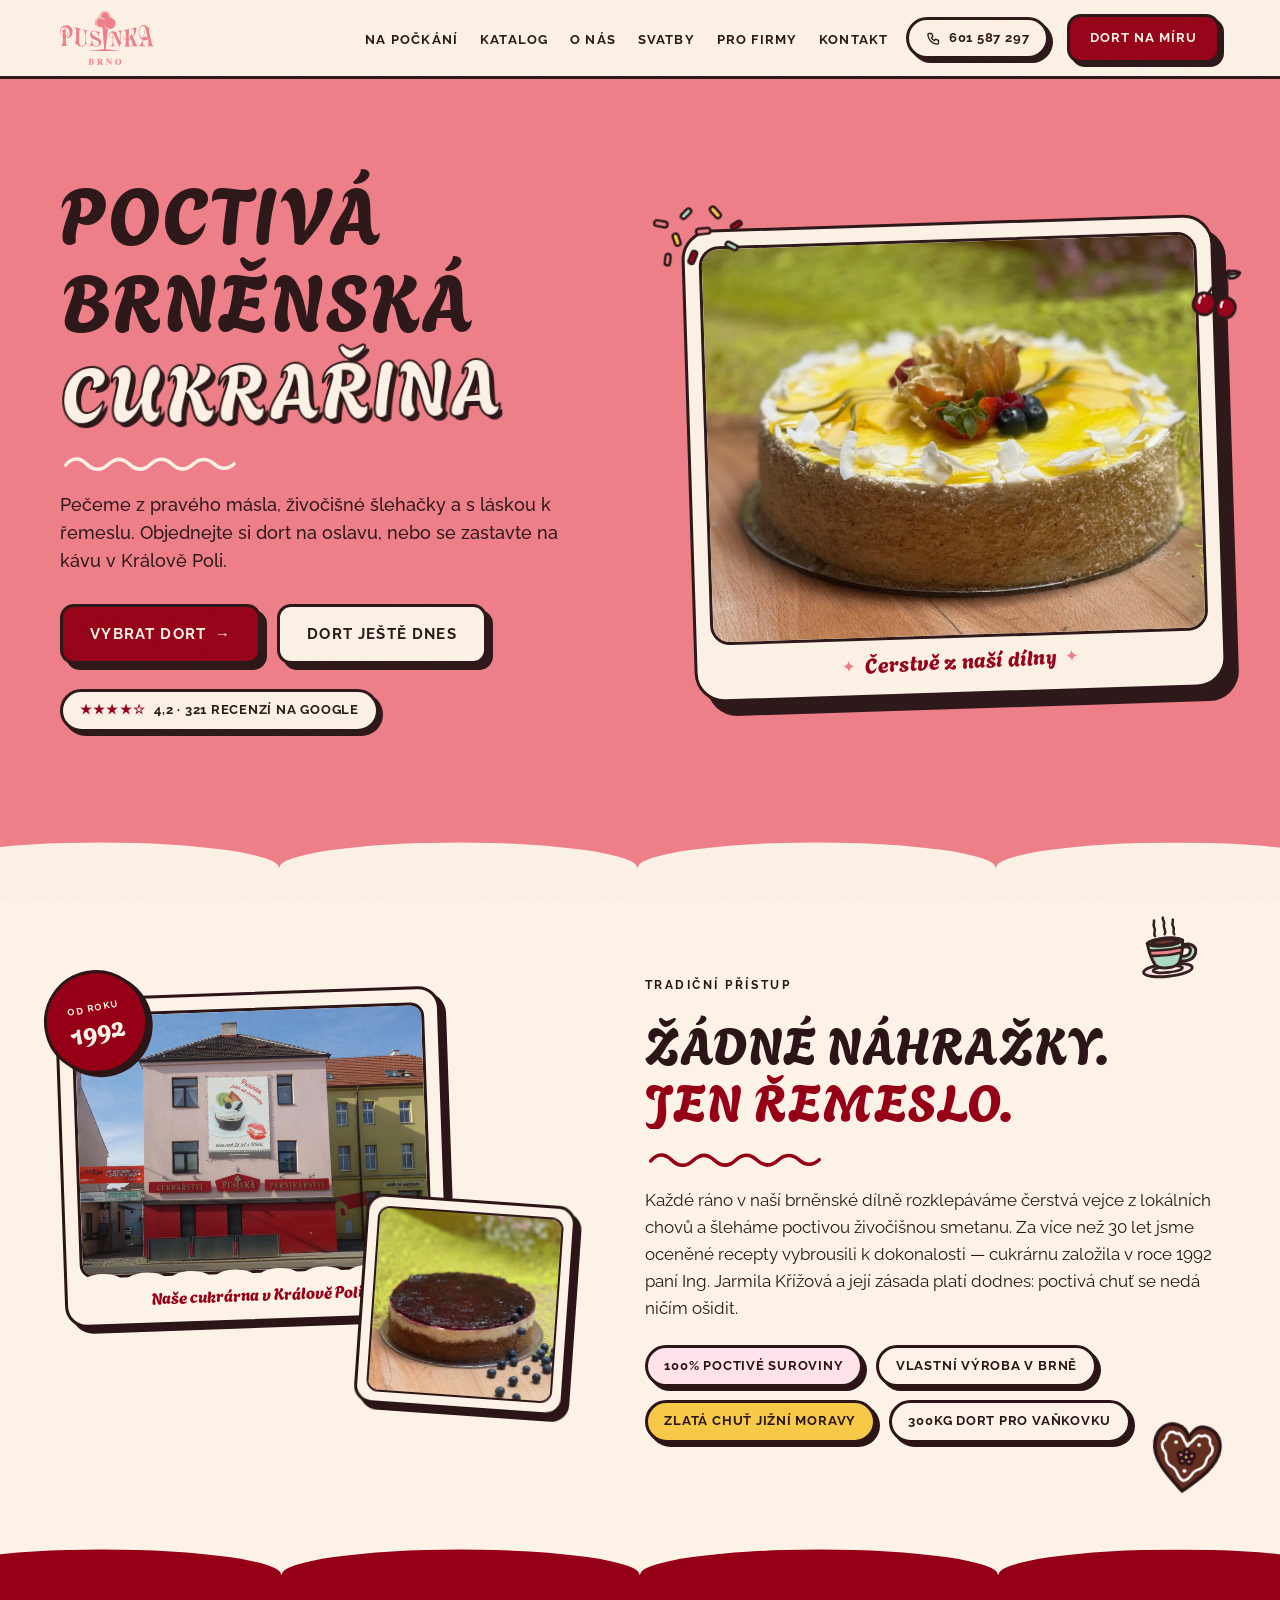
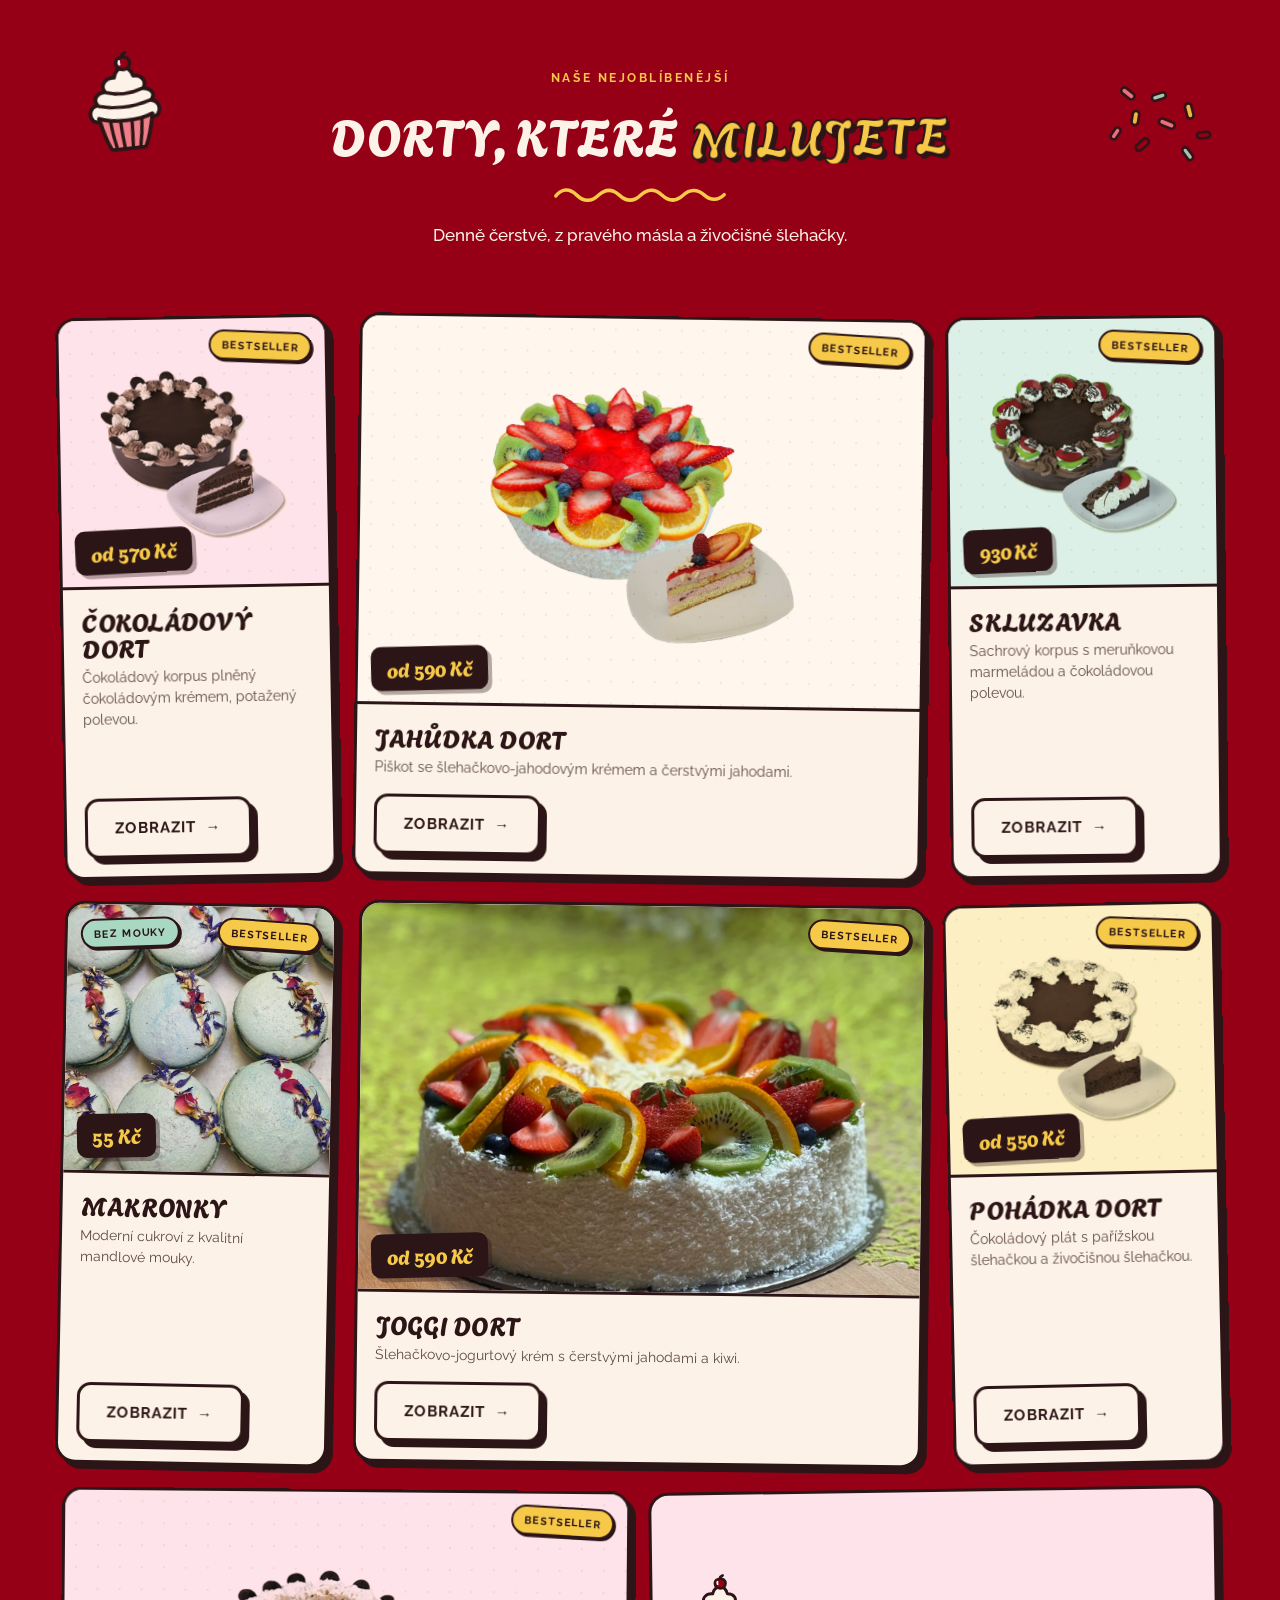
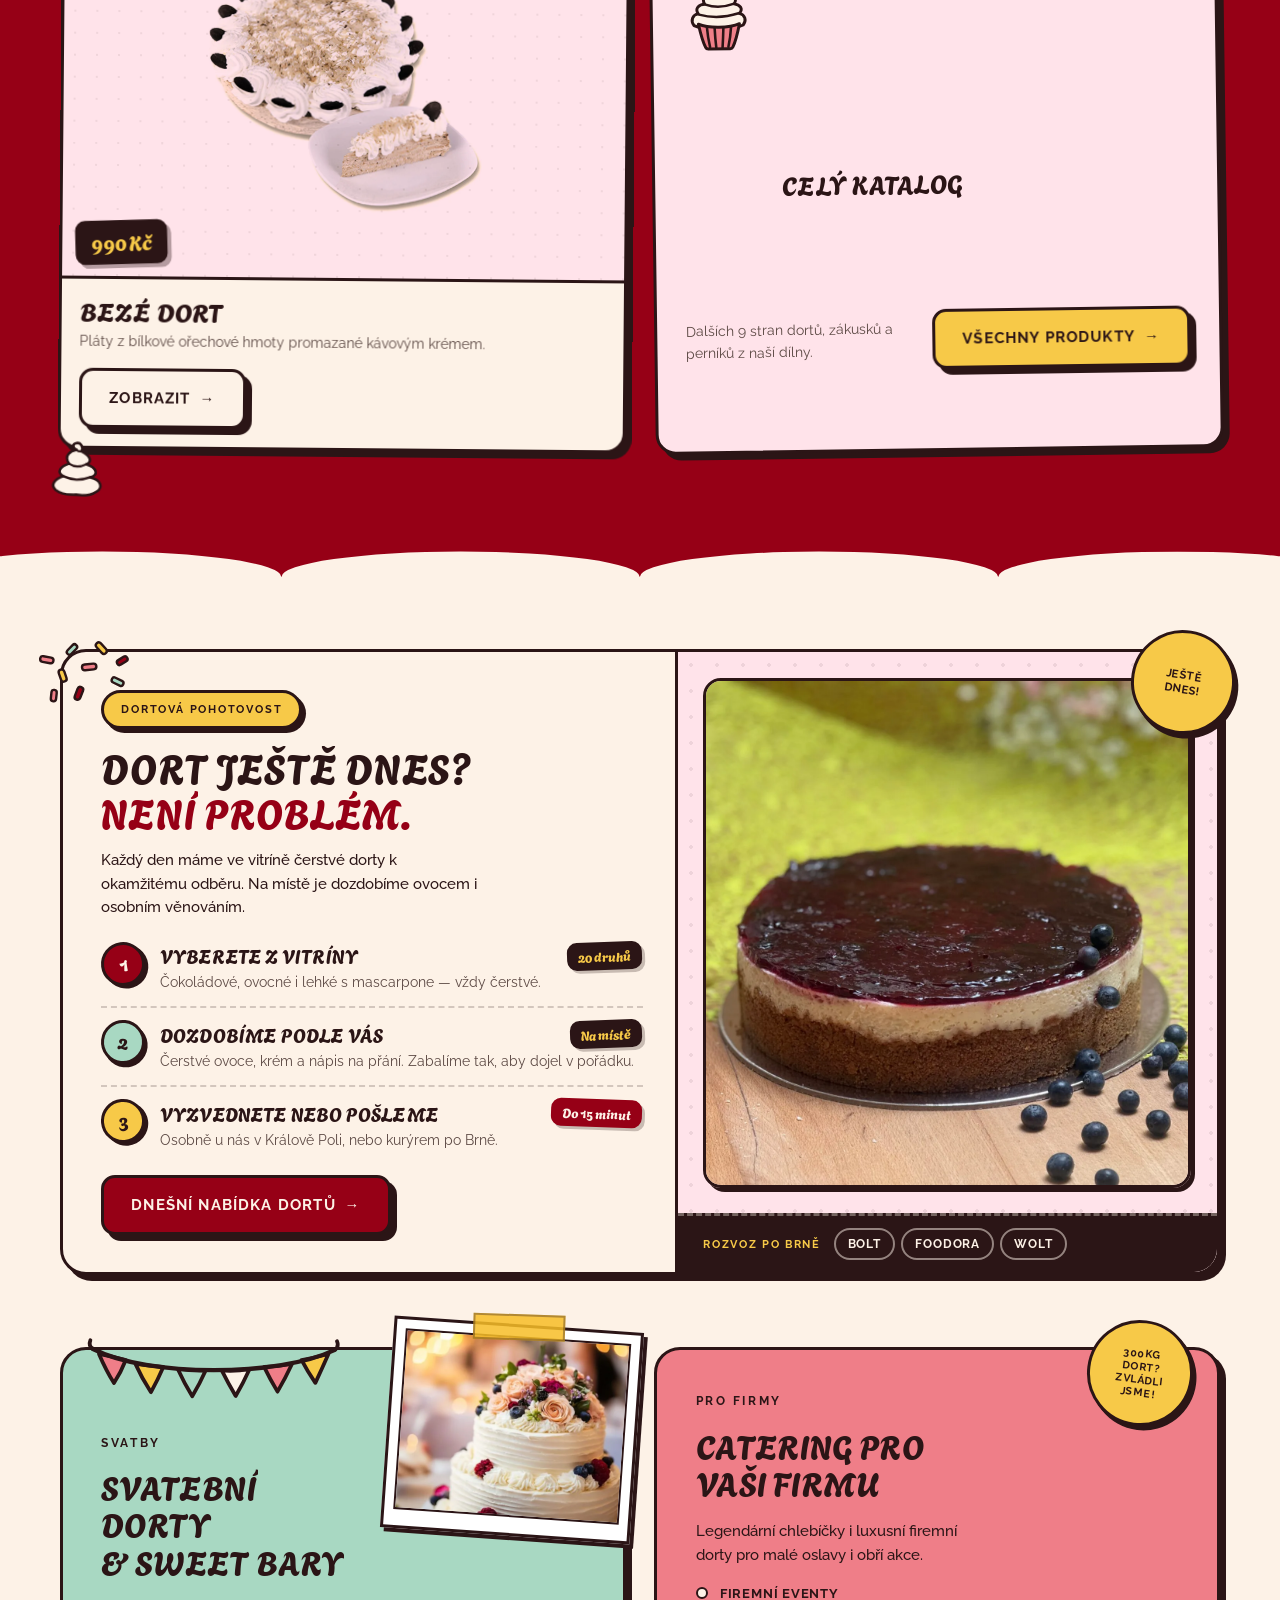
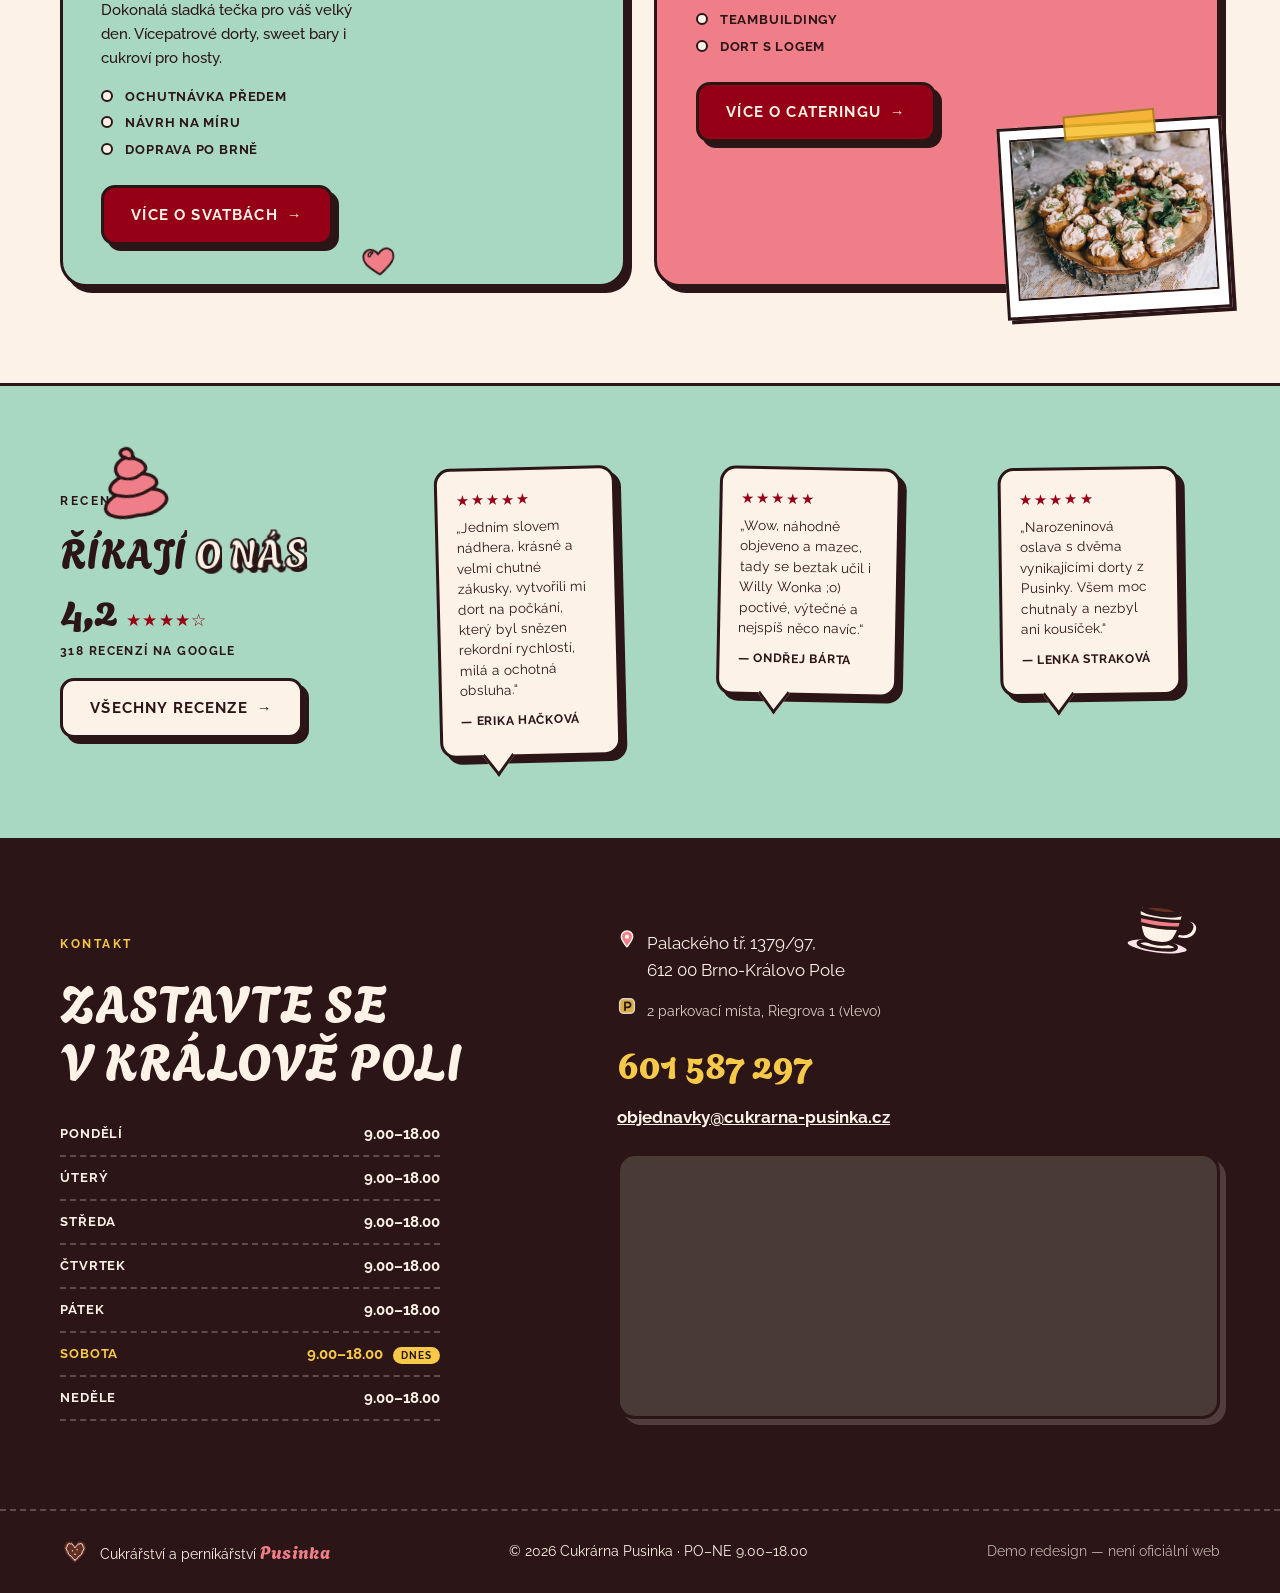
<file: index.html>
<!DOCTYPE html>
<html lang="cs" class="no-js">
<head>
  <meta charset="UTF-8">
  <meta name="viewport" content="width=device-width, initial-scale=1.0">
  <meta name="theme-color" content="#FDF2E7">
  <title>Cukrárna Pusinka Brno — poctivá cukrařina od roku 1992</title>
  <meta name="description" content="Poctivá brněnská cukrařina od roku 1992. Dorty na počkání do 15 minut, svatební dorty, firemní catering. Pravé máslo, živočišná šlehačka. Brno-Královo Pole.">
  <meta name="robots" content="noindex">

  <link rel="icon" href="/images/favicon.ico" sizes="32x32">
  <link rel="icon" type="image/png" sizes="32x32" href="/images/favicon-32x32.png">
  <link rel="icon" type="image/png" sizes="16x16" href="/images/favicon-16x16.png">
  <link rel="icon" type="image/png" sizes="96x96" href="/images/favicon-96x96.png">
  <link rel="apple-touch-icon" sizes="180x180" href="/images/apple-touch-icon.png">

  <meta property="og:type" content="website">
  <meta property="og:locale" content="cs_CZ">
  <meta property="og:title" content="Cukrárna Pusinka Brno — poctivá cukrařina od roku 1992">
  <meta property="og:description" content="Dorty na počkání do 15 minut, svatební dorty, firemní catering. Pravé máslo, živočišná šlehačka. Brno-Královo Pole.">
  <meta property="og:image" content="/images/og.png">
  <meta property="og:image:width" content="1200">
  <meta property="og:image:height" content="630">
  <meta property="og:image:alt" content="Cukrárna Pusinka — poctivá brněnská cukrařina, komiksový plakát s jahodovým dortem">
  <meta name="twitter:card" content="summary_large_image">
  <meta name="twitter:image" content="/images/og.png">

  <link rel="preload" href="fonts/agbalumo-regular.woff2" as="font" type="font/woff2" crossorigin>
  <link rel="preload" href="fonts/raleway-regular.woff2" as="font" type="font/woff2" crossorigin>
  <link rel="preload" href="fonts/raleway-700.woff2" as="font" type="font/woff2" crossorigin>
  <link rel="stylesheet" href="css/styles.css">
  <script>document.documentElement.classList.remove('no-js');</script>
</head>
<body>
  <a class="skip-link" href="#uvod">Přeskočit na obsah</a>

  <svg xmlns="http://www.w3.org/2000/svg" style="display:none" aria-hidden="true">
    <symbol id="i-bunting" viewBox="0 0 240 70"><path d="M13 22.3 Q25.7 24.8 38 28 Q33.5 39.5 27 49.5 Q19.5 37.5 13 22.3 Z" fill="#EF7E88" stroke="#2B1516" stroke-width="3.5" stroke-linecap="round" stroke-linejoin="round"/><path d="M47 31.6 Q60 33.6 73 34.4 Q68 46 61.5 58 Q53 45 47 31.6 Z" fill="#F7C948" stroke="#2B1516" stroke-width="3.5" stroke-linecap="round" stroke-linejoin="round"/><path d="M86.5 36.3 Q99.5 38.2 112.5 37.7 Q107 50 100 61.8 Q92.5 49.5 86.5 36.3 Z" fill="#A8D8C2" stroke="#2B1516" stroke-width="3.5" stroke-linecap="round" stroke-linejoin="round"/><path d="M127.5 37.7 Q140.5 38.8 153.5 36.3 Q147.5 49.5 140.5 61.5 Q133.5 49.8 127.5 37.7 Z" fill="#FDF2E7" stroke="#2B1516" stroke-width="3.5" stroke-linecap="round" stroke-linejoin="round"/><path d="M167 34.4 Q180 34 193 31.7 Q186.8 45 179.5 57.5 Q172.5 45.8 167 34.4 Z" fill="#EF7E88" stroke="#2B1516" stroke-width="3.5" stroke-linecap="round" stroke-linejoin="round"/><path d="M202 28 Q214.5 25.8 227 22.4 Q221 36 214.8 49.3 Q207.5 38.5 202 28 Z" fill="#F7C948" stroke="#2B1516" stroke-width="3.5" stroke-linecap="round" stroke-linejoin="round"/><path d="M7 17.5 C59 44.5 181 43.5 233 18.5" fill="none" stroke="#2B1516" stroke-width="4" stroke-linecap="round" stroke-linejoin="round"/><path d="M7 17.5 Q3 14.5 5 9.5" fill="none" stroke="#2B1516" stroke-width="3.5" stroke-linecap="round" stroke-linejoin="round"/><path d="M233 18.5 Q237 15.5 235 10.5" fill="none" stroke="#2B1516" stroke-width="3.5" stroke-linecap="round" stroke-linejoin="round"/></symbol>
    <symbol id="i-heart" viewBox="0 0 100 100"><path d="M50 30 C45 19.5 32 13 21.5 19 C10.5 25.5 9.5 40.5 17.5 51.5 C25.5 62.5 37.5 71.5 49.5 80.5 C62 71.5 74.5 62 82.5 51 C90.5 40 89 25.5 78.5 19.5 C68 13.5 55.5 20.5 50 30 Z" fill="#EF7E88" stroke="#2B1516" stroke-width="4.5" stroke-linecap="round" stroke-linejoin="round"/><path d="M25 31.5 Q25.4 24 33 22.4 Q38.2 21.5 37 25 Q31.5 26.8 30 32.6 Q26 35.3 25 31.5 Z" fill="#fff" stroke="#2B1516" stroke-width="3.5" stroke-linecap="round" stroke-linejoin="round"/></symbol>
    <symbol id="i-pusinka-cream" viewBox="0 0 100 100"><path d="M18 82 Q30 90 50 88 Q70 91 82 82 C91 76 90 64 71 60 C84 57 82 45 64 40 C74 36 70 26 56 20 C59 13 54 5 46 8 C41 10 42 16 48 18 C39 20 28 27 37 40 C24 45 17 54 29 60 C15 65 9 75 18 82 Z" fill="#FDF2E7" stroke="#2B1516" stroke-width="4" stroke-linecap="round" stroke-linejoin="round"/><path d="M29 60 Q50 69 71 60" fill="none" stroke="#2B1516" stroke-width="3.5" stroke-linecap="round" stroke-linejoin="round"/><path d="M37 40 Q50 48 64 40" fill="none" stroke="#2B1516" stroke-width="3.5" stroke-linecap="round" stroke-linejoin="round"/><path d="M48 18 Q53 22 58 19" fill="none" stroke="#2B1516" stroke-width="3.5" stroke-linecap="round" stroke-linejoin="round"/></symbol>
    <symbol id="i-pusinka-pink" viewBox="0 0 100 100"><path d="M18 82 Q30 90 50 88 Q70 91 82 82 C91 76 90 64 71 60 C84 57 82 45 64 40 C74 36 70 26 56 20 C59 13 54 5 46 8 C41 10 42 16 48 18 C39 20 28 27 37 40 C24 45 17 54 29 60 C15 65 9 75 18 82 Z" fill="#EF7E88" stroke="#2B1516" stroke-width="4" stroke-linecap="round" stroke-linejoin="round"/><path d="M29 60 Q50 69 71 60" fill="none" stroke="#2B1516" stroke-width="3.5" stroke-linecap="round" stroke-linejoin="round"/><path d="M37 40 Q50 48 64 40" fill="none" stroke="#2B1516" stroke-width="3.5" stroke-linecap="round" stroke-linejoin="round"/><path d="M48 18 Q53 22 58 19" fill="none" stroke="#2B1516" stroke-width="3.5" stroke-linecap="round" stroke-linejoin="round"/></symbol>
    <symbol id="i-sprinkles" viewBox="0 0 100 68"><rect x="-7" y="-3" width="14" height="6" rx="3" transform="translate(14 14) rotate(24)" fill="#EF7E88" stroke="#2B1516" stroke-width="2.5" stroke-linejoin="round"/><rect x="-6.5" y="-2.75" width="13" height="5.5" rx="2.75" transform="translate(42 10) rotate(-32)" fill="#A8D8C2" stroke="#2B1516" stroke-width="2.5" stroke-linejoin="round"/><rect x="-7" y="-3" width="14" height="6" rx="3" transform="translate(72 16) rotate(62)" fill="#F7C948" stroke="#2B1516" stroke-width="2.5" stroke-linejoin="round"/><rect x="-6" y="-2.75" width="12" height="5.5" rx="2.75" transform="translate(90 34) rotate(-18)" fill="#960016" stroke="#2B1516" stroke-width="2.5" stroke-linejoin="round"/><rect x="-6.5" y="-3" width="13" height="6" rx="3" transform="translate(26 34) rotate(85)" fill="#F7C948" stroke="#2B1516" stroke-width="2.5" stroke-linejoin="round"/><rect x="-7.5" y="-3" width="15" height="6" rx="3" transform="translate(55 32) rotate(8)" fill="#EF7E88" stroke="#2B1516" stroke-width="2.5" stroke-linejoin="round"/><rect x="-6.5" y="-2.75" width="13" height="5.5" rx="2.75" transform="translate(80 54) rotate(40)" fill="#A8D8C2" stroke="#2B1516" stroke-width="2.5" stroke-linejoin="round"/><rect x="-7" y="-3" width="14" height="6" rx="3" transform="translate(38 56) rotate(-55)" fill="#960016" stroke="#2B1516" stroke-width="2.5" stroke-linejoin="round"/><rect x="-6" y="-2.75" width="12" height="5.5" rx="2.75" transform="translate(12 52) rotate(-70)" fill="#EF7E88" stroke="#2B1516" stroke-width="2.5" stroke-linejoin="round"/></symbol>
    <symbol id="i-cupcake" viewBox="0 0 100 120"><path d="M16,70 C11,63 14,55 22,54 C17,47 23,41 31,41 C26,33 33,26 42,27 Q44,18 52,17 Q60,18 62,27 C71,27 76,34 71,41 C79,42 84,48 78,54 C86,56 88,64 83,70 C74,74 62,75.5 50,75.5 C38,75.5 25,74 16,70 Z" fill="#FDF2E7" stroke="#2B1516" stroke-width="4" stroke-linecap="round" stroke-linejoin="round"/><path d="M23,55 Q49,62.5 77,54" fill="none" stroke="#2B1516" stroke-width="3.5" stroke-linecap="round" stroke-linejoin="round"/><path d="M32,41.5 Q50,48 70,41" fill="none" stroke="#2B1516" stroke-width="3.5" stroke-linecap="round" stroke-linejoin="round"/><path d="M52.5,7 Q51.5,3.5 56,2" fill="none" stroke="#2B1516" stroke-width="3.5" stroke-linecap="round" stroke-linejoin="round"/><path d="M52,6.5 C56.5,6 60,9 59.8,13 C59.6,17.2 56.5,19.8 52.3,19.6 C48,19.4 45,16.6 45.2,12.6 C45.4,8.8 48.2,7 52,6.5 Z" fill="#960016" stroke="#2B1516" stroke-width="3.5" stroke-linecap="round" stroke-linejoin="round"/><path d="M48.8,10.6 Q48.2,12.2 49,13.8" fill="none" stroke="#fff" stroke-width="2.5" stroke-linecap="round"/><path d="M22,68 C24.5,80 27.5,92 31.5,100 Q32.5,102 35,102 L65,102 Q67.5,102 68.5,100 C72.5,92 75.5,80 78,68 C70,71.5 60,72.6 50,72.6 C40,72.6 30,71.5 22,68 Z" fill="#EF7E88" stroke="#2B1516" stroke-width="4" stroke-linecap="round" stroke-linejoin="round"/><path d="M33.5,72 Q34.5,86 37.5,99.5" fill="none" stroke="#2B1516" stroke-width="3.5" stroke-linecap="round"/><path d="M44,73 Q44.5,87 46,100.5" fill="none" stroke="#2B1516" stroke-width="3.5" stroke-linecap="round"/><path d="M56,73 Q55.5,87 54.5,100.5" fill="none" stroke="#2B1516" stroke-width="3.5" stroke-linecap="round"/><path d="M66.5,72 Q65.5,86 62.5,99.5" fill="none" stroke="#2B1516" stroke-width="3.5" stroke-linecap="round"/></symbol>
    <symbol id="i-cherry" viewBox="0 0 100 100"><path d="M53,21 Q52,16 56.5,13" fill="none" stroke="#2B1516" stroke-width="4" stroke-linecap="round" stroke-linejoin="round"/><path d="M53,21 Q43,32 36,56" fill="none" stroke="#2B1516" stroke-width="4" stroke-linecap="round" stroke-linejoin="round"/><path d="M53,21 Q61,36 65,55" fill="none" stroke="#2B1516" stroke-width="4" stroke-linecap="round" stroke-linejoin="round"/><path d="M55,18 Q60,10 72,11.5 Q71.5,21 60.5,24 Q56,23 55,18 Z" fill="#A8D8C2" stroke="#2B1516" stroke-width="4" stroke-linecap="round" stroke-linejoin="round"/><path d="M59,18.5 Q64.5,16 69.5,13.5" fill="none" stroke="#2B1516" stroke-width="3.5" stroke-linecap="round"/><path d="M67,52.5 C76,52.8 81.8,59.5 81,68.5 C80.2,77.5 73.8,83 65.8,82.6 C57.8,82.2 52.2,75.8 53,67.2 C53.8,58.5 58.5,52.2 67,52.5 Z" fill="#960016" stroke="#2B1516" stroke-width="4" stroke-linecap="round" stroke-linejoin="round"/><path d="M35,54.5 C45,53.5 51.5,61 50.8,71 C50,81 43.5,87.5 34,87 C24.5,86.5 18.5,79.5 19.3,70 C20.1,60.8 26,55.3 35,54.5 Z" fill="#960016" stroke="#2B1516" stroke-width="4" stroke-linecap="round" stroke-linejoin="round"/><path d="M27.5,63 Q26,67.5 27.8,71.5" fill="none" stroke="#fff" stroke-width="3.5" stroke-linecap="round"/><path d="M31.5,59.5 L31.9,59.9" fill="none" stroke="#fff" stroke-width="3.5" stroke-linecap="round"/><path d="M60,60.5 Q58.8,64.5 60.4,68" fill="none" stroke="#fff" stroke-width="3.5" stroke-linecap="round"/></symbol>
    <symbol id="i-coffee" viewBox="0 0 100 100"><ellipse cx="50" cy="74.5" rx="33" ry="8.5" fill="#FFE3EA" stroke="#2B1516" stroke-width="4" stroke-linecap="round" stroke-linejoin="round"/><ellipse cx="50" cy="73.5" rx="20" ry="4.2" fill="#FDF2E7" stroke="#2B1516" stroke-width="3.5" stroke-linecap="round" stroke-linejoin="round"/><path d="M70 43.5 C83 39 93 46.5 89.5 55.5 C86.5 63.5 77 66.5 67 63.5 L68.5 57.5 C76 59.5 82 57 83 51.5 C83.8 46.8 78.5 44 71 47.3 Z" fill="#FDF2E7" stroke="#2B1516" stroke-width="4" stroke-linecap="round" stroke-linejoin="round"/><path d="M26 36 C27 46 29.5 58 33.5 65.5 C36.5 70 43 71.5 50 71.5 C57 71.5 63.5 70 66.5 65.5 C70.5 58 73 46 74 36.5 C70 33.2 61 31.4 50 31.4 C39 31.4 29.8 33 26 36 Z" fill="#FDF2E7" stroke="#2B1516" stroke-width="4" stroke-linecap="round" stroke-linejoin="round"/><path d="M27.7 45.3 C39 47.4 61 47.4 72.3 45.5 L71.2 52.8 C58 54.8 42 54.8 28.9 52.9 Z" fill="#EF7E88" stroke="#2B1516" stroke-width="3.5" stroke-linecap="round" stroke-linejoin="round"/><path d="M26 36 C29.8 33 39 31.4 50 31.4 C61 31.4 70 33.2 74 36.5 C70.5 39.8 61 41.6 50 41.6 C39 41.6 29.5 39.6 26 36 Z" fill="#FDF2E7" stroke="#2B1516" stroke-width="4" stroke-linecap="round" stroke-linejoin="round"/><path d="M32 36.2 C35 34.1 42.5 33 50 33 C57.5 33 65 34.3 68 36.4 C65 38.5 57.5 39.7 50 39.7 C42.5 39.7 35 38.3 32 36.2 Z" fill="#642F21" stroke="#2B1516" stroke-width="3.5" stroke-linecap="round" stroke-linejoin="round"/><path d="M37 27 C34 22.5 40 19.5 37 14.5 C35 11 38.6 8.5 37.8 5.5" fill="none" stroke="#2B1516" stroke-width="3.5" stroke-linecap="round" stroke-linejoin="round"/><path d="M51 25.5 C47.5 21 53 17 50.5 12 C48.8 8.5 52.4 6 51.4 3.2" fill="none" stroke="#2B1516" stroke-width="3.5" stroke-linecap="round" stroke-linejoin="round"/><path d="M64 27.5 C61 23.5 66 20.5 63.2 15.8 C61.4 12.5 64.8 10 64 7.2" fill="none" stroke="#2B1516" stroke-width="3.5" stroke-linecap="round" stroke-linejoin="round"/></symbol>
    <symbol id="i-coffee-mint" viewBox="0 0 100 100"><ellipse cx="50" cy="74.5" rx="33" ry="8.5" fill="#FFE3EA" stroke="#2B1516" stroke-width="4" stroke-linecap="round" stroke-linejoin="round"/><ellipse cx="50" cy="73.5" rx="20" ry="4.2" fill="#FDF2E7" stroke="#2B1516" stroke-width="3.5" stroke-linecap="round" stroke-linejoin="round"/><path d="M70 43.5 C83 39 93 46.5 89.5 55.5 C86.5 63.5 77 66.5 67 63.5 L68.5 57.5 C76 59.5 82 57 83 51.5 C83.8 46.8 78.5 44 71 47.3 Z" fill="#A8D8C2" stroke="#2B1516" stroke-width="4" stroke-linecap="round" stroke-linejoin="round"/><path d="M26 36 C27 46 29.5 58 33.5 65.5 C36.5 70 43 71.5 50 71.5 C57 71.5 63.5 70 66.5 65.5 C70.5 58 73 46 74 36.5 C70 33.2 61 31.4 50 31.4 C39 31.4 29.8 33 26 36 Z" fill="#A8D8C2" stroke="#2B1516" stroke-width="4" stroke-linecap="round" stroke-linejoin="round"/><path d="M27.7 45.3 C39 47.4 61 47.4 72.3 45.5 L71.2 52.8 C58 54.8 42 54.8 28.9 52.9 Z" fill="#EF7E88" stroke="#2B1516" stroke-width="3.5" stroke-linecap="round" stroke-linejoin="round"/><path d="M26 36 C29.8 33 39 31.4 50 31.4 C61 31.4 70 33.2 74 36.5 C70.5 39.8 61 41.6 50 41.6 C39 41.6 29.5 39.6 26 36 Z" fill="#A8D8C2" stroke="#2B1516" stroke-width="4" stroke-linecap="round" stroke-linejoin="round"/><path d="M32 36.2 C35 34.1 42.5 33 50 33 C57.5 33 65 34.3 68 36.4 C65 38.5 57.5 39.7 50 39.7 C42.5 39.7 35 38.3 32 36.2 Z" fill="#642F21" stroke="#2B1516" stroke-width="3.5" stroke-linecap="round" stroke-linejoin="round"/><path d="M37.5 27 C34.8 22.8 40.2 19.8 37.6 15 C35.8 11.6 39 9 38.2 6" fill="none" stroke="#2B1516" stroke-width="3.5" stroke-linecap="round" stroke-linejoin="round"/><path d="M50.8 25.8 C54.2 21.2 48.8 17.4 51.2 12.4 C52.8 9 49.4 6.2 50.6 3.4" fill="none" stroke="#2B1516" stroke-width="3.5" stroke-linecap="round" stroke-linejoin="round"/><path d="M63.6 27.5 C60.8 23.8 65.8 20.8 63 16 C61.2 12.8 64.4 10.2 63.6 7.4" fill="none" stroke="#2B1516" stroke-width="3.5" stroke-linecap="round" stroke-linejoin="round"/></symbol>
    <symbol id="i-stand" viewBox="0 0 200 90"><path d="M92.6 35 C94.2 41.5 95.8 44 94.6 46.8 C87.6 49.6 86.8 57.4 93.4 60.4 C95.6 62.6 95.2 66 94.2 69.5 L105.8 69.7 C104.6 66 104.3 62.4 106.4 60.2 C113.2 57.2 112.6 49.4 105.2 46.6 C104.1 43.8 105.6 41.3 107.2 35.2 Z" fill="#FDF2E7" stroke="#2B1516" stroke-width="4" stroke-linecap="round" stroke-linejoin="round"/><path d="M91.8 52.4 C96.6 54.6 103.6 54.6 108.3 52.3" fill="none" stroke="#2B1516" stroke-width="3.5" stroke-linecap="round" stroke-linejoin="round"/><path d="M94.8 65.5 C91.5 73 80.5 76.5 70 79.2 C67.6 80 67.2 82.6 69.6 83.2 C79 85.6 121 85.8 130.6 83 C133 82.3 132.6 79.8 130.2 79 C119.8 76.3 108.8 73 105.4 65.7 C102.4 67.4 97.6 67.3 94.8 65.5 Z" fill="#FDF2E7" stroke="#2B1516" stroke-width="4" stroke-linecap="round" stroke-linejoin="round"/><path d="M72.5 79.6 C86 82.4 114 82.5 127.6 79.5" fill="none" stroke="#2B1516" stroke-width="3.5" stroke-linecap="round" stroke-linejoin="round"/><path d="M22 21.8 Q30.6 40 41.3 31.2 Q51 46.4 60.8 36 Q70.6 49.8 80.6 37.6 Q90.2 51 100.2 37.9 Q110 51.2 119.6 37.4 Q129.4 50 139.2 36.2 Q149 46 158.7 31.4 Q169.4 40.4 178 21.9 Q100 27 22 21.8 Z" fill="#FDF2E7" stroke="#2B1516" stroke-width="4" stroke-linecap="round" stroke-linejoin="round"/><circle cx="31.6" cy="38.2" r="2" fill="#2B1516" stroke="#2B1516" stroke-width="1"/><circle cx="70.9" cy="47.6" r="2" fill="#2B1516" stroke="#2B1516" stroke-width="1"/><circle cx="129.4" cy="47.4" r="2" fill="#2B1516" stroke="#2B1516" stroke-width="1"/><circle cx="168.3" cy="38.5" r="2" fill="#2B1516" stroke="#2B1516" stroke-width="1"/><path d="M21 20.6 C22.2 14.2 55 10.6 99.5 10.9 C143 10.5 177.4 14.4 179 20.2 C177.8 26.4 144 29.8 100.5 29.5 C57 29.9 22.4 26.6 21 20.6 Z" fill="#FDF2E7" stroke="#2B1516" stroke-width="4" stroke-linecap="round" stroke-linejoin="round"/><path d="M40.5 20 C42 15.6 68 14.3 100 14.5 C131 14.2 158 15.8 159.5 19.7 C158.2 23.9 132 25.4 100.4 25.2 C69 25.5 42 24 40.5 20 Z" fill="#fff" stroke="#2B1516" stroke-width="3.5" stroke-linecap="round" stroke-linejoin="round"/></symbol>
    <symbol id="i-gingerbread" viewBox="0 0 100 100"><path d="M50 89 C34 75 11.5 57.5 12 35.5 C12.3 20.5 23.5 11.2 35 13 C43.8 14.4 48.6 21 50.4 27.2 C52.6 20.6 58.4 12.2 67 12.6 C78.5 13.1 88.6 21.5 88 36.5 C87.1 57 66 74.5 50 89 Z" fill="#642F21" stroke="#2B1516" stroke-width="4" stroke-linecap="round" stroke-linejoin="round"/><path d="M50 77 Q45.6 75.7 42 69.5 Q39 63.4 33.5 61.5 Q28 58.4 27 53 Q27.3 48 22.5 43.5 Q19.6 38 21.5 34 Q25.4 31.6 25 26.5 Q26.5 22.3 31.5 21.8 Q36.3 24.4 38.5 22.8 Q40.3 22.8 44 27.5 Q46.6 32.7 48 33 Q48.6 35.5 50 36.5 Q51.4 35.5 52 33 Q53.9 32.7 57 27.5 Q60.8 22.9 62.5 22.8 Q64.4 24.4 69 21.8 Q74 22.4 75.5 26.5 Q75 31.6 78.8 34 Q80.8 38 78 43.5 Q73.3 48.1 73.5 53 Q72.5 58.4 67 61.5 Q61.4 63.4 58.5 69.5 Q54.7 75.7 50 77" fill="none" stroke="#fff" stroke-width="3" stroke-linecap="round" stroke-linejoin="round"/><path d="M47.2 45.7 C45.3 38.7 54.6 38.1 53 45.4 C60.2 40.7 63.3 50.2 54.9 51.1 C61 53.7 54.3 61.3 50.1 54.7 C45.4 61.2 39 53.6 45.3 51.2 C36.8 50.1 40 40.6 47.2 45.7 Z" fill="#EF7E88" stroke="#2B1516" stroke-width="3.5" stroke-linecap="round" stroke-linejoin="round"/><path d="M50.2 46.3 C52.9 46.4 53.8 48 53.5 49.8 C53.2 51.8 51.5 52.9 49.6 52.7 C47.6 52.5 46.6 51.1 46.7 49.2 C46.8 47.3 48.3 46.2 50.2 46.3 Z" fill="#F7C948" stroke="#2B1516" stroke-width="3.5" stroke-linecap="round" stroke-linejoin="round"/><ellipse cx="36.5" cy="33.5" rx="2.2" ry="2.1" fill="#fff"/><ellipse cx="63.5" cy="33.5" rx="2.1" ry="2.2" fill="#fff"/><ellipse cx="50" cy="65.5" rx="2.3" ry="2.2" fill="#fff"/></symbol>
    <symbol id="i-gingerbread-plain" viewBox="0 0 100 100"><path d="M50 89 C34 75 11.5 57.5 12 35.5 C12.3 20.5 23.5 11.2 35 13 C43.8 14.4 48.6 21 50.4 27.2 C52.6 20.6 58.4 12.2 67 12.6 C78.5 13.1 88.6 21.5 88 36.5 C87.1 57 66 74.5 50 89 Z" fill="#642F21" stroke="#2B1516" stroke-width="4" stroke-linecap="round" stroke-linejoin="round"/><path d="M50 77 Q45.6 75.7 42 69.5 Q39 63.4 33.5 61.5 Q28 58.4 27 53 Q27.3 48 22.5 43.5 Q19.6 38 21.5 34 Q25.4 31.6 25 26.5 Q26.5 22.3 31.5 21.8 Q36.3 24.4 38.5 22.8 Q40.3 22.8 44 27.5 Q46.6 32.7 48 33 Q48.6 35.5 50 36.5 Q51.4 35.5 52 33 Q53.9 32.7 57 27.5 Q60.8 22.9 62.5 22.8 Q64.4 24.4 69 21.8 Q74 22.4 75.5 26.5 Q75 31.6 78.8 34 Q80.8 38 78 43.5 Q73.3 48.1 73.5 53 Q72.5 58.4 67 61.5 Q61.4 63.4 58.5 69.5 Q54.7 75.7 50 77" fill="none" stroke="#fff" stroke-width="3" stroke-linecap="round" stroke-linejoin="round"/><ellipse cx="41.5" cy="46" rx="2.4" ry="2.2" fill="#fff"/><ellipse cx="57" cy="42.5" rx="2.1" ry="2.3" fill="#fff"/><ellipse cx="50" cy="57.5" rx="2.5" ry="2.3" fill="#fff"/></symbol>
    <symbol id="i-macaron" viewBox="0 0 100 78"><path d="M11.5 36.5 C9.3 40.2 9.6 44.3 12.4 47.6 C37 50.3 63 50.1 87.6 47.2 C90.4 43.7 90.5 39.6 88.2 36.2 C62.5 32.8 37.5 33 11.5 36.5 Z" fill="#FDF2E7" stroke="#2B1516" stroke-width="4" stroke-linecap="round" stroke-linejoin="round"/><path d="M13 34 C12 15.5 32.5 6.8 50.5 7 C68.5 6.7 88.5 15.8 87 34.2 Q83.2 39.6 78.8 34.6 Q74.6 39.1 70.2 34.3 Q65.5 39.4 61 34.5 Q56.4 38.9 51.6 34.2 Q46.6 39.5 42 34.6 Q37.4 38.8 32.8 34.3 Q28.2 39.2 23.6 34.6 Q18.6 38.6 13 34 Z" fill="#EF7E88" stroke="#2B1516" stroke-width="4" stroke-linecap="round" stroke-linejoin="round"/><path d="M16.5 50 Q20.6 45.8 24.9 49.8 Q29.2 45.6 33.6 49.5 Q38 45.9 42.7 49.3 Q47.2 45.5 51.8 49.4 Q56.2 45.8 60.8 49.2 Q65.2 45.4 69.6 49.5 Q73.8 46 78.1 49.3 Q81.4 46.3 83.8 49.8 C86.2 61.5 73.5 70.8 50.5 71 C27 71.2 13.8 62 16.5 50 Z" fill="#EF7E88" stroke="#2B1516" stroke-width="4" stroke-linecap="round" stroke-linejoin="round"/></symbol>
  </svg>


  <header class="site-header" id="top">
    <div class="container bar">
      <a class="brand" href="/" aria-label="Cukrárna Pusinka — úvodní stránka">
        <img src="images/logo-pusinka.svg" alt="Logo Cukrárna Pusinka" width="94" height="54">
      </a>
      <nav class="site-nav" aria-label="Hlavní navigace">
        <ul>
          <li><a href="/404">Na počkání</a></li>
          <li><a href="/404">Katalog</a></li>
          <li><a href="#tradice">O nás</a></li>
          <li><a href="#sluzby">Svatby</a></li>
          <li><a href="#sluzby">Pro firmy</a></li>
          <li><a href="#kontakt">Kontakt</a></li>
        </ul>
      </nav>
      <a class="chip phone-chip" href="tel:+420601587297">
        <svg width="15" height="15" viewBox="0 0 24 24" fill="none" aria-hidden="true"><path d="M5 4h4l2 5-2.5 1.5a11 11 0 0 0 5 5L15 13l5 2v4a2 2 0 0 1-2 2A16 16 0 0 1 3 6a2 2 0 0 1 2-2Z" stroke="currentColor" stroke-width="2.2" stroke-linejoin="round"/></svg>
        601 587 297
      </a>
      <a class="btn btn--cherry header-cta" href="/404">Dort na míru</a>
      <button class="burger" aria-expanded="false" aria-controls="m-menu" aria-label="Otevřít menu">
        <span></span><span></span><span></span>
      </button>
    </div>
  </header>

  <nav class="m-menu" id="m-menu" aria-label="Mobilní navigace">
    <a href="/404">Na počkání</a>
    <a href="/404">Katalog</a>
    <a href="#tradice">O nás</a>
    <a href="#sluzby">Svatby</a>
    <a href="#sluzby">Pro firmy</a>
    <a href="#kontakt">Kontakt</a>
    <a class="m-phone" href="tel:+420601587297">☎ 601 587 297</a>
  </nav>

  <main id="main">
    <section id="uvod" class="hero dots" aria-label="Úvod">
      <div class="container hero-grid">
        <div class="hero-copy">
          <h1>Poctivá brněnská<br><span class="outline-word">cukrařina</span></h1>
          <span class="squiggle squiggle--hero" aria-hidden="true"><svg viewBox="0 0 220 24" preserveAspectRatio="none"><path class="sq-path" d="M7 13 C15 4.5 24 4.6 32.5 12 C41 19.4 50.5 19.8 59 12.5 C67 5.6 76 5 84.5 12 C93 19 102 19.6 110.5 12.4 C118.5 5.6 128 4.8 136.5 11.8 C145 18.8 154 19.4 162.5 12.4 C170.5 5.8 180 5.4 188.5 12 C196 17.9 205 18.6 213 11.6" fill="none" stroke="#FDF2E7" stroke-width="4" stroke-linecap="round"/></svg></span>
          <p class="hero-sub">Pečeme z pravého másla, živočišné šlehačky a s láskou k řemeslu. Objednejte si dort na oslavu, nebo se zastavte na kávu v Králově Poli.</p>
          <p class="hero-ctas">
            <a class="btn btn--cherry" href="/404">Vybrat dort <span class="arr">→</span></a>
            <a class="btn btn--cream" href="/404">Dort ještě dnes</a>
          </p>
          <p><a class="chip trust-chip" href="/404"><b class="stars">★★★★☆</b> 4,2 · 321 recenzí na Google</a></p>
        </div>
        <div class="hero-stage">
          <figure class="hero-frame">
            <img src="images/real-pockani.webp" alt="Dort s mangovou polevou a čerstvým ovocem z cukrárny Pusinka" width="1300" height="1300" fetchpriority="high">
            <figcaption class="hero-tag">Čerstvě z naší dílny</figcaption>
          </figure>
          <span class="deco float-deco hero-sprinkles-1" aria-hidden="true"><svg><use href="#i-sprinkles"/></svg></span>
          <span class="deco float-deco hero-cherry" aria-hidden="true"><svg><use href="#i-cherry"/></svg></span>
          <span class="spark spark-1" aria-hidden="true">✦</span>
        </div>
      </div>
    </section>
    <div class="divider" style="background: var(--pink);" aria-hidden="true">
      <svg viewBox="0 0 120 26" preserveAspectRatio="none"><path d="M0 26 A 15 22 0 0 1 30 26 A 15 22 0 0 1 60 26 A 15 22 0 0 1 90 26 A 15 22 0 0 1 120 26 Z" fill="#FDF2E7"/></svg>
    </div>

    <section id="tradice" class="story" aria-label="Tradiční přístup">
      <div class="container story-grid">
        <div class="story-stage">
          <figure class="lace-frame anim-img">
            <img src="images/story-shop.webp" alt="Budova cukrárny Pusinka v Brně-Králově Poli" loading="lazy" width="1300" height="1107">
            <span class="lace-edge" aria-hidden="true"><svg viewBox="0 0 120 14" preserveAspectRatio="none"><path d="M0 14 A 7.5 11 0 0 1 15 14 A 7.5 11 0 0 1 30 14 A 7.5 11 0 0 1 45 14 A 7.5 11 0 0 1 60 14 A 7.5 11 0 0 1 75 14 A 7.5 11 0 0 1 90 14 A 7.5 11 0 0 1 105 14 A 7.5 11 0 0 1 120 14 Z" fill="#FDF2E7"/></svg></span>
            <figcaption>Naše cukrárna v Králově Poli</figcaption>
          </figure>
          <figure class="inset-frame anim-img">
            <img src="images/real-karmelka.webp" alt="Dort z naší dílny" loading="lazy" width="1300" height="1300">
          </figure>
          <span class="seal" aria-hidden="true"><b>1992</b><i>od roku</i></span>
        </div>
        <div class="story-copy">
          <p class="rev" style="--d:0s"><span class="eyebrow">Tradiční přístup</span></p>
          <h2 class="anim-head">Žádné náhražky.<br><span class="accent-cherry">Jen řemeslo.</span></h2>
          <span class="squiggle rev" style="--d:.1s" aria-hidden="true"><svg viewBox="0 0 220 24" preserveAspectRatio="none"><path class="sq-path" d="M7 13 C15 4.5 24 4.6 32.5 12 C41 19.4 50.5 19.8 59 12.5 C67 5.6 76 5 84.5 12 C93 19 102 19.6 110.5 12.4 C118.5 5.6 128 4.8 136.5 11.8 C145 18.8 154 19.4 162.5 12.4 C170.5 5.8 180 5.4 188.5 12 C196 17.9 205 18.6 213 11.6" fill="none" stroke="#960016" stroke-width="4" stroke-linecap="round"/></svg></span>
          <p class="rev" style="--d:.12s">Každé ráno v naší brněnské dílně rozklepáváme čerstvá vejce z lokálních chovů a šleháme poctivou živočišnou smetanu. Za více než 30 let jsme oceněné recepty vybrousili k dokonalosti — cukrárnu založila v roce 1992 paní Ing. Jarmila Křížová a její zásada platí dodnes: poctivá chuť se nedá ničím ošidit.</p>
          <ul class="chip-list" data-pop="li">
            <li><span class="chip chip--pink">100% poctivé suroviny</span></li>
            <li><span class="chip">Vlastní výroba v Brně</span></li>
            <li><span class="chip chip--butter">Zlatá chuť jižní Moravy</span></li>
            <li><span class="chip">300kg dort pro Vaňkovku</span></li>
          </ul>
        </div>
      </div>
      <span class="deco float-deco story-gingerbread" aria-hidden="true"><svg><use href="#i-gingerbread"/></svg></span>
      <span class="deco story-coffee" aria-hidden="true"><svg><use href="#i-coffee-mint"/></svg></span>
    </section>

    <div class="divider" style="background: var(--cream);" aria-hidden="true">
      <svg viewBox="0 0 120 26" preserveAspectRatio="none"><path d="M0 26 A 15 22 0 0 1 30 26 A 15 22 0 0 1 60 26 A 15 22 0 0 1 90 26 A 15 22 0 0 1 120 26 Z" fill="#960016"/></svg>
    </div>

    <section id="bestsellery" class="bestsellers" aria-label="Nejprodávanější dorty">
      <span class="deco float-deco best-cupcake" aria-hidden="true"><svg><use href="#i-cupcake"/></svg></span>
      <span class="deco best-sprinkles" aria-hidden="true"><svg><use href="#i-sprinkles"/></svg></span>
      <span class="deco float-deco best-pusinka" aria-hidden="true"><svg><use href="#i-pusinka-cream"/></svg></span>
      <div class="container">
        <div class="sec-head rev">
          <p><span class="eyebrow on-dark">Naše nejoblíbenější</span></p>
          <h2 class="on-dark anim-head">Dorty, které <span class="outline-word outline-butter">milujete</span></h2>
          <span class="squiggle squiggle--center" aria-hidden="true"><svg viewBox="0 0 220 24" preserveAspectRatio="none"><path class="sq-path" d="M7 13 C15 4.5 24 4.6 32.5 12 C41 19.4 50.5 19.8 59 12.5 C67 5.6 76 5 84.5 12 C93 19 102 19.6 110.5 12.4 C118.5 5.6 128 4.8 136.5 11.8 C145 18.8 154 19.4 162.5 12.4 C170.5 5.8 180 5.4 188.5 12 C196 17.9 205 18.6 213 11.6" fill="none" stroke="#F7C948" stroke-width="4" stroke-linecap="round"/></svg></span>
          <p class="sec-sub on-dark">Denně čerstvé, z pravého másla a živočišné šlehačky.</p>
        </div>
        <div class="cards" data-stagger=".pcard">
          <article class="pcard" style="--tilt:-1deg">
            <div class="pcard-media pcard-media--cut tint-pink">
              <img src="images/big-cokoladovy.webp" alt="Čokoládový dort" loading="lazy" width="1200" height="1200">
              <span class="flag">Bestseller</span>
              <span class="plate pcard-price">od 570 Kč</span>
            </div>
            <div class="pcard-body">
              <h3>Čokoládový dort</h3>
              <p>Čokoládový korpus plněný čokoládovým krémem, potažený polevou.</p>
              <a class="btn btn--cream btn-sm" href="/404">Zobrazit <span class="arr">→</span></a>
            </div>
          </article>
          <article class="pcard pcard--big" style="--tilt:0.8deg">
            <div class="pcard-media pcard-media--cut tint-cream">
              <img src="images/big-jahudka.webp" alt="Jahůdka dort" loading="lazy" width="1200" height="1200">
              <span class="flag">Bestseller</span>
              <span class="plate pcard-price">od 590 Kč</span>
            </div>
            <div class="pcard-body">
              <h3>Jahůdka dort</h3>
              <p>Piškot se šlehačkovo-jahodovým krémem a čerstvými jahodami.</p>
              <a class="btn btn--cream btn-sm" href="/404">Zobrazit <span class="arr">→</span></a>
            </div>
          </article>
          <article class="pcard" style="--tilt:-0.6deg">
            <div class="pcard-media pcard-media--cut tint-pist">
              <img src="images/big-skluzavka.webp" alt="Skluzavka" loading="lazy" width="1200" height="1200">
              <span class="flag">Bestseller</span>
              <span class="plate pcard-price">930 Kč</span>
            </div>
            <div class="pcard-body">
              <h3>Skluzavka</h3>
              <p>Sachrový korpus s meruňkovou marmeládou a čokoládovou polevou.</p>
              <a class="btn btn--cream btn-sm" href="/404">Zobrazit <span class="arr">→</span></a>
            </div>
          </article>
          <article class="pcard" style="--tilt:1.1deg">
            <div class="pcard-media">
              <img src="images/big-makronky.webp" alt="Makronky" loading="lazy" width="1200" height="1200">
              <span class="flag">Bestseller</span>
              <span class="flag flag--second">Bez mouky</span>
              <span class="plate pcard-price">55 Kč</span>
            </div>
            <div class="pcard-body">
              <h3>Makronky</h3>
              <p>Moderní cukroví z kvalitní mandlové mouky.</p>
              <a class="btn btn--cream btn-sm" href="/404">Zobrazit <span class="arr">→</span></a>
            </div>
          </article>
          <article class="pcard pcard--big" style="--tilt:0.7deg">
            <div class="pcard-media">
              <img src="images/big-joggi.webp" alt="Joggi dort" loading="lazy" width="1200" height="1200">
              <span class="flag">Bestseller</span>
              <span class="plate pcard-price">od 590 Kč</span>
            </div>
            <div class="pcard-body">
              <h3>Joggi dort</h3>
              <p>Šlehačkovo-jogurtový krém s čerstvými jahodami a kiwi.</p>
              <a class="btn btn--cream btn-sm" href="/404">Zobrazit <span class="arr">→</span></a>
            </div>
          </article>
          <article class="pcard has-egg" style="--tilt:-1.2deg">
            <div class="pcard-media pcard-media--cut tint-butter">
              <img src="images/cake-pohadka.webp" alt="Pohádka dort" loading="lazy" width="1200" height="1200">
              <span class="flag">Bestseller</span>
              <span class="plate pcard-price">od 550 Kč</span>
            </div>
            <div class="pcard-body">
              <h3>Pohádka dort</h3>
              <p>Čokoládový plát s pařížskou šlehačkou a živočišnou šlehačkou.</p>
              <a class="btn btn--cream btn-sm" href="/404">Zobrazit <span class="arr">→</span></a>
            </div>
            <span class="bubble egg" aria-hidden="true">Přes léto na dotaz! ☎ 601 587 297</span>
          </article>
          <article class="pcard pcard--big" style="--tilt:0.5deg">
            <div class="pcard-media pcard-media--cut tint-pink">
              <img src="images/big-beze.webp" alt="Bezé dort" loading="lazy" width="1200" height="1200">
              <span class="flag">Bestseller</span>
              <span class="plate pcard-price">990 Kč</span>
            </div>
            <div class="pcard-body">
              <h3>Bezé dort</h3>
              <p>Pláty z bílkové ořechové hmoty promazané kávovým krémem.</p>
              <a class="btn btn--cream btn-sm" href="/404">Zobrazit <span class="arr">→</span></a>
            </div>
          </article>
          <a class="pcard pcard--more" href="/404" style="--tilt:-.8deg">
            <span class="more-ico" aria-hidden="true"><svg><use href="#i-cupcake"/></svg></span>
            <h3>Celý katalog</h3>
            <p>Dalších 9 stran dortů, zákusků a perníků z naší dílny.</p>
            <span class="btn btn--butter btn-sm">Všechny produkty <span class="arr">→</span></span>
          </a>
        </div>
      </div>
    </section>
    <div class="divider" style="background: var(--cherry);" aria-hidden="true">
      <svg viewBox="0 0 120 26" preserveAspectRatio="none"><path d="M0 26 A 15 22 0 0 1 30 26 A 15 22 0 0 1 60 26 A 15 22 0 0 1 90 26 A 15 22 0 0 1 120 26 Z" fill="#FDF2E7"/></svg>
    </div>

    <section id="na-pockani" class="express" aria-labelledby="pockani-title">
      <div class="container">
        <div class="xp-panel">
          <span class="deco xp-deco-sprinkles" aria-hidden="true"><svg><use href="#i-sprinkles"/></svg></span>

          <div class="xp-copy">
            <p class="anim-up"><span class="chip chip--butter xp-kicker">Dortová pohotovost</span></p>
            <h2 id="pockani-title" class="xp-title anim-head">Dort ještě dnes? <span class="accent-cherry">Není problém.</span></h2>
            <p class="xp-lead anim-up" data-delay=".08">Každý den máme ve vitríně čerstvé dorty k okamžitému odběru. Na místě je dozdobíme ovocem i osobním věnováním.</p>

            <ol class="xp-steps" data-stagger=".xp-step">
              <li class="xp-step">
                <span class="xp-num xp-num--1" aria-hidden="true">1</span>
                <div class="xp-step-body">
                  <div class="xp-step-head">
                    <h3>Vyberete z vitríny</h3>
                    <span class="plate xp-plate">20 druhů</span>
                  </div>
                  <p>Čokoládové, ovocné i lehké s mascarpone — vždy čerstvé.</p>
                </div>
              </li>
              <li class="xp-step">
                <span class="xp-num xp-num--2" aria-hidden="true">2</span>
                <div class="xp-step-body">
                  <div class="xp-step-head">
                    <h3>Dozdobíme podle vás</h3>
                    <span class="plate xp-plate">Na místě</span>
                  </div>
                  <p>Čerstvé ovoce, krém a nápis na přání. Zabalíme tak, aby dojel v pořádku.</p>
                </div>
              </li>
              <li class="xp-step">
                <span class="xp-num xp-num--3" aria-hidden="true">3</span>
                <div class="xp-step-body">
                  <div class="xp-step-head">
                    <h3>Vyzvednete nebo pošleme</h3>
                    <span class="plate xp-plate xp-plate--hot">Do 15 minut</span>
                  </div>
                  <p>Osobně u nás v Králově Poli, nebo kurýrem po Brně.</p>
                </div>
              </li>
            </ol>

            <p class="xp-action"><a class="btn btn--cherry" href="/404">Dnešní nabídka dortů <span class="arr">→</span></a></p>
          </div>

          <figure class="xp-media dots">
            <span class="badge-circle xp-sticker" aria-hidden="true">Ještě dnes!</span>
            <div class="xp-photo">
              <div class="xp-photo-clip anim-img">
                <img src="images/real-karmelka.webp" alt="Borůvkový cheesecake připravený k okamžitému odběru" width="1300" height="1300" loading="lazy" decoding="async">
              </div>
            </div>
            <div class="xp-strip">
              <span class="xp-strip-label">Rozvoz po Brně</span>
              <ul class="xp-couriers" data-pop="li">
                <li>Bolt</li>
                <li>Foodora</li>
                <li>Wolt</li>
              </ul>
            </div>
          </figure>
        </div>
      </div>
    </section>

    <section id="sluzby" class="services" aria-label="Svatby a firemní catering">
      <div class="container services-grid">
        <article class="pbanner pbanner--pistachio rev" style="--d:0s">
          <span class="pbanner-deco deco-bunting" aria-hidden="true"><svg><use href="#i-bunting"/></svg></span>
          <div class="pbanner-copy">
            <p><span class="eyebrow">Svatby</span></p>
            <h2 class="anim-head">Svatební dorty<br>&amp; sweet bary</h2>
            <p>Dokonalá sladká tečka pro váš velký den. Vícepatrové dorty, sweet bary i cukroví pro hosty.</p>
            <ul class="pb-list" data-pop="li">
              <li>Ochutnávka předem</li>
              <li>Návrh na míru</li>
              <li>Doprava po Brně</li>
            </ul>
            <a class="btn btn--cherry" href="/404">Více o svatbách <span class="arr">→</span></a>
          </div>
          <figure class="pbanner-photo" aria-hidden="true">
            <img src="images/promo-svatby.webp" alt="" loading="lazy" width="768" height="430">
          </figure>
          <span class="pbanner-deco deco-heart float-deco" aria-hidden="true"><svg><use href="#i-heart"/></svg></span>
        </article>
        <article class="pbanner pbanner--pink rev" style="--d:.1s">
          <div class="pbanner-copy">
            <p><span class="eyebrow">Pro firmy</span></p>
            <h2 class="anim-head">Catering pro<br>vaši firmu</h2>
            <p>Legendární chlebíčky i luxusní firemní dorty pro malé oslavy i obří akce.</p>
            <ul class="pb-list" data-pop="li">
              <li>Firemní eventy</li>
              <li>Teambuildingy</li>
              <li>Dort s logem</li>
            </ul>
            <a class="btn btn--cherry" href="/404">Více o cateringu <span class="arr">→</span></a>
          </div>
          <figure class="pbanner-photo pbanner-photo--alt" aria-hidden="true">
            <img src="images/promo-firmy.webp" alt="" loading="lazy" width="768" height="512">
          </figure>
          <span class="badge-circle sticker-300" aria-hidden="true">300kg dort?<br>Zvládli jsme!</span>
        </article>
      </div>
    </section>
    <section id="recenze" class="reviews" aria-label="Recenze">
      <span class="deco float-deco rev-pusinka" aria-hidden="true"><svg><use href="#i-pusinka-pink"/></svg></span>
      <div class="container reviews-grid">
        <div class="reviews-aside rev">
          <p><span class="eyebrow">Recenze</span></p>
          <h2 class="anim-head">Říkají <span class="outline-word outline-cream">o nás</span></h2>
          <p class="reviews-score"><b data-count="4.2" aria-label="Hodnocení 4,2 z 5">4,2</b><span class="stars-row" aria-hidden="true">★★★★☆</span><span class="score-note"><span data-count="321">321</span> recenzí na Google</span></p>
          <a class="btn btn--cream btn-sm" href="/404">Všechny recenze <span class="arr">→</span></a>
        </div>
        <div class="bubbles" data-stagger=".bubble">
          <blockquote class="bubble" style="--r:-1.4deg">
            <p class="stars-row" aria-label="5 hvězdiček">★★★★★</p>
            <p>„Jedním slovem nádhera, krásné a velmi chutné zákusky, vytvořili mi dort na počkání, který byl snězen rekordní rychlostí, milá a ochotná obsluha.“</p>
            <footer>— Erika Hačková</footer>
          </blockquote>
          <blockquote class="bubble" style="--r:1.1deg">
            <p class="stars-row" aria-label="5 hvězdiček">★★★★★</p>
            <p>„Wow, náhodně objeveno a mazec, tady se beztak učil i Willy Wonka ;o) poctivé, výtečné a nejspíš něco navíc.“</p>
            <footer>— Ondřej Bárta</footer>
          </blockquote>
          <blockquote class="bubble" style="--r:-.8deg">
            <p class="stars-row" aria-label="5 hvězdiček">★★★★★</p>
            <p>„Narozeninová oslava s dvěma vynikajícími dorty z Pusinky. Všem moc chutnaly a nezbyl ani kousíček.“</p>
            <footer>— Lenka Straková</footer>
          </blockquote>
        </div>
      </div>
    </section>

    <section id="kontakt" class="contact" aria-label="Kontakt">
      <div class="container contact-grid">
        <div class="rev">
          <p><span class="eyebrow on-butter">Kontakt</span></p>
          <h2 class="on-dark anim-head">Zastavte se<br>v Králově Poli</h2>
          <ul class="hours" id="hours">
            <li data-day="1"><span>Pondělí</span><b>9.00–18.00</b></li>
            <li data-day="2"><span>Úterý</span><b>9.00–18.00</b></li>
            <li data-day="3"><span>Středa</span><b>9.00–18.00</b></li>
            <li data-day="4"><span>Čtvrtek</span><b>9.00–18.00</b></li>
            <li data-day="5"><span>Pátek</span><b>9.00–18.00</b></li>
            <li data-day="6"><span>Sobota</span><b>9.00–18.00</b></li>
            <li data-day="0"><span>Neděle</span><b>9.00–18.00</b></li>
          </ul>
        </div>
        <div class="contact-info rev" style="--d:.1s">
          <span class="deco contact-coffee" aria-hidden="true"><svg><use href="#i-coffee"/></svg></span>
          <address>
            <p class="c-row"><span class="c-ico" aria-hidden="true"><svg viewBox="0 0 24 24" width="20" height="20" fill="none"><path d="M12 2.5c-4 .1-6.9 3-6.8 6.7.1 3.4 3.2 7.8 6.1 11.6.4.5.9.5 1.3 0 2.9-3.8 6.1-8.3 6.2-11.7.1-3.7-2.9-6.7-6.8-6.6Z" fill="#EF7E88" stroke="#FDF2E7" stroke-width="1.8" stroke-linejoin="round"/><circle cx="12" cy="9.2" r="2.6" fill="#FDF2E7" stroke="none"/></svg></span> Palackého tř. 1379/97,<br>612 00 Brno-Královo Pole</p>
            <p class="c-row c-parking"><span class="c-ico" aria-hidden="true"><svg viewBox="0 0 24 24" width="20" height="20" fill="none"><rect x="3.2" y="3.4" width="17.6" height="17.4" rx="5" fill="#F7C948" stroke="#FDF2E7" stroke-width="1.8"/><path d="M9.6 17V7.6h3.3c2 0 3.4 1.1 3.4 3 0 1.9-1.4 3-3.4 3H9.6" fill="none" stroke="#2B1516" stroke-width="2.1" stroke-linecap="round" stroke-linejoin="round"/></svg></span> 2 parkovací místa, Riegrova 1 (vlevo)</p>
            <p class="c-row"><a class="c-phone" href="tel:+420601587297">601 587 297</a></p>
            <p class="c-row"><a class="c-mail" href="mailto:objednavky@cukrarna-pusinka.cz">objednavky@cukrarna-pusinka.cz</a></p>
          </address>
          <div class="map-frame">
            <iframe src="https://maps.google.com/maps?q=Palack%C3%A9ho%20t%C5%99.%201379%2F97%2C%20Brno&z=15&output=embed" title="Mapa — Cukrárna Pusinka, Palackého tř. 1379/97, Brno" loading="lazy" referrerpolicy="no-referrer-when-downgrade" allowfullscreen></iframe>
          </div>
        </div>
      </div>
    </section>

  </main>

  <footer class="site-footer">
    <div class="container foot-grid">
      <p class="foot-brand"><span class="foot-ginger" aria-hidden="true"><svg><use href="#i-gingerbread-plain"/></svg></span> Cukrářství a perníkářství <b>Pusinka</b></p>
      <p>© 2026 Cukrárna Pusinka · PO–NE 9.00–18.00</p>
      <p class="foot-demo">Demo redesign — není oficiální web</p>
    </div>
  </footer>

  <a class="fab btn btn--cherry" href="/404" id="fab">🍰 Dort ještě dnes</a>

  <script src="vendor/gsap.min.js" defer></script>
  <script src="vendor/ScrollTrigger.min.js" defer></script>
  <script src="js/main.js" defer></script>
</body>
</html>
</file>
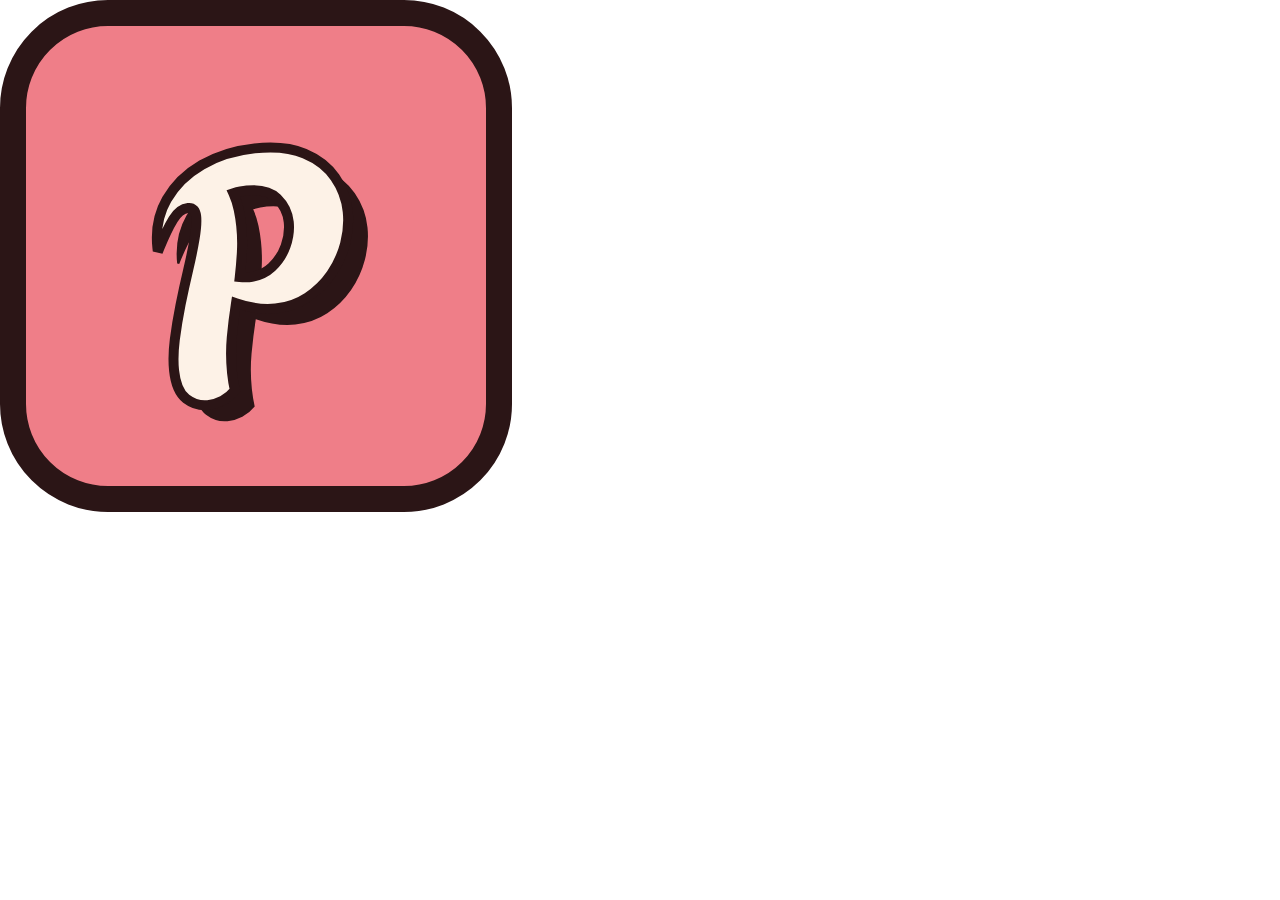
<file: assets-src/favicon.html>
<!DOCTYPE html>
<html lang="cs">
<head>
<meta charset="UTF-8">
<style>
  @font-face {
    font-family: 'Agbalumo';
    src: url('../fonts/agbalumo-regular.woff2') format('woff2');
  }
  html, body { margin: 0; }
  #fav {
    width: 512px;
    height: 512px;
    background: #EF7E88;
    border-radius: 108px;
    display: grid;
    place-items: center;
    box-sizing: border-box;
    border: 26px solid #2B1516;
  }
  #fav span {
    font-family: 'Agbalumo', cursive;
    font-size: 340px;
    line-height: 1;
    color: #FDF2E7;
    -webkit-text-stroke: 10px #2B1516;
    text-shadow: 18px 18px 0 #2B1516;
    transform: rotate(-6deg) translateY(-14px);
  }
</style>
</head>
<body><div id="fav"><span>P</span></div></body>
</html>
</file>
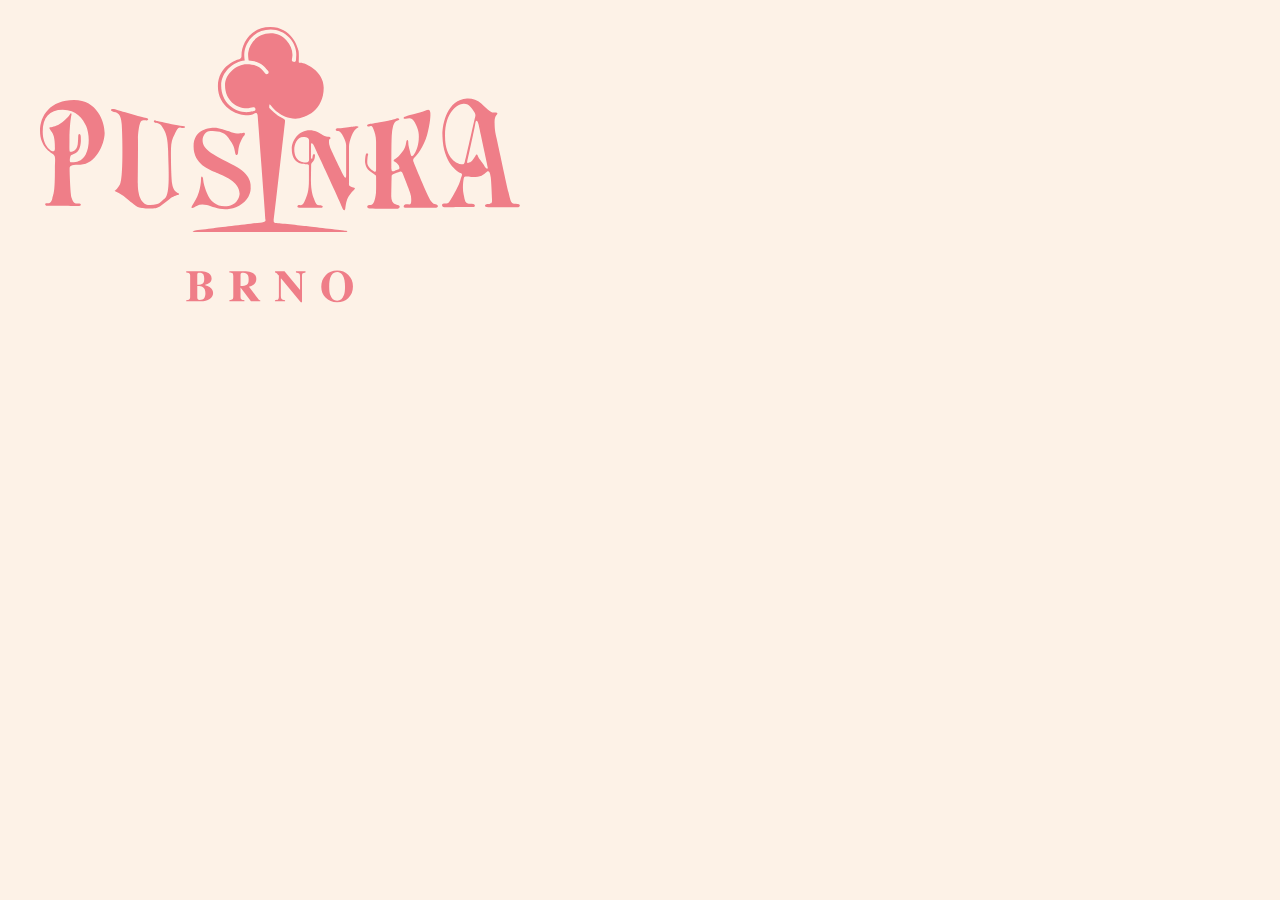
<file: assets-src/logo-render.html>
<!DOCTYPE html>
<html><head><meta charset="UTF-8"><style>
html,body{margin:0;background:#FDF2E7}
#box{width:560px;height:330px;display:grid;place-items:center;background:#FDF2E7}
#box img{width:480px;display:block}
</style></head>
<body><div id="box"><img src="../images/logo-pusinka.svg" alt=""></div></body></html>
</file>
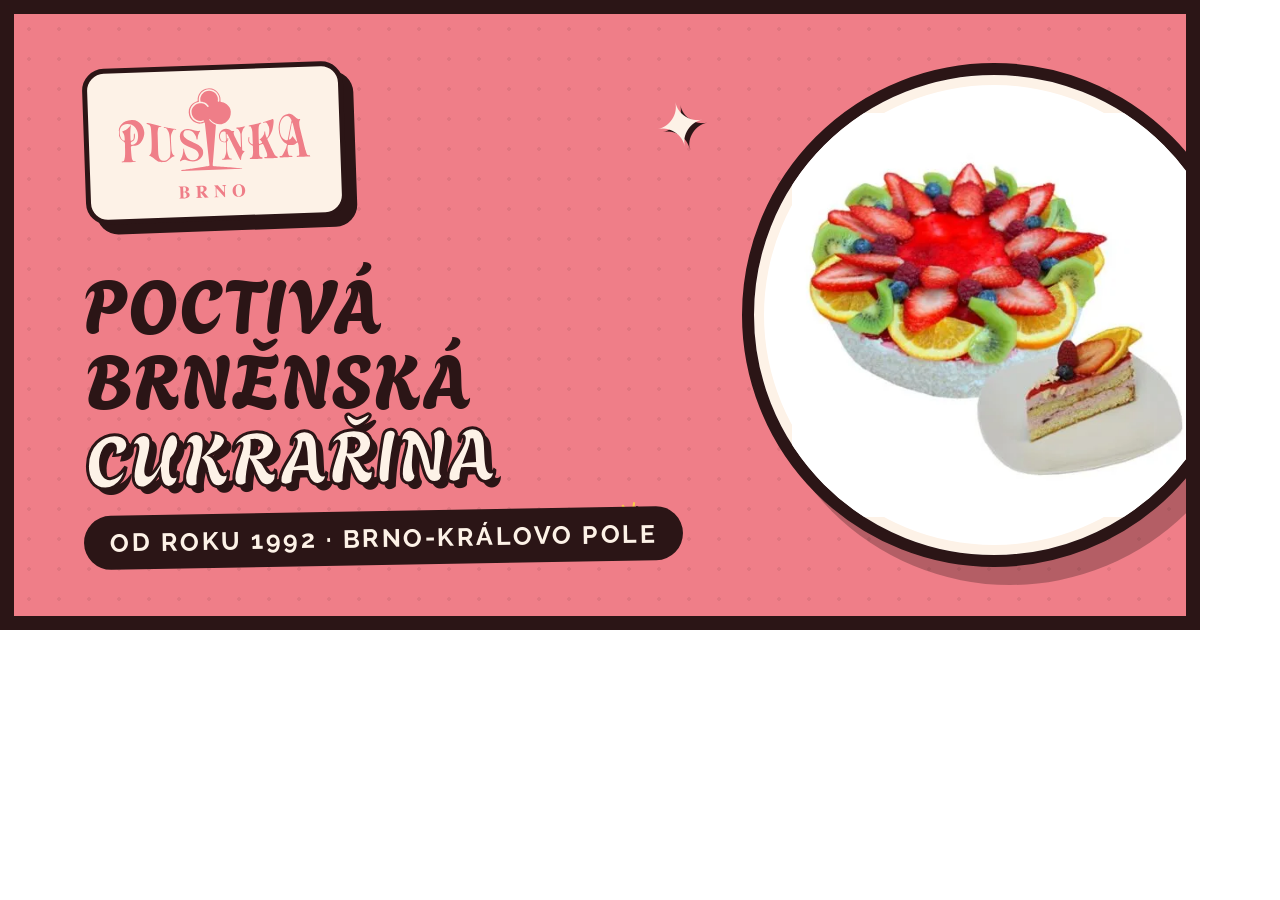
<file: assets-src/og.html>
<!DOCTYPE html>
<html lang="cs">
<head>
<meta charset="UTF-8">
<style>
  @font-face {
    font-family: 'Agbalumo';
    src: url('../fonts/agbalumo-regular.woff2') format('woff2');
  }
  @font-face {
    font-family: 'Raleway';
    src: url('../fonts/raleway-700.woff2') format('woff2');
    font-weight: 700;
  }
  html, body { margin: 0; }
  #og {
    position: relative;
    width: 1200px;
    height: 630px;
    box-sizing: border-box;
    background: #EF7E88;
    background-image: radial-gradient(rgba(43,21,22,.08) 2px, transparent 2px);
    background-size: 30px 30px;
    border: 14px solid #2B1516;
    overflow: hidden;
    display: flex;
    align-items: center;
    padding: 0 70px;
    font-family: 'Raleway', sans-serif;
  }
  .copy { position: relative; z-index: 2; width: 640px; }
  .logo-card {
    display: inline-block;
    background: #FDF2E7;
    border: 5px solid #2B1516;
    border-radius: 22px;
    box-shadow: 10px 10px 0 #2B1516;
    padding: 18px 30px;
    transform: rotate(-2deg);
    margin-bottom: 38px;
  }
  .logo-card img { height: 110px; display: block; }
  h1 {
    font-family: 'Agbalumo', cursive;
    font-weight: 400;
    text-transform: uppercase;
    font-size: 74px;
    line-height: 1.02;
    color: #2B1516;
    margin: 0 0 22px;
  }
  h1 b {
    font-weight: 400;
    color: #FDF2E7;
    -webkit-text-stroke: 3px #2B1516;
    text-shadow: 6px 6px 0 #2B1516;
    display: inline-block;
    transform: rotate(-1.2deg);
  }
  .sub {
    display: inline-block;
    background: #2B1516;
    color: #FDF2E7;
    font-weight: 700;
    font-size: 25px;
    letter-spacing: .1em;
    text-transform: uppercase;
    padding: 12px 26px;
    border-radius: 999px;
    transform: rotate(-1deg);
  }
  .cake {
    position: absolute;
    right: -60px;
    top: 50%;
    transform: translateY(-50%);
    width: 480px;
    height: 480px;
    border-radius: 50%;
    background: #fff;
    border: 12px solid #2B1516;
    box-shadow: inset 0 0 0 10px #FDF2E7, 16px 18px 0 rgba(43,21,22,.3);
    display: grid;
    place-items: center;
    overflow: hidden;
  }
  .cake img { width: 84%; }
  .spark { position: absolute; font-family: 'Agbalumo'; color: #FDF2E7; text-shadow: 4px 4px 0 #2B1516; }
  .s1 { font-size: 60px; left: 640px; top: 60px; transform: rotate(-12deg); }
  .s2 { font-size: 44px; left: 600px; bottom: 70px; transform: rotate(9deg); color: #F7C948; }
</style>
</head>
<body>
<div id="og">
  <div class="copy">
    <div class="logo-card"><img src="../images/logo-pusinka.svg" alt=""></div>
    <h1>Poctivá brněnská<br><b>cukrařina</b></h1>
    <span class="sub">Od roku 1992 · Brno-Královo Pole</span>
  </div>
  <div class="cake"><img src="../images/cake-jahudka.webp" alt=""></div>
  <span class="spark s1">✦</span>
  <span class="spark s2">✳</span>
</div>
</body>
</html>
</file>
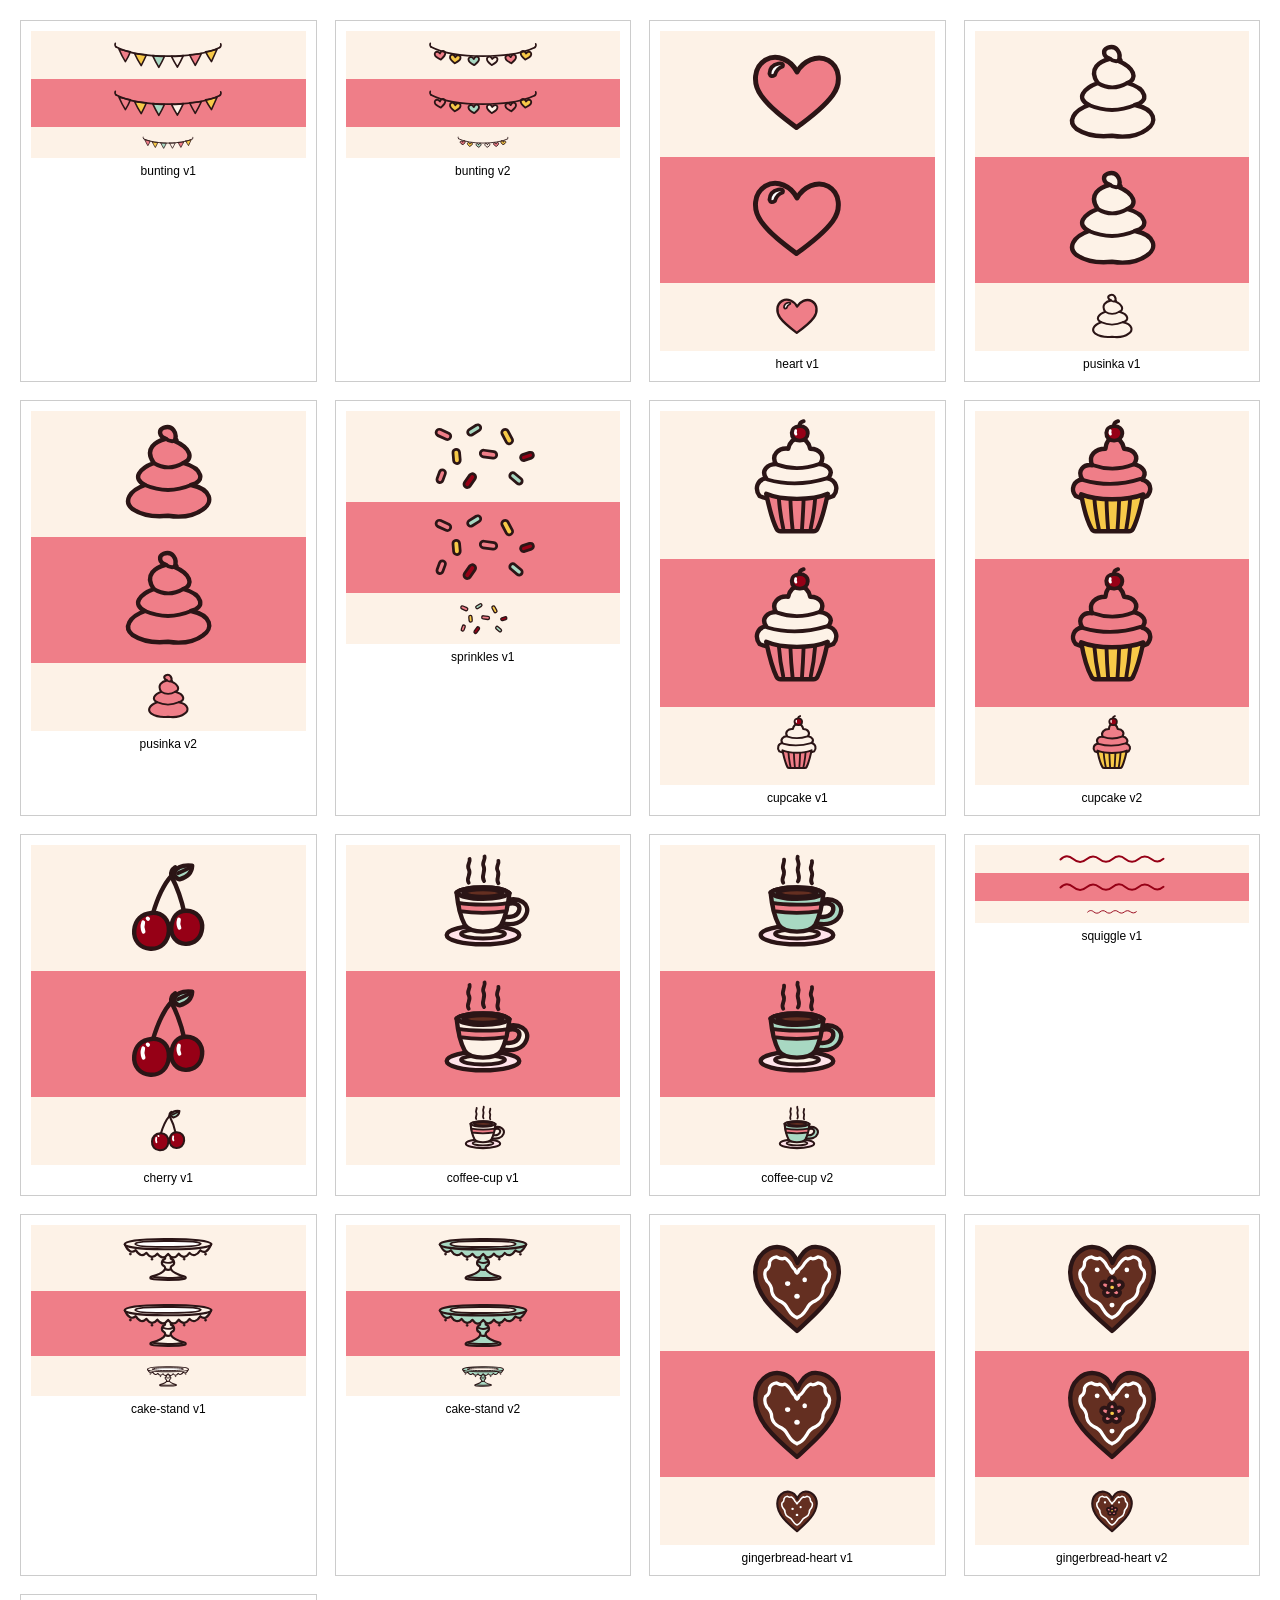
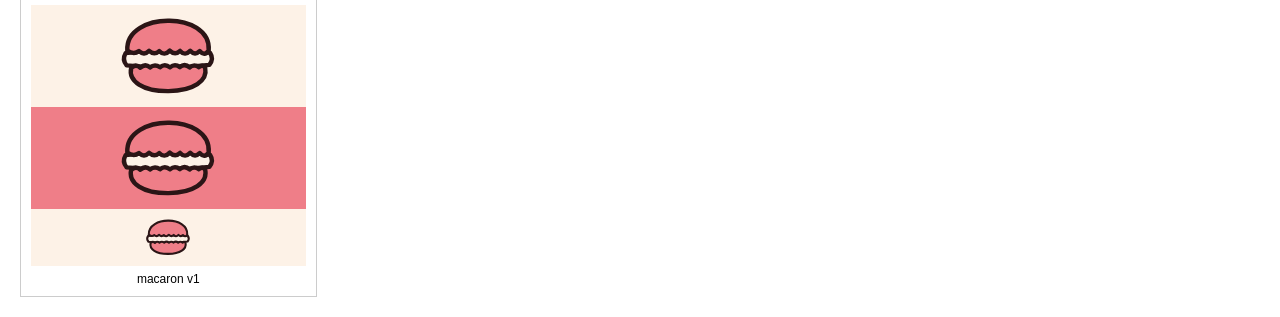
<file: assets-src/svg-gallery.html>
<!DOCTYPE html><html><head><meta charset="UTF-8"><style>body{font-family:sans-serif;margin:20px;display:grid;grid-template-columns:repeat(4,1fr);gap:18px}figure{margin:0;border:1px solid #ccc;padding:10px;text-align:center}figure div{display:flex;gap:10px;align-items:end;justify-content:center;padding:8px}figure svg{width:110px;height:auto}figure .sm svg{width:52px}.pink{background:#EF7E88}.cream{background:#FDF2E7}figcaption{font-size:12px;margin-top:6px}</style></head><body><figure><div class=cream><svg viewBox="0 0 240 70" xmlns="http://www.w3.org/2000/svg"><path d="M13 22.3 Q25.7 24.8 38 28 Q33.5 39.5 27 49.5 Q19.5 37.5 13 22.3 Z" fill="#EF7E88" stroke="#2B1516" stroke-width="3.5" stroke-linecap="round" stroke-linejoin="round"/><path d="M47 31.6 Q60 33.6 73 34.4 Q68 46 61.5 58 Q53 45 47 31.6 Z" fill="#F7C948" stroke="#2B1516" stroke-width="3.5" stroke-linecap="round" stroke-linejoin="round"/><path d="M86.5 36.3 Q99.5 38.2 112.5 37.7 Q107 50 100 61.8 Q92.5 49.5 86.5 36.3 Z" fill="#A8D8C2" stroke="#2B1516" stroke-width="3.5" stroke-linecap="round" stroke-linejoin="round"/><path d="M127.5 37.7 Q140.5 38.8 153.5 36.3 Q147.5 49.5 140.5 61.5 Q133.5 49.8 127.5 37.7 Z" fill="#FDF2E7" stroke="#2B1516" stroke-width="3.5" stroke-linecap="round" stroke-linejoin="round"/><path d="M167 34.4 Q180 34 193 31.7 Q186.8 45 179.5 57.5 Q172.5 45.8 167 34.4 Z" fill="#EF7E88" stroke="#2B1516" stroke-width="3.5" stroke-linecap="round" stroke-linejoin="round"/><path d="M202 28 Q214.5 25.8 227 22.4 Q221 36 214.8 49.3 Q207.5 38.5 202 28 Z" fill="#F7C948" stroke="#2B1516" stroke-width="3.5" stroke-linecap="round" stroke-linejoin="round"/><path d="M7 17.5 C59 44.5 181 43.5 233 18.5" fill="none" stroke="#2B1516" stroke-width="4" stroke-linecap="round" stroke-linejoin="round"/><path d="M7 17.5 Q3 14.5 5 9.5" fill="none" stroke="#2B1516" stroke-width="3.5" stroke-linecap="round" stroke-linejoin="round"/><path d="M233 18.5 Q237 15.5 235 10.5" fill="none" stroke="#2B1516" stroke-width="3.5" stroke-linecap="round" stroke-linejoin="round"/></svg></div><div class=pink><svg viewBox="0 0 240 70" xmlns="http://www.w3.org/2000/svg"><path d="M13 22.3 Q25.7 24.8 38 28 Q33.5 39.5 27 49.5 Q19.5 37.5 13 22.3 Z" fill="#EF7E88" stroke="#2B1516" stroke-width="3.5" stroke-linecap="round" stroke-linejoin="round"/><path d="M47 31.6 Q60 33.6 73 34.4 Q68 46 61.5 58 Q53 45 47 31.6 Z" fill="#F7C948" stroke="#2B1516" stroke-width="3.5" stroke-linecap="round" stroke-linejoin="round"/><path d="M86.5 36.3 Q99.5 38.2 112.5 37.7 Q107 50 100 61.8 Q92.5 49.5 86.5 36.3 Z" fill="#A8D8C2" stroke="#2B1516" stroke-width="3.5" stroke-linecap="round" stroke-linejoin="round"/><path d="M127.5 37.7 Q140.5 38.8 153.5 36.3 Q147.5 49.5 140.5 61.5 Q133.5 49.8 127.5 37.7 Z" fill="#FDF2E7" stroke="#2B1516" stroke-width="3.5" stroke-linecap="round" stroke-linejoin="round"/><path d="M167 34.4 Q180 34 193 31.7 Q186.8 45 179.5 57.5 Q172.5 45.8 167 34.4 Z" fill="#EF7E88" stroke="#2B1516" stroke-width="3.5" stroke-linecap="round" stroke-linejoin="round"/><path d="M202 28 Q214.5 25.8 227 22.4 Q221 36 214.8 49.3 Q207.5 38.5 202 28 Z" fill="#F7C948" stroke="#2B1516" stroke-width="3.5" stroke-linecap="round" stroke-linejoin="round"/><path d="M7 17.5 C59 44.5 181 43.5 233 18.5" fill="none" stroke="#2B1516" stroke-width="4" stroke-linecap="round" stroke-linejoin="round"/><path d="M7 17.5 Q3 14.5 5 9.5" fill="none" stroke="#2B1516" stroke-width="3.5" stroke-linecap="round" stroke-linejoin="round"/><path d="M233 18.5 Q237 15.5 235 10.5" fill="none" stroke="#2B1516" stroke-width="3.5" stroke-linecap="round" stroke-linejoin="round"/></svg></div><div class="sm cream"><svg viewBox="0 0 240 70" xmlns="http://www.w3.org/2000/svg"><path d="M13 22.3 Q25.7 24.8 38 28 Q33.5 39.5 27 49.5 Q19.5 37.5 13 22.3 Z" fill="#EF7E88" stroke="#2B1516" stroke-width="3.5" stroke-linecap="round" stroke-linejoin="round"/><path d="M47 31.6 Q60 33.6 73 34.4 Q68 46 61.5 58 Q53 45 47 31.6 Z" fill="#F7C948" stroke="#2B1516" stroke-width="3.5" stroke-linecap="round" stroke-linejoin="round"/><path d="M86.5 36.3 Q99.5 38.2 112.5 37.7 Q107 50 100 61.8 Q92.5 49.5 86.5 36.3 Z" fill="#A8D8C2" stroke="#2B1516" stroke-width="3.5" stroke-linecap="round" stroke-linejoin="round"/><path d="M127.5 37.7 Q140.5 38.8 153.5 36.3 Q147.5 49.5 140.5 61.5 Q133.5 49.8 127.5 37.7 Z" fill="#FDF2E7" stroke="#2B1516" stroke-width="3.5" stroke-linecap="round" stroke-linejoin="round"/><path d="M167 34.4 Q180 34 193 31.7 Q186.8 45 179.5 57.5 Q172.5 45.8 167 34.4 Z" fill="#EF7E88" stroke="#2B1516" stroke-width="3.5" stroke-linecap="round" stroke-linejoin="round"/><path d="M202 28 Q214.5 25.8 227 22.4 Q221 36 214.8 49.3 Q207.5 38.5 202 28 Z" fill="#F7C948" stroke="#2B1516" stroke-width="3.5" stroke-linecap="round" stroke-linejoin="round"/><path d="M7 17.5 C59 44.5 181 43.5 233 18.5" fill="none" stroke="#2B1516" stroke-width="4" stroke-linecap="round" stroke-linejoin="round"/><path d="M7 17.5 Q3 14.5 5 9.5" fill="none" stroke="#2B1516" stroke-width="3.5" stroke-linecap="round" stroke-linejoin="round"/><path d="M233 18.5 Q237 15.5 235 10.5" fill="none" stroke="#2B1516" stroke-width="3.5" stroke-linecap="round" stroke-linejoin="round"/></svg></div><figcaption>bunting v1</figcaption></figure><figure><div class=cream><svg viewBox="0 0 240 70" xmlns="http://www.w3.org/2000/svg"><g transform="translate(25.5 27.5) rotate(-8) scale(1.15)"><path d="M0 3.6 C-1.6 0.6 -4.9 -1.6 -7.9 0.1 C-11 1.9 -10.6 6.4 -7.6 9.4 C-5.1 11.9 -2.2 13.8 0.1 15.3 C2.3 13.7 5.3 11.7 7.7 9.2 C10.5 6.3 10.9 1.7 7.9 0 C5 -1.6 1.7 0.5 0 3.6 Z" fill="#EF7E88" stroke="#2B1516" stroke-width="3.5" stroke-linecap="round" stroke-linejoin="round"/></g><g transform="translate(60 35.5) rotate(6) scale(1.15)"><path d="M0 3.6 C-1.6 0.6 -4.9 -1.6 -7.9 0.1 C-11 1.9 -10.6 6.4 -7.6 9.4 C-5.1 11.9 -2.2 13.8 0.1 15.3 C2.3 13.7 5.3 11.7 7.7 9.2 C10.5 6.3 10.9 1.7 7.9 0 C5 -1.6 1.7 0.5 0 3.6 Z" fill="#F7C948" stroke="#2B1516" stroke-width="3.5" stroke-linecap="round" stroke-linejoin="round"/></g><g transform="translate(99.5 39.5) rotate(-4) scale(1.15)"><path d="M0 3.6 C-1.6 0.6 -4.9 -1.6 -7.9 0.1 C-11 1.9 -10.6 6.4 -7.6 9.4 C-5.1 11.9 -2.2 13.8 0.1 15.3 C2.3 13.7 5.3 11.7 7.7 9.2 C10.5 6.3 10.9 1.7 7.9 0 C5 -1.6 1.7 0.5 0 3.6 Z" fill="#A8D8C2" stroke="#2B1516" stroke-width="3.5" stroke-linecap="round" stroke-linejoin="round"/></g><g transform="translate(140.5 39.5) rotate(5) scale(1.15)"><path d="M0 3.6 C-1.6 0.6 -4.9 -1.6 -7.9 0.1 C-11 1.9 -10.6 6.4 -7.6 9.4 C-5.1 11.9 -2.2 13.8 0.1 15.3 C2.3 13.7 5.3 11.7 7.7 9.2 C10.5 6.3 10.9 1.7 7.9 0 C5 -1.6 1.7 0.5 0 3.6 Z" fill="#FDF2E7" stroke="#2B1516" stroke-width="3.5" stroke-linecap="round" stroke-linejoin="round"/></g><g transform="translate(180 35.5) rotate(-6) scale(1.15)"><path d="M0 3.6 C-1.6 0.6 -4.9 -1.6 -7.9 0.1 C-11 1.9 -10.6 6.4 -7.6 9.4 C-5.1 11.9 -2.2 13.8 0.1 15.3 C2.3 13.7 5.3 11.7 7.7 9.2 C10.5 6.3 10.9 1.7 7.9 0 C5 -1.6 1.7 0.5 0 3.6 Z" fill="#EF7E88" stroke="#2B1516" stroke-width="3.5" stroke-linecap="round" stroke-linejoin="round"/></g><g transform="translate(214.5 27.5) rotate(8) scale(1.15)"><path d="M0 3.6 C-1.6 0.6 -4.9 -1.6 -7.9 0.1 C-11 1.9 -10.6 6.4 -7.6 9.4 C-5.1 11.9 -2.2 13.8 0.1 15.3 C2.3 13.7 5.3 11.7 7.7 9.2 C10.5 6.3 10.9 1.7 7.9 0 C5 -1.6 1.7 0.5 0 3.6 Z" fill="#F7C948" stroke="#2B1516" stroke-width="3.5" stroke-linecap="round" stroke-linejoin="round"/></g><path d="M7 17.5 C59 44.5 181 43.5 233 18.5" fill="none" stroke="#2B1516" stroke-width="4" stroke-linecap="round" stroke-linejoin="round"/><path d="M7 17.5 Q3 14.5 5 9.5" fill="none" stroke="#2B1516" stroke-width="3.5" stroke-linecap="round" stroke-linejoin="round"/><path d="M233 18.5 Q237 15.5 235 10.5" fill="none" stroke="#2B1516" stroke-width="3.5" stroke-linecap="round" stroke-linejoin="round"/></svg></div><div class=pink><svg viewBox="0 0 240 70" xmlns="http://www.w3.org/2000/svg"><g transform="translate(25.5 27.5) rotate(-8) scale(1.15)"><path d="M0 3.6 C-1.6 0.6 -4.9 -1.6 -7.9 0.1 C-11 1.9 -10.6 6.4 -7.6 9.4 C-5.1 11.9 -2.2 13.8 0.1 15.3 C2.3 13.7 5.3 11.7 7.7 9.2 C10.5 6.3 10.9 1.7 7.9 0 C5 -1.6 1.7 0.5 0 3.6 Z" fill="#EF7E88" stroke="#2B1516" stroke-width="3.5" stroke-linecap="round" stroke-linejoin="round"/></g><g transform="translate(60 35.5) rotate(6) scale(1.15)"><path d="M0 3.6 C-1.6 0.6 -4.9 -1.6 -7.9 0.1 C-11 1.9 -10.6 6.4 -7.6 9.4 C-5.1 11.9 -2.2 13.8 0.1 15.3 C2.3 13.7 5.3 11.7 7.7 9.2 C10.5 6.3 10.9 1.7 7.9 0 C5 -1.6 1.7 0.5 0 3.6 Z" fill="#F7C948" stroke="#2B1516" stroke-width="3.5" stroke-linecap="round" stroke-linejoin="round"/></g><g transform="translate(99.5 39.5) rotate(-4) scale(1.15)"><path d="M0 3.6 C-1.6 0.6 -4.9 -1.6 -7.9 0.1 C-11 1.9 -10.6 6.4 -7.6 9.4 C-5.1 11.9 -2.2 13.8 0.1 15.3 C2.3 13.7 5.3 11.7 7.7 9.2 C10.5 6.3 10.9 1.7 7.9 0 C5 -1.6 1.7 0.5 0 3.6 Z" fill="#A8D8C2" stroke="#2B1516" stroke-width="3.5" stroke-linecap="round" stroke-linejoin="round"/></g><g transform="translate(140.5 39.5) rotate(5) scale(1.15)"><path d="M0 3.6 C-1.6 0.6 -4.9 -1.6 -7.9 0.1 C-11 1.9 -10.6 6.4 -7.6 9.4 C-5.1 11.9 -2.2 13.8 0.1 15.3 C2.3 13.7 5.3 11.7 7.7 9.2 C10.5 6.3 10.9 1.7 7.9 0 C5 -1.6 1.7 0.5 0 3.6 Z" fill="#FDF2E7" stroke="#2B1516" stroke-width="3.5" stroke-linecap="round" stroke-linejoin="round"/></g><g transform="translate(180 35.5) rotate(-6) scale(1.15)"><path d="M0 3.6 C-1.6 0.6 -4.9 -1.6 -7.9 0.1 C-11 1.9 -10.6 6.4 -7.6 9.4 C-5.1 11.9 -2.2 13.8 0.1 15.3 C2.3 13.7 5.3 11.7 7.7 9.2 C10.5 6.3 10.9 1.7 7.9 0 C5 -1.6 1.7 0.5 0 3.6 Z" fill="#EF7E88" stroke="#2B1516" stroke-width="3.5" stroke-linecap="round" stroke-linejoin="round"/></g><g transform="translate(214.5 27.5) rotate(8) scale(1.15)"><path d="M0 3.6 C-1.6 0.6 -4.9 -1.6 -7.9 0.1 C-11 1.9 -10.6 6.4 -7.6 9.4 C-5.1 11.9 -2.2 13.8 0.1 15.3 C2.3 13.7 5.3 11.7 7.7 9.2 C10.5 6.3 10.9 1.7 7.9 0 C5 -1.6 1.7 0.5 0 3.6 Z" fill="#F7C948" stroke="#2B1516" stroke-width="3.5" stroke-linecap="round" stroke-linejoin="round"/></g><path d="M7 17.5 C59 44.5 181 43.5 233 18.5" fill="none" stroke="#2B1516" stroke-width="4" stroke-linecap="round" stroke-linejoin="round"/><path d="M7 17.5 Q3 14.5 5 9.5" fill="none" stroke="#2B1516" stroke-width="3.5" stroke-linecap="round" stroke-linejoin="round"/><path d="M233 18.5 Q237 15.5 235 10.5" fill="none" stroke="#2B1516" stroke-width="3.5" stroke-linecap="round" stroke-linejoin="round"/></svg></div><div class="sm cream"><svg viewBox="0 0 240 70" xmlns="http://www.w3.org/2000/svg"><g transform="translate(25.5 27.5) rotate(-8) scale(1.15)"><path d="M0 3.6 C-1.6 0.6 -4.9 -1.6 -7.9 0.1 C-11 1.9 -10.6 6.4 -7.6 9.4 C-5.1 11.9 -2.2 13.8 0.1 15.3 C2.3 13.7 5.3 11.7 7.7 9.2 C10.5 6.3 10.9 1.7 7.9 0 C5 -1.6 1.7 0.5 0 3.6 Z" fill="#EF7E88" stroke="#2B1516" stroke-width="3.5" stroke-linecap="round" stroke-linejoin="round"/></g><g transform="translate(60 35.5) rotate(6) scale(1.15)"><path d="M0 3.6 C-1.6 0.6 -4.9 -1.6 -7.9 0.1 C-11 1.9 -10.6 6.4 -7.6 9.4 C-5.1 11.9 -2.2 13.8 0.1 15.3 C2.3 13.7 5.3 11.7 7.7 9.2 C10.5 6.3 10.9 1.7 7.9 0 C5 -1.6 1.7 0.5 0 3.6 Z" fill="#F7C948" stroke="#2B1516" stroke-width="3.5" stroke-linecap="round" stroke-linejoin="round"/></g><g transform="translate(99.5 39.5) rotate(-4) scale(1.15)"><path d="M0 3.6 C-1.6 0.6 -4.9 -1.6 -7.9 0.1 C-11 1.9 -10.6 6.4 -7.6 9.4 C-5.1 11.9 -2.2 13.8 0.1 15.3 C2.3 13.7 5.3 11.7 7.7 9.2 C10.5 6.3 10.9 1.7 7.9 0 C5 -1.6 1.7 0.5 0 3.6 Z" fill="#A8D8C2" stroke="#2B1516" stroke-width="3.5" stroke-linecap="round" stroke-linejoin="round"/></g><g transform="translate(140.5 39.5) rotate(5) scale(1.15)"><path d="M0 3.6 C-1.6 0.6 -4.9 -1.6 -7.9 0.1 C-11 1.9 -10.6 6.4 -7.6 9.4 C-5.1 11.9 -2.2 13.8 0.1 15.3 C2.3 13.7 5.3 11.7 7.7 9.2 C10.5 6.3 10.9 1.7 7.9 0 C5 -1.6 1.7 0.5 0 3.6 Z" fill="#FDF2E7" stroke="#2B1516" stroke-width="3.5" stroke-linecap="round" stroke-linejoin="round"/></g><g transform="translate(180 35.5) rotate(-6) scale(1.15)"><path d="M0 3.6 C-1.6 0.6 -4.9 -1.6 -7.9 0.1 C-11 1.9 -10.6 6.4 -7.6 9.4 C-5.1 11.9 -2.2 13.8 0.1 15.3 C2.3 13.7 5.3 11.7 7.7 9.2 C10.5 6.3 10.9 1.7 7.9 0 C5 -1.6 1.7 0.5 0 3.6 Z" fill="#EF7E88" stroke="#2B1516" stroke-width="3.5" stroke-linecap="round" stroke-linejoin="round"/></g><g transform="translate(214.5 27.5) rotate(8) scale(1.15)"><path d="M0 3.6 C-1.6 0.6 -4.9 -1.6 -7.9 0.1 C-11 1.9 -10.6 6.4 -7.6 9.4 C-5.1 11.9 -2.2 13.8 0.1 15.3 C2.3 13.7 5.3 11.7 7.7 9.2 C10.5 6.3 10.9 1.7 7.9 0 C5 -1.6 1.7 0.5 0 3.6 Z" fill="#F7C948" stroke="#2B1516" stroke-width="3.5" stroke-linecap="round" stroke-linejoin="round"/></g><path d="M7 17.5 C59 44.5 181 43.5 233 18.5" fill="none" stroke="#2B1516" stroke-width="4" stroke-linecap="round" stroke-linejoin="round"/><path d="M7 17.5 Q3 14.5 5 9.5" fill="none" stroke="#2B1516" stroke-width="3.5" stroke-linecap="round" stroke-linejoin="round"/><path d="M233 18.5 Q237 15.5 235 10.5" fill="none" stroke="#2B1516" stroke-width="3.5" stroke-linecap="round" stroke-linejoin="round"/></svg></div><figcaption>bunting v2</figcaption></figure><figure><div class=cream><svg viewBox="0 0 100 100" xmlns="http://www.w3.org/2000/svg"><path d="M50 30 C45 19.5 32 13 21.5 19 C10.5 25.5 9.5 40.5 17.5 51.5 C25.5 62.5 37.5 71.5 49.5 80.5 C62 71.5 74.5 62 82.5 51 C90.5 40 89 25.5 78.5 19.5 C68 13.5 55.5 20.5 50 30 Z" fill="#EF7E88" stroke="#2B1516" stroke-width="4.5" stroke-linecap="round" stroke-linejoin="round"/><path d="M25 31.5 Q25.4 24 33 22.4 Q38.2 21.5 37 25 Q31.5 26.8 30 32.6 Q26 35.3 25 31.5 Z" fill="#fff" stroke="#2B1516" stroke-width="3.5" stroke-linecap="round" stroke-linejoin="round"/></svg></div><div class=pink><svg viewBox="0 0 100 100" xmlns="http://www.w3.org/2000/svg"><path d="M50 30 C45 19.5 32 13 21.5 19 C10.5 25.5 9.5 40.5 17.5 51.5 C25.5 62.5 37.5 71.5 49.5 80.5 C62 71.5 74.5 62 82.5 51 C90.5 40 89 25.5 78.5 19.5 C68 13.5 55.5 20.5 50 30 Z" fill="#EF7E88" stroke="#2B1516" stroke-width="4.5" stroke-linecap="round" stroke-linejoin="round"/><path d="M25 31.5 Q25.4 24 33 22.4 Q38.2 21.5 37 25 Q31.5 26.8 30 32.6 Q26 35.3 25 31.5 Z" fill="#fff" stroke="#2B1516" stroke-width="3.5" stroke-linecap="round" stroke-linejoin="round"/></svg></div><div class="sm cream"><svg viewBox="0 0 100 100" xmlns="http://www.w3.org/2000/svg"><path d="M50 30 C45 19.5 32 13 21.5 19 C10.5 25.5 9.5 40.5 17.5 51.5 C25.5 62.5 37.5 71.5 49.5 80.5 C62 71.5 74.5 62 82.5 51 C90.5 40 89 25.5 78.5 19.5 C68 13.5 55.5 20.5 50 30 Z" fill="#EF7E88" stroke="#2B1516" stroke-width="4.5" stroke-linecap="round" stroke-linejoin="round"/><path d="M25 31.5 Q25.4 24 33 22.4 Q38.2 21.5 37 25 Q31.5 26.8 30 32.6 Q26 35.3 25 31.5 Z" fill="#fff" stroke="#2B1516" stroke-width="3.5" stroke-linecap="round" stroke-linejoin="round"/></svg></div><figcaption>heart v1</figcaption></figure><figure><div class=cream><svg viewBox="0 0 100 100" xmlns="http://www.w3.org/2000/svg"><path d="M18 82 Q30 90 50 88 Q70 91 82 82 C91 76 90 64 71 60 C84 57 82 45 64 40 C74 36 70 26 56 20 C59 13 54 5 46 8 C41 10 42 16 48 18 C39 20 28 27 37 40 C24 45 17 54 29 60 C15 65 9 75 18 82 Z" fill="#FDF2E7" stroke="#2B1516" stroke-width="4" stroke-linecap="round" stroke-linejoin="round"/><path d="M29 60 Q50 69 71 60" fill="none" stroke="#2B1516" stroke-width="3.5" stroke-linecap="round" stroke-linejoin="round"/><path d="M37 40 Q50 48 64 40" fill="none" stroke="#2B1516" stroke-width="3.5" stroke-linecap="round" stroke-linejoin="round"/><path d="M48 18 Q53 22 58 19" fill="none" stroke="#2B1516" stroke-width="3.5" stroke-linecap="round" stroke-linejoin="round"/></svg></div><div class=pink><svg viewBox="0 0 100 100" xmlns="http://www.w3.org/2000/svg"><path d="M18 82 Q30 90 50 88 Q70 91 82 82 C91 76 90 64 71 60 C84 57 82 45 64 40 C74 36 70 26 56 20 C59 13 54 5 46 8 C41 10 42 16 48 18 C39 20 28 27 37 40 C24 45 17 54 29 60 C15 65 9 75 18 82 Z" fill="#FDF2E7" stroke="#2B1516" stroke-width="4" stroke-linecap="round" stroke-linejoin="round"/><path d="M29 60 Q50 69 71 60" fill="none" stroke="#2B1516" stroke-width="3.5" stroke-linecap="round" stroke-linejoin="round"/><path d="M37 40 Q50 48 64 40" fill="none" stroke="#2B1516" stroke-width="3.5" stroke-linecap="round" stroke-linejoin="round"/><path d="M48 18 Q53 22 58 19" fill="none" stroke="#2B1516" stroke-width="3.5" stroke-linecap="round" stroke-linejoin="round"/></svg></div><div class="sm cream"><svg viewBox="0 0 100 100" xmlns="http://www.w3.org/2000/svg"><path d="M18 82 Q30 90 50 88 Q70 91 82 82 C91 76 90 64 71 60 C84 57 82 45 64 40 C74 36 70 26 56 20 C59 13 54 5 46 8 C41 10 42 16 48 18 C39 20 28 27 37 40 C24 45 17 54 29 60 C15 65 9 75 18 82 Z" fill="#FDF2E7" stroke="#2B1516" stroke-width="4" stroke-linecap="round" stroke-linejoin="round"/><path d="M29 60 Q50 69 71 60" fill="none" stroke="#2B1516" stroke-width="3.5" stroke-linecap="round" stroke-linejoin="round"/><path d="M37 40 Q50 48 64 40" fill="none" stroke="#2B1516" stroke-width="3.5" stroke-linecap="round" stroke-linejoin="round"/><path d="M48 18 Q53 22 58 19" fill="none" stroke="#2B1516" stroke-width="3.5" stroke-linecap="round" stroke-linejoin="round"/></svg></div><figcaption>pusinka v1</figcaption></figure><figure><div class=cream><svg viewBox="0 0 100 100" xmlns="http://www.w3.org/2000/svg"><path d="M18 82 Q30 90 50 88 Q70 91 82 82 C91 76 90 64 71 60 C84 57 82 45 64 40 C74 36 70 26 56 20 C59 13 54 5 46 8 C41 10 42 16 48 18 C39 20 28 27 37 40 C24 45 17 54 29 60 C15 65 9 75 18 82 Z" fill="#EF7E88" stroke="#2B1516" stroke-width="4" stroke-linecap="round" stroke-linejoin="round"/><path d="M29 60 Q50 69 71 60" fill="none" stroke="#2B1516" stroke-width="3.5" stroke-linecap="round" stroke-linejoin="round"/><path d="M37 40 Q50 48 64 40" fill="none" stroke="#2B1516" stroke-width="3.5" stroke-linecap="round" stroke-linejoin="round"/><path d="M48 18 Q53 22 58 19" fill="none" stroke="#2B1516" stroke-width="3.5" stroke-linecap="round" stroke-linejoin="round"/></svg></div><div class=pink><svg viewBox="0 0 100 100" xmlns="http://www.w3.org/2000/svg"><path d="M18 82 Q30 90 50 88 Q70 91 82 82 C91 76 90 64 71 60 C84 57 82 45 64 40 C74 36 70 26 56 20 C59 13 54 5 46 8 C41 10 42 16 48 18 C39 20 28 27 37 40 C24 45 17 54 29 60 C15 65 9 75 18 82 Z" fill="#EF7E88" stroke="#2B1516" stroke-width="4" stroke-linecap="round" stroke-linejoin="round"/><path d="M29 60 Q50 69 71 60" fill="none" stroke="#2B1516" stroke-width="3.5" stroke-linecap="round" stroke-linejoin="round"/><path d="M37 40 Q50 48 64 40" fill="none" stroke="#2B1516" stroke-width="3.5" stroke-linecap="round" stroke-linejoin="round"/><path d="M48 18 Q53 22 58 19" fill="none" stroke="#2B1516" stroke-width="3.5" stroke-linecap="round" stroke-linejoin="round"/></svg></div><div class="sm cream"><svg viewBox="0 0 100 100" xmlns="http://www.w3.org/2000/svg"><path d="M18 82 Q30 90 50 88 Q70 91 82 82 C91 76 90 64 71 60 C84 57 82 45 64 40 C74 36 70 26 56 20 C59 13 54 5 46 8 C41 10 42 16 48 18 C39 20 28 27 37 40 C24 45 17 54 29 60 C15 65 9 75 18 82 Z" fill="#EF7E88" stroke="#2B1516" stroke-width="4" stroke-linecap="round" stroke-linejoin="round"/><path d="M29 60 Q50 69 71 60" fill="none" stroke="#2B1516" stroke-width="3.5" stroke-linecap="round" stroke-linejoin="round"/><path d="M37 40 Q50 48 64 40" fill="none" stroke="#2B1516" stroke-width="3.5" stroke-linecap="round" stroke-linejoin="round"/><path d="M48 18 Q53 22 58 19" fill="none" stroke="#2B1516" stroke-width="3.5" stroke-linecap="round" stroke-linejoin="round"/></svg></div><figcaption>pusinka v2</figcaption></figure><figure><div class=cream><svg viewBox="0 0 100 68" xmlns="http://www.w3.org/2000/svg"><rect x="-7" y="-3" width="14" height="6" rx="3" transform="translate(14 14) rotate(24)" fill="#EF7E88" stroke="#2B1516" stroke-width="2.5" stroke-linejoin="round"/><rect x="-6.5" y="-2.75" width="13" height="5.5" rx="2.75" transform="translate(42 10) rotate(-32)" fill="#A8D8C2" stroke="#2B1516" stroke-width="2.5" stroke-linejoin="round"/><rect x="-7" y="-3" width="14" height="6" rx="3" transform="translate(72 16) rotate(62)" fill="#F7C948" stroke="#2B1516" stroke-width="2.5" stroke-linejoin="round"/><rect x="-6" y="-2.75" width="12" height="5.5" rx="2.75" transform="translate(90 34) rotate(-18)" fill="#960016" stroke="#2B1516" stroke-width="2.5" stroke-linejoin="round"/><rect x="-6.5" y="-3" width="13" height="6" rx="3" transform="translate(26 34) rotate(85)" fill="#F7C948" stroke="#2B1516" stroke-width="2.5" stroke-linejoin="round"/><rect x="-7.5" y="-3" width="15" height="6" rx="3" transform="translate(55 32) rotate(8)" fill="#EF7E88" stroke="#2B1516" stroke-width="2.5" stroke-linejoin="round"/><rect x="-6.5" y="-2.75" width="13" height="5.5" rx="2.75" transform="translate(80 54) rotate(40)" fill="#A8D8C2" stroke="#2B1516" stroke-width="2.5" stroke-linejoin="round"/><rect x="-7" y="-3" width="14" height="6" rx="3" transform="translate(38 56) rotate(-55)" fill="#960016" stroke="#2B1516" stroke-width="2.5" stroke-linejoin="round"/><rect x="-6" y="-2.75" width="12" height="5.5" rx="2.75" transform="translate(12 52) rotate(-70)" fill="#EF7E88" stroke="#2B1516" stroke-width="2.5" stroke-linejoin="round"/></svg></div><div class=pink><svg viewBox="0 0 100 68" xmlns="http://www.w3.org/2000/svg"><rect x="-7" y="-3" width="14" height="6" rx="3" transform="translate(14 14) rotate(24)" fill="#EF7E88" stroke="#2B1516" stroke-width="2.5" stroke-linejoin="round"/><rect x="-6.5" y="-2.75" width="13" height="5.5" rx="2.75" transform="translate(42 10) rotate(-32)" fill="#A8D8C2" stroke="#2B1516" stroke-width="2.5" stroke-linejoin="round"/><rect x="-7" y="-3" width="14" height="6" rx="3" transform="translate(72 16) rotate(62)" fill="#F7C948" stroke="#2B1516" stroke-width="2.5" stroke-linejoin="round"/><rect x="-6" y="-2.75" width="12" height="5.5" rx="2.75" transform="translate(90 34) rotate(-18)" fill="#960016" stroke="#2B1516" stroke-width="2.5" stroke-linejoin="round"/><rect x="-6.5" y="-3" width="13" height="6" rx="3" transform="translate(26 34) rotate(85)" fill="#F7C948" stroke="#2B1516" stroke-width="2.5" stroke-linejoin="round"/><rect x="-7.5" y="-3" width="15" height="6" rx="3" transform="translate(55 32) rotate(8)" fill="#EF7E88" stroke="#2B1516" stroke-width="2.5" stroke-linejoin="round"/><rect x="-6.5" y="-2.75" width="13" height="5.5" rx="2.75" transform="translate(80 54) rotate(40)" fill="#A8D8C2" stroke="#2B1516" stroke-width="2.5" stroke-linejoin="round"/><rect x="-7" y="-3" width="14" height="6" rx="3" transform="translate(38 56) rotate(-55)" fill="#960016" stroke="#2B1516" stroke-width="2.5" stroke-linejoin="round"/><rect x="-6" y="-2.75" width="12" height="5.5" rx="2.75" transform="translate(12 52) rotate(-70)" fill="#EF7E88" stroke="#2B1516" stroke-width="2.5" stroke-linejoin="round"/></svg></div><div class="sm cream"><svg viewBox="0 0 100 68" xmlns="http://www.w3.org/2000/svg"><rect x="-7" y="-3" width="14" height="6" rx="3" transform="translate(14 14) rotate(24)" fill="#EF7E88" stroke="#2B1516" stroke-width="2.5" stroke-linejoin="round"/><rect x="-6.5" y="-2.75" width="13" height="5.5" rx="2.75" transform="translate(42 10) rotate(-32)" fill="#A8D8C2" stroke="#2B1516" stroke-width="2.5" stroke-linejoin="round"/><rect x="-7" y="-3" width="14" height="6" rx="3" transform="translate(72 16) rotate(62)" fill="#F7C948" stroke="#2B1516" stroke-width="2.5" stroke-linejoin="round"/><rect x="-6" y="-2.75" width="12" height="5.5" rx="2.75" transform="translate(90 34) rotate(-18)" fill="#960016" stroke="#2B1516" stroke-width="2.5" stroke-linejoin="round"/><rect x="-6.5" y="-3" width="13" height="6" rx="3" transform="translate(26 34) rotate(85)" fill="#F7C948" stroke="#2B1516" stroke-width="2.5" stroke-linejoin="round"/><rect x="-7.5" y="-3" width="15" height="6" rx="3" transform="translate(55 32) rotate(8)" fill="#EF7E88" stroke="#2B1516" stroke-width="2.5" stroke-linejoin="round"/><rect x="-6.5" y="-2.75" width="13" height="5.5" rx="2.75" transform="translate(80 54) rotate(40)" fill="#A8D8C2" stroke="#2B1516" stroke-width="2.5" stroke-linejoin="round"/><rect x="-7" y="-3" width="14" height="6" rx="3" transform="translate(38 56) rotate(-55)" fill="#960016" stroke="#2B1516" stroke-width="2.5" stroke-linejoin="round"/><rect x="-6" y="-2.75" width="12" height="5.5" rx="2.75" transform="translate(12 52) rotate(-70)" fill="#EF7E88" stroke="#2B1516" stroke-width="2.5" stroke-linejoin="round"/></svg></div><figcaption>sprinkles v1</figcaption></figure><figure><div class=cream><svg viewBox="0 0 100 120" xmlns="http://www.w3.org/2000/svg"><path d="M16,70 C11,63 14,55 22,54 C17,47 23,41 31,41 C26,33 33,26 42,27 Q44,18 52,17 Q60,18 62,27 C71,27 76,34 71,41 C79,42 84,48 78,54 C86,56 88,64 83,70 C74,74 62,75.5 50,75.5 C38,75.5 25,74 16,70 Z" fill="#FDF2E7" stroke="#2B1516" stroke-width="4" stroke-linecap="round" stroke-linejoin="round"/><path d="M23,55 Q49,62.5 77,54" fill="none" stroke="#2B1516" stroke-width="3.5" stroke-linecap="round" stroke-linejoin="round"/><path d="M32,41.5 Q50,48 70,41" fill="none" stroke="#2B1516" stroke-width="3.5" stroke-linecap="round" stroke-linejoin="round"/><path d="M52.5,7 Q51.5,3.5 56,2" fill="none" stroke="#2B1516" stroke-width="3.5" stroke-linecap="round" stroke-linejoin="round"/><path d="M52,6.5 C56.5,6 60,9 59.8,13 C59.6,17.2 56.5,19.8 52.3,19.6 C48,19.4 45,16.6 45.2,12.6 C45.4,8.8 48.2,7 52,6.5 Z" fill="#960016" stroke="#2B1516" stroke-width="3.5" stroke-linecap="round" stroke-linejoin="round"/><path d="M48.8,10.6 Q48.2,12.2 49,13.8" fill="none" stroke="#fff" stroke-width="2.5" stroke-linecap="round"/><path d="M22,68 C24.5,80 27.5,92 31.5,100 Q32.5,102 35,102 L65,102 Q67.5,102 68.5,100 C72.5,92 75.5,80 78,68 C70,71.5 60,72.6 50,72.6 C40,72.6 30,71.5 22,68 Z" fill="#EF7E88" stroke="#2B1516" stroke-width="4" stroke-linecap="round" stroke-linejoin="round"/><path d="M33.5,72 Q34.5,86 37.5,99.5" fill="none" stroke="#2B1516" stroke-width="3.5" stroke-linecap="round"/><path d="M44,73 Q44.5,87 46,100.5" fill="none" stroke="#2B1516" stroke-width="3.5" stroke-linecap="round"/><path d="M56,73 Q55.5,87 54.5,100.5" fill="none" stroke="#2B1516" stroke-width="3.5" stroke-linecap="round"/><path d="M66.5,72 Q65.5,86 62.5,99.5" fill="none" stroke="#2B1516" stroke-width="3.5" stroke-linecap="round"/></svg></div><div class=pink><svg viewBox="0 0 100 120" xmlns="http://www.w3.org/2000/svg"><path d="M16,70 C11,63 14,55 22,54 C17,47 23,41 31,41 C26,33 33,26 42,27 Q44,18 52,17 Q60,18 62,27 C71,27 76,34 71,41 C79,42 84,48 78,54 C86,56 88,64 83,70 C74,74 62,75.5 50,75.5 C38,75.5 25,74 16,70 Z" fill="#FDF2E7" stroke="#2B1516" stroke-width="4" stroke-linecap="round" stroke-linejoin="round"/><path d="M23,55 Q49,62.5 77,54" fill="none" stroke="#2B1516" stroke-width="3.5" stroke-linecap="round" stroke-linejoin="round"/><path d="M32,41.5 Q50,48 70,41" fill="none" stroke="#2B1516" stroke-width="3.5" stroke-linecap="round" stroke-linejoin="round"/><path d="M52.5,7 Q51.5,3.5 56,2" fill="none" stroke="#2B1516" stroke-width="3.5" stroke-linecap="round" stroke-linejoin="round"/><path d="M52,6.5 C56.5,6 60,9 59.8,13 C59.6,17.2 56.5,19.8 52.3,19.6 C48,19.4 45,16.6 45.2,12.6 C45.4,8.8 48.2,7 52,6.5 Z" fill="#960016" stroke="#2B1516" stroke-width="3.5" stroke-linecap="round" stroke-linejoin="round"/><path d="M48.8,10.6 Q48.2,12.2 49,13.8" fill="none" stroke="#fff" stroke-width="2.5" stroke-linecap="round"/><path d="M22,68 C24.5,80 27.5,92 31.5,100 Q32.5,102 35,102 L65,102 Q67.5,102 68.5,100 C72.5,92 75.5,80 78,68 C70,71.5 60,72.6 50,72.6 C40,72.6 30,71.5 22,68 Z" fill="#EF7E88" stroke="#2B1516" stroke-width="4" stroke-linecap="round" stroke-linejoin="round"/><path d="M33.5,72 Q34.5,86 37.5,99.5" fill="none" stroke="#2B1516" stroke-width="3.5" stroke-linecap="round"/><path d="M44,73 Q44.5,87 46,100.5" fill="none" stroke="#2B1516" stroke-width="3.5" stroke-linecap="round"/><path d="M56,73 Q55.5,87 54.5,100.5" fill="none" stroke="#2B1516" stroke-width="3.5" stroke-linecap="round"/><path d="M66.5,72 Q65.5,86 62.5,99.5" fill="none" stroke="#2B1516" stroke-width="3.5" stroke-linecap="round"/></svg></div><div class="sm cream"><svg viewBox="0 0 100 120" xmlns="http://www.w3.org/2000/svg"><path d="M16,70 C11,63 14,55 22,54 C17,47 23,41 31,41 C26,33 33,26 42,27 Q44,18 52,17 Q60,18 62,27 C71,27 76,34 71,41 C79,42 84,48 78,54 C86,56 88,64 83,70 C74,74 62,75.5 50,75.5 C38,75.5 25,74 16,70 Z" fill="#FDF2E7" stroke="#2B1516" stroke-width="4" stroke-linecap="round" stroke-linejoin="round"/><path d="M23,55 Q49,62.5 77,54" fill="none" stroke="#2B1516" stroke-width="3.5" stroke-linecap="round" stroke-linejoin="round"/><path d="M32,41.5 Q50,48 70,41" fill="none" stroke="#2B1516" stroke-width="3.5" stroke-linecap="round" stroke-linejoin="round"/><path d="M52.5,7 Q51.5,3.5 56,2" fill="none" stroke="#2B1516" stroke-width="3.5" stroke-linecap="round" stroke-linejoin="round"/><path d="M52,6.5 C56.5,6 60,9 59.8,13 C59.6,17.2 56.5,19.8 52.3,19.6 C48,19.4 45,16.6 45.2,12.6 C45.4,8.8 48.2,7 52,6.5 Z" fill="#960016" stroke="#2B1516" stroke-width="3.5" stroke-linecap="round" stroke-linejoin="round"/><path d="M48.8,10.6 Q48.2,12.2 49,13.8" fill="none" stroke="#fff" stroke-width="2.5" stroke-linecap="round"/><path d="M22,68 C24.5,80 27.5,92 31.5,100 Q32.5,102 35,102 L65,102 Q67.5,102 68.5,100 C72.5,92 75.5,80 78,68 C70,71.5 60,72.6 50,72.6 C40,72.6 30,71.5 22,68 Z" fill="#EF7E88" stroke="#2B1516" stroke-width="4" stroke-linecap="round" stroke-linejoin="round"/><path d="M33.5,72 Q34.5,86 37.5,99.5" fill="none" stroke="#2B1516" stroke-width="3.5" stroke-linecap="round"/><path d="M44,73 Q44.5,87 46,100.5" fill="none" stroke="#2B1516" stroke-width="3.5" stroke-linecap="round"/><path d="M56,73 Q55.5,87 54.5,100.5" fill="none" stroke="#2B1516" stroke-width="3.5" stroke-linecap="round"/><path d="M66.5,72 Q65.5,86 62.5,99.5" fill="none" stroke="#2B1516" stroke-width="3.5" stroke-linecap="round"/></svg></div><figcaption>cupcake v1</figcaption></figure><figure><div class=cream><svg viewBox="0 0 100 120" xmlns="http://www.w3.org/2000/svg"><path d="M17,70 C12,64 15,56 23,55 C18,47 24,41 32,42 C28,33 35,27 44,27 Q45,18 51,17 Q59,17.5 61,27 C70,27.5 75,34 70,41 C78,43 83,49 77,55 C85,57 87,64 82,70 C73,74.5 61,76 49.5,76 C38,76 25.5,74 17,70 Z" fill="#EF7E88" stroke="#2B1516" stroke-width="4" stroke-linecap="round" stroke-linejoin="round"/><path d="M24,55.5 Q50,63 76,54.5" fill="none" stroke="#2B1516" stroke-width="3.5" stroke-linecap="round" stroke-linejoin="round"/><path d="M33,42 Q51,48.5 69,41.5" fill="none" stroke="#2B1516" stroke-width="3.5" stroke-linecap="round" stroke-linejoin="round"/><path d="M52,7 Q51,3.5 55.5,2" fill="none" stroke="#2B1516" stroke-width="3.5" stroke-linecap="round" stroke-linejoin="round"/><path d="M51.5,6.5 C56,6 59.6,9 59.4,13 C59.2,17 56,19.8 51.8,19.6 C47.6,19.4 44.6,16.6 44.8,12.6 C45,8.8 47.9,7 51.5,6.5 Z" fill="#960016" stroke="#2B1516" stroke-width="3.5" stroke-linecap="round" stroke-linejoin="round"/><path d="M48.4,10.6 Q47.8,12.2 48.6,13.8" fill="none" stroke="#fff" stroke-width="2.5" stroke-linecap="round"/><path d="M22,68.5 C24,80 27,92 31.5,100 Q32.5,102 35,102 L65.5,102 Q68,102 69,100 C73,92 76,80.5 78.5,68.5 C70,72 60,73 50,73 C40,73 30.5,72 22,68.5 Z" fill="#F7C948" stroke="#2B1516" stroke-width="4" stroke-linecap="round" stroke-linejoin="round"/><path d="M34,72.5 Q35,86 38,100" fill="none" stroke="#2B1516" stroke-width="3.5" stroke-linecap="round"/><path d="M45,73.3 Q45.3,87 46.5,100.8" fill="none" stroke="#2B1516" stroke-width="3.5" stroke-linecap="round"/><path d="M56.5,73.2 Q56,87 55,100.8" fill="none" stroke="#2B1516" stroke-width="3.5" stroke-linecap="round"/><path d="M66.5,72.3 Q65.5,86 63,100" fill="none" stroke="#2B1516" stroke-width="3.5" stroke-linecap="round"/></svg></div><div class=pink><svg viewBox="0 0 100 120" xmlns="http://www.w3.org/2000/svg"><path d="M17,70 C12,64 15,56 23,55 C18,47 24,41 32,42 C28,33 35,27 44,27 Q45,18 51,17 Q59,17.5 61,27 C70,27.5 75,34 70,41 C78,43 83,49 77,55 C85,57 87,64 82,70 C73,74.5 61,76 49.5,76 C38,76 25.5,74 17,70 Z" fill="#EF7E88" stroke="#2B1516" stroke-width="4" stroke-linecap="round" stroke-linejoin="round"/><path d="M24,55.5 Q50,63 76,54.5" fill="none" stroke="#2B1516" stroke-width="3.5" stroke-linecap="round" stroke-linejoin="round"/><path d="M33,42 Q51,48.5 69,41.5" fill="none" stroke="#2B1516" stroke-width="3.5" stroke-linecap="round" stroke-linejoin="round"/><path d="M52,7 Q51,3.5 55.5,2" fill="none" stroke="#2B1516" stroke-width="3.5" stroke-linecap="round" stroke-linejoin="round"/><path d="M51.5,6.5 C56,6 59.6,9 59.4,13 C59.2,17 56,19.8 51.8,19.6 C47.6,19.4 44.6,16.6 44.8,12.6 C45,8.8 47.9,7 51.5,6.5 Z" fill="#960016" stroke="#2B1516" stroke-width="3.5" stroke-linecap="round" stroke-linejoin="round"/><path d="M48.4,10.6 Q47.8,12.2 48.6,13.8" fill="none" stroke="#fff" stroke-width="2.5" stroke-linecap="round"/><path d="M22,68.5 C24,80 27,92 31.5,100 Q32.5,102 35,102 L65.5,102 Q68,102 69,100 C73,92 76,80.5 78.5,68.5 C70,72 60,73 50,73 C40,73 30.5,72 22,68.5 Z" fill="#F7C948" stroke="#2B1516" stroke-width="4" stroke-linecap="round" stroke-linejoin="round"/><path d="M34,72.5 Q35,86 38,100" fill="none" stroke="#2B1516" stroke-width="3.5" stroke-linecap="round"/><path d="M45,73.3 Q45.3,87 46.5,100.8" fill="none" stroke="#2B1516" stroke-width="3.5" stroke-linecap="round"/><path d="M56.5,73.2 Q56,87 55,100.8" fill="none" stroke="#2B1516" stroke-width="3.5" stroke-linecap="round"/><path d="M66.5,72.3 Q65.5,86 63,100" fill="none" stroke="#2B1516" stroke-width="3.5" stroke-linecap="round"/></svg></div><div class="sm cream"><svg viewBox="0 0 100 120" xmlns="http://www.w3.org/2000/svg"><path d="M17,70 C12,64 15,56 23,55 C18,47 24,41 32,42 C28,33 35,27 44,27 Q45,18 51,17 Q59,17.5 61,27 C70,27.5 75,34 70,41 C78,43 83,49 77,55 C85,57 87,64 82,70 C73,74.5 61,76 49.5,76 C38,76 25.5,74 17,70 Z" fill="#EF7E88" stroke="#2B1516" stroke-width="4" stroke-linecap="round" stroke-linejoin="round"/><path d="M24,55.5 Q50,63 76,54.5" fill="none" stroke="#2B1516" stroke-width="3.5" stroke-linecap="round" stroke-linejoin="round"/><path d="M33,42 Q51,48.5 69,41.5" fill="none" stroke="#2B1516" stroke-width="3.5" stroke-linecap="round" stroke-linejoin="round"/><path d="M52,7 Q51,3.5 55.5,2" fill="none" stroke="#2B1516" stroke-width="3.5" stroke-linecap="round" stroke-linejoin="round"/><path d="M51.5,6.5 C56,6 59.6,9 59.4,13 C59.2,17 56,19.8 51.8,19.6 C47.6,19.4 44.6,16.6 44.8,12.6 C45,8.8 47.9,7 51.5,6.5 Z" fill="#960016" stroke="#2B1516" stroke-width="3.5" stroke-linecap="round" stroke-linejoin="round"/><path d="M48.4,10.6 Q47.8,12.2 48.6,13.8" fill="none" stroke="#fff" stroke-width="2.5" stroke-linecap="round"/><path d="M22,68.5 C24,80 27,92 31.5,100 Q32.5,102 35,102 L65.5,102 Q68,102 69,100 C73,92 76,80.5 78.5,68.5 C70,72 60,73 50,73 C40,73 30.5,72 22,68.5 Z" fill="#F7C948" stroke="#2B1516" stroke-width="4" stroke-linecap="round" stroke-linejoin="round"/><path d="M34,72.5 Q35,86 38,100" fill="none" stroke="#2B1516" stroke-width="3.5" stroke-linecap="round"/><path d="M45,73.3 Q45.3,87 46.5,100.8" fill="none" stroke="#2B1516" stroke-width="3.5" stroke-linecap="round"/><path d="M56.5,73.2 Q56,87 55,100.8" fill="none" stroke="#2B1516" stroke-width="3.5" stroke-linecap="round"/><path d="M66.5,72.3 Q65.5,86 63,100" fill="none" stroke="#2B1516" stroke-width="3.5" stroke-linecap="round"/></svg></div><figcaption>cupcake v2</figcaption></figure><figure><div class=cream><svg viewBox="0 0 100 100" xmlns="http://www.w3.org/2000/svg"><path d="M53,21 Q52,16 56.5,13" fill="none" stroke="#2B1516" stroke-width="4" stroke-linecap="round" stroke-linejoin="round"/><path d="M53,21 Q43,32 36,56" fill="none" stroke="#2B1516" stroke-width="4" stroke-linecap="round" stroke-linejoin="round"/><path d="M53,21 Q61,36 65,55" fill="none" stroke="#2B1516" stroke-width="4" stroke-linecap="round" stroke-linejoin="round"/><path d="M55,18 Q60,10 72,11.5 Q71.5,21 60.5,24 Q56,23 55,18 Z" fill="#A8D8C2" stroke="#2B1516" stroke-width="4" stroke-linecap="round" stroke-linejoin="round"/><path d="M59,18.5 Q64.5,16 69.5,13.5" fill="none" stroke="#2B1516" stroke-width="3.5" stroke-linecap="round"/><path d="M67,52.5 C76,52.8 81.8,59.5 81,68.5 C80.2,77.5 73.8,83 65.8,82.6 C57.8,82.2 52.2,75.8 53,67.2 C53.8,58.5 58.5,52.2 67,52.5 Z" fill="#960016" stroke="#2B1516" stroke-width="4" stroke-linecap="round" stroke-linejoin="round"/><path d="M35,54.5 C45,53.5 51.5,61 50.8,71 C50,81 43.5,87.5 34,87 C24.5,86.5 18.5,79.5 19.3,70 C20.1,60.8 26,55.3 35,54.5 Z" fill="#960016" stroke="#2B1516" stroke-width="4" stroke-linecap="round" stroke-linejoin="round"/><path d="M27.5,63 Q26,67.5 27.8,71.5" fill="none" stroke="#fff" stroke-width="3.5" stroke-linecap="round"/><path d="M31.5,59.5 L31.9,59.9" fill="none" stroke="#fff" stroke-width="3.5" stroke-linecap="round"/><path d="M60,60.5 Q58.8,64.5 60.4,68" fill="none" stroke="#fff" stroke-width="3.5" stroke-linecap="round"/></svg></div><div class=pink><svg viewBox="0 0 100 100" xmlns="http://www.w3.org/2000/svg"><path d="M53,21 Q52,16 56.5,13" fill="none" stroke="#2B1516" stroke-width="4" stroke-linecap="round" stroke-linejoin="round"/><path d="M53,21 Q43,32 36,56" fill="none" stroke="#2B1516" stroke-width="4" stroke-linecap="round" stroke-linejoin="round"/><path d="M53,21 Q61,36 65,55" fill="none" stroke="#2B1516" stroke-width="4" stroke-linecap="round" stroke-linejoin="round"/><path d="M55,18 Q60,10 72,11.5 Q71.5,21 60.5,24 Q56,23 55,18 Z" fill="#A8D8C2" stroke="#2B1516" stroke-width="4" stroke-linecap="round" stroke-linejoin="round"/><path d="M59,18.5 Q64.5,16 69.5,13.5" fill="none" stroke="#2B1516" stroke-width="3.5" stroke-linecap="round"/><path d="M67,52.5 C76,52.8 81.8,59.5 81,68.5 C80.2,77.5 73.8,83 65.8,82.6 C57.8,82.2 52.2,75.8 53,67.2 C53.8,58.5 58.5,52.2 67,52.5 Z" fill="#960016" stroke="#2B1516" stroke-width="4" stroke-linecap="round" stroke-linejoin="round"/><path d="M35,54.5 C45,53.5 51.5,61 50.8,71 C50,81 43.5,87.5 34,87 C24.5,86.5 18.5,79.5 19.3,70 C20.1,60.8 26,55.3 35,54.5 Z" fill="#960016" stroke="#2B1516" stroke-width="4" stroke-linecap="round" stroke-linejoin="round"/><path d="M27.5,63 Q26,67.5 27.8,71.5" fill="none" stroke="#fff" stroke-width="3.5" stroke-linecap="round"/><path d="M31.5,59.5 L31.9,59.9" fill="none" stroke="#fff" stroke-width="3.5" stroke-linecap="round"/><path d="M60,60.5 Q58.8,64.5 60.4,68" fill="none" stroke="#fff" stroke-width="3.5" stroke-linecap="round"/></svg></div><div class="sm cream"><svg viewBox="0 0 100 100" xmlns="http://www.w3.org/2000/svg"><path d="M53,21 Q52,16 56.5,13" fill="none" stroke="#2B1516" stroke-width="4" stroke-linecap="round" stroke-linejoin="round"/><path d="M53,21 Q43,32 36,56" fill="none" stroke="#2B1516" stroke-width="4" stroke-linecap="round" stroke-linejoin="round"/><path d="M53,21 Q61,36 65,55" fill="none" stroke="#2B1516" stroke-width="4" stroke-linecap="round" stroke-linejoin="round"/><path d="M55,18 Q60,10 72,11.5 Q71.5,21 60.5,24 Q56,23 55,18 Z" fill="#A8D8C2" stroke="#2B1516" stroke-width="4" stroke-linecap="round" stroke-linejoin="round"/><path d="M59,18.5 Q64.5,16 69.5,13.5" fill="none" stroke="#2B1516" stroke-width="3.5" stroke-linecap="round"/><path d="M67,52.5 C76,52.8 81.8,59.5 81,68.5 C80.2,77.5 73.8,83 65.8,82.6 C57.8,82.2 52.2,75.8 53,67.2 C53.8,58.5 58.5,52.2 67,52.5 Z" fill="#960016" stroke="#2B1516" stroke-width="4" stroke-linecap="round" stroke-linejoin="round"/><path d="M35,54.5 C45,53.5 51.5,61 50.8,71 C50,81 43.5,87.5 34,87 C24.5,86.5 18.5,79.5 19.3,70 C20.1,60.8 26,55.3 35,54.5 Z" fill="#960016" stroke="#2B1516" stroke-width="4" stroke-linecap="round" stroke-linejoin="round"/><path d="M27.5,63 Q26,67.5 27.8,71.5" fill="none" stroke="#fff" stroke-width="3.5" stroke-linecap="round"/><path d="M31.5,59.5 L31.9,59.9" fill="none" stroke="#fff" stroke-width="3.5" stroke-linecap="round"/><path d="M60,60.5 Q58.8,64.5 60.4,68" fill="none" stroke="#fff" stroke-width="3.5" stroke-linecap="round"/></svg></div><figcaption>cherry v1</figcaption></figure><figure><div class=cream><svg viewBox="0 0 100 100" xmlns="http://www.w3.org/2000/svg"><ellipse cx="50" cy="74.5" rx="33" ry="8.5" fill="#FFE3EA" stroke="#2B1516" stroke-width="4" stroke-linecap="round" stroke-linejoin="round"/><ellipse cx="50" cy="73.5" rx="20" ry="4.2" fill="#FDF2E7" stroke="#2B1516" stroke-width="3.5" stroke-linecap="round" stroke-linejoin="round"/><path d="M70 43.5 C83 39 93 46.5 89.5 55.5 C86.5 63.5 77 66.5 67 63.5 L68.5 57.5 C76 59.5 82 57 83 51.5 C83.8 46.8 78.5 44 71 47.3 Z" fill="#FDF2E7" stroke="#2B1516" stroke-width="4" stroke-linecap="round" stroke-linejoin="round"/><path d="M26 36 C27 46 29.5 58 33.5 65.5 C36.5 70 43 71.5 50 71.5 C57 71.5 63.5 70 66.5 65.5 C70.5 58 73 46 74 36.5 C70 33.2 61 31.4 50 31.4 C39 31.4 29.8 33 26 36 Z" fill="#FDF2E7" stroke="#2B1516" stroke-width="4" stroke-linecap="round" stroke-linejoin="round"/><path d="M27.7 45.3 C39 47.4 61 47.4 72.3 45.5 L71.2 52.8 C58 54.8 42 54.8 28.9 52.9 Z" fill="#EF7E88" stroke="#2B1516" stroke-width="3.5" stroke-linecap="round" stroke-linejoin="round"/><path d="M26 36 C29.8 33 39 31.4 50 31.4 C61 31.4 70 33.2 74 36.5 C70.5 39.8 61 41.6 50 41.6 C39 41.6 29.5 39.6 26 36 Z" fill="#FDF2E7" stroke="#2B1516" stroke-width="4" stroke-linecap="round" stroke-linejoin="round"/><path d="M32 36.2 C35 34.1 42.5 33 50 33 C57.5 33 65 34.3 68 36.4 C65 38.5 57.5 39.7 50 39.7 C42.5 39.7 35 38.3 32 36.2 Z" fill="#642F21" stroke="#2B1516" stroke-width="3.5" stroke-linecap="round" stroke-linejoin="round"/><path d="M37 27 C34 22.5 40 19.5 37 14.5 C35 11 38.6 8.5 37.8 5.5" fill="none" stroke="#2B1516" stroke-width="3.5" stroke-linecap="round" stroke-linejoin="round"/><path d="M51 25.5 C47.5 21 53 17 50.5 12 C48.8 8.5 52.4 6 51.4 3.2" fill="none" stroke="#2B1516" stroke-width="3.5" stroke-linecap="round" stroke-linejoin="round"/><path d="M64 27.5 C61 23.5 66 20.5 63.2 15.8 C61.4 12.5 64.8 10 64 7.2" fill="none" stroke="#2B1516" stroke-width="3.5" stroke-linecap="round" stroke-linejoin="round"/></svg></div><div class=pink><svg viewBox="0 0 100 100" xmlns="http://www.w3.org/2000/svg"><ellipse cx="50" cy="74.5" rx="33" ry="8.5" fill="#FFE3EA" stroke="#2B1516" stroke-width="4" stroke-linecap="round" stroke-linejoin="round"/><ellipse cx="50" cy="73.5" rx="20" ry="4.2" fill="#FDF2E7" stroke="#2B1516" stroke-width="3.5" stroke-linecap="round" stroke-linejoin="round"/><path d="M70 43.5 C83 39 93 46.5 89.5 55.5 C86.5 63.5 77 66.5 67 63.5 L68.5 57.5 C76 59.5 82 57 83 51.5 C83.8 46.8 78.5 44 71 47.3 Z" fill="#FDF2E7" stroke="#2B1516" stroke-width="4" stroke-linecap="round" stroke-linejoin="round"/><path d="M26 36 C27 46 29.5 58 33.5 65.5 C36.5 70 43 71.5 50 71.5 C57 71.5 63.5 70 66.5 65.5 C70.5 58 73 46 74 36.5 C70 33.2 61 31.4 50 31.4 C39 31.4 29.8 33 26 36 Z" fill="#FDF2E7" stroke="#2B1516" stroke-width="4" stroke-linecap="round" stroke-linejoin="round"/><path d="M27.7 45.3 C39 47.4 61 47.4 72.3 45.5 L71.2 52.8 C58 54.8 42 54.8 28.9 52.9 Z" fill="#EF7E88" stroke="#2B1516" stroke-width="3.5" stroke-linecap="round" stroke-linejoin="round"/><path d="M26 36 C29.8 33 39 31.4 50 31.4 C61 31.4 70 33.2 74 36.5 C70.5 39.8 61 41.6 50 41.6 C39 41.6 29.5 39.6 26 36 Z" fill="#FDF2E7" stroke="#2B1516" stroke-width="4" stroke-linecap="round" stroke-linejoin="round"/><path d="M32 36.2 C35 34.1 42.5 33 50 33 C57.5 33 65 34.3 68 36.4 C65 38.5 57.5 39.7 50 39.7 C42.5 39.7 35 38.3 32 36.2 Z" fill="#642F21" stroke="#2B1516" stroke-width="3.5" stroke-linecap="round" stroke-linejoin="round"/><path d="M37 27 C34 22.5 40 19.5 37 14.5 C35 11 38.6 8.5 37.8 5.5" fill="none" stroke="#2B1516" stroke-width="3.5" stroke-linecap="round" stroke-linejoin="round"/><path d="M51 25.5 C47.5 21 53 17 50.5 12 C48.8 8.5 52.4 6 51.4 3.2" fill="none" stroke="#2B1516" stroke-width="3.5" stroke-linecap="round" stroke-linejoin="round"/><path d="M64 27.5 C61 23.5 66 20.5 63.2 15.8 C61.4 12.5 64.8 10 64 7.2" fill="none" stroke="#2B1516" stroke-width="3.5" stroke-linecap="round" stroke-linejoin="round"/></svg></div><div class="sm cream"><svg viewBox="0 0 100 100" xmlns="http://www.w3.org/2000/svg"><ellipse cx="50" cy="74.5" rx="33" ry="8.5" fill="#FFE3EA" stroke="#2B1516" stroke-width="4" stroke-linecap="round" stroke-linejoin="round"/><ellipse cx="50" cy="73.5" rx="20" ry="4.2" fill="#FDF2E7" stroke="#2B1516" stroke-width="3.5" stroke-linecap="round" stroke-linejoin="round"/><path d="M70 43.5 C83 39 93 46.5 89.5 55.5 C86.5 63.5 77 66.5 67 63.5 L68.5 57.5 C76 59.5 82 57 83 51.5 C83.8 46.8 78.5 44 71 47.3 Z" fill="#FDF2E7" stroke="#2B1516" stroke-width="4" stroke-linecap="round" stroke-linejoin="round"/><path d="M26 36 C27 46 29.5 58 33.5 65.5 C36.5 70 43 71.5 50 71.5 C57 71.5 63.5 70 66.5 65.5 C70.5 58 73 46 74 36.5 C70 33.2 61 31.4 50 31.4 C39 31.4 29.8 33 26 36 Z" fill="#FDF2E7" stroke="#2B1516" stroke-width="4" stroke-linecap="round" stroke-linejoin="round"/><path d="M27.7 45.3 C39 47.4 61 47.4 72.3 45.5 L71.2 52.8 C58 54.8 42 54.8 28.9 52.9 Z" fill="#EF7E88" stroke="#2B1516" stroke-width="3.5" stroke-linecap="round" stroke-linejoin="round"/><path d="M26 36 C29.8 33 39 31.4 50 31.4 C61 31.4 70 33.2 74 36.5 C70.5 39.8 61 41.6 50 41.6 C39 41.6 29.5 39.6 26 36 Z" fill="#FDF2E7" stroke="#2B1516" stroke-width="4" stroke-linecap="round" stroke-linejoin="round"/><path d="M32 36.2 C35 34.1 42.5 33 50 33 C57.5 33 65 34.3 68 36.4 C65 38.5 57.5 39.7 50 39.7 C42.5 39.7 35 38.3 32 36.2 Z" fill="#642F21" stroke="#2B1516" stroke-width="3.5" stroke-linecap="round" stroke-linejoin="round"/><path d="M37 27 C34 22.5 40 19.5 37 14.5 C35 11 38.6 8.5 37.8 5.5" fill="none" stroke="#2B1516" stroke-width="3.5" stroke-linecap="round" stroke-linejoin="round"/><path d="M51 25.5 C47.5 21 53 17 50.5 12 C48.8 8.5 52.4 6 51.4 3.2" fill="none" stroke="#2B1516" stroke-width="3.5" stroke-linecap="round" stroke-linejoin="round"/><path d="M64 27.5 C61 23.5 66 20.5 63.2 15.8 C61.4 12.5 64.8 10 64 7.2" fill="none" stroke="#2B1516" stroke-width="3.5" stroke-linecap="round" stroke-linejoin="round"/></svg></div><figcaption>coffee-cup v1</figcaption></figure><figure><div class=cream><svg viewBox="0 0 100 100" xmlns="http://www.w3.org/2000/svg"><ellipse cx="50" cy="74.5" rx="33" ry="8.5" fill="#FFE3EA" stroke="#2B1516" stroke-width="4" stroke-linecap="round" stroke-linejoin="round"/><ellipse cx="50" cy="73.5" rx="20" ry="4.2" fill="#FDF2E7" stroke="#2B1516" stroke-width="3.5" stroke-linecap="round" stroke-linejoin="round"/><path d="M70 43.5 C83 39 93 46.5 89.5 55.5 C86.5 63.5 77 66.5 67 63.5 L68.5 57.5 C76 59.5 82 57 83 51.5 C83.8 46.8 78.5 44 71 47.3 Z" fill="#A8D8C2" stroke="#2B1516" stroke-width="4" stroke-linecap="round" stroke-linejoin="round"/><path d="M26 36 C27 46 29.5 58 33.5 65.5 C36.5 70 43 71.5 50 71.5 C57 71.5 63.5 70 66.5 65.5 C70.5 58 73 46 74 36.5 C70 33.2 61 31.4 50 31.4 C39 31.4 29.8 33 26 36 Z" fill="#A8D8C2" stroke="#2B1516" stroke-width="4" stroke-linecap="round" stroke-linejoin="round"/><path d="M27.7 45.3 C39 47.4 61 47.4 72.3 45.5 L71.2 52.8 C58 54.8 42 54.8 28.9 52.9 Z" fill="#EF7E88" stroke="#2B1516" stroke-width="3.5" stroke-linecap="round" stroke-linejoin="round"/><path d="M26 36 C29.8 33 39 31.4 50 31.4 C61 31.4 70 33.2 74 36.5 C70.5 39.8 61 41.6 50 41.6 C39 41.6 29.5 39.6 26 36 Z" fill="#A8D8C2" stroke="#2B1516" stroke-width="4" stroke-linecap="round" stroke-linejoin="round"/><path d="M32 36.2 C35 34.1 42.5 33 50 33 C57.5 33 65 34.3 68 36.4 C65 38.5 57.5 39.7 50 39.7 C42.5 39.7 35 38.3 32 36.2 Z" fill="#642F21" stroke="#2B1516" stroke-width="3.5" stroke-linecap="round" stroke-linejoin="round"/><path d="M37.5 27 C34.8 22.8 40.2 19.8 37.6 15 C35.8 11.6 39 9 38.2 6" fill="none" stroke="#2B1516" stroke-width="3.5" stroke-linecap="round" stroke-linejoin="round"/><path d="M50.8 25.8 C54.2 21.2 48.8 17.4 51.2 12.4 C52.8 9 49.4 6.2 50.6 3.4" fill="none" stroke="#2B1516" stroke-width="3.5" stroke-linecap="round" stroke-linejoin="round"/><path d="M63.6 27.5 C60.8 23.8 65.8 20.8 63 16 C61.2 12.8 64.4 10.2 63.6 7.4" fill="none" stroke="#2B1516" stroke-width="3.5" stroke-linecap="round" stroke-linejoin="round"/></svg></div><div class=pink><svg viewBox="0 0 100 100" xmlns="http://www.w3.org/2000/svg"><ellipse cx="50" cy="74.5" rx="33" ry="8.5" fill="#FFE3EA" stroke="#2B1516" stroke-width="4" stroke-linecap="round" stroke-linejoin="round"/><ellipse cx="50" cy="73.5" rx="20" ry="4.2" fill="#FDF2E7" stroke="#2B1516" stroke-width="3.5" stroke-linecap="round" stroke-linejoin="round"/><path d="M70 43.5 C83 39 93 46.5 89.5 55.5 C86.5 63.5 77 66.5 67 63.5 L68.5 57.5 C76 59.5 82 57 83 51.5 C83.8 46.8 78.5 44 71 47.3 Z" fill="#A8D8C2" stroke="#2B1516" stroke-width="4" stroke-linecap="round" stroke-linejoin="round"/><path d="M26 36 C27 46 29.5 58 33.5 65.5 C36.5 70 43 71.5 50 71.5 C57 71.5 63.5 70 66.5 65.5 C70.5 58 73 46 74 36.5 C70 33.2 61 31.4 50 31.4 C39 31.4 29.8 33 26 36 Z" fill="#A8D8C2" stroke="#2B1516" stroke-width="4" stroke-linecap="round" stroke-linejoin="round"/><path d="M27.7 45.3 C39 47.4 61 47.4 72.3 45.5 L71.2 52.8 C58 54.8 42 54.8 28.9 52.9 Z" fill="#EF7E88" stroke="#2B1516" stroke-width="3.5" stroke-linecap="round" stroke-linejoin="round"/><path d="M26 36 C29.8 33 39 31.4 50 31.4 C61 31.4 70 33.2 74 36.5 C70.5 39.8 61 41.6 50 41.6 C39 41.6 29.5 39.6 26 36 Z" fill="#A8D8C2" stroke="#2B1516" stroke-width="4" stroke-linecap="round" stroke-linejoin="round"/><path d="M32 36.2 C35 34.1 42.5 33 50 33 C57.5 33 65 34.3 68 36.4 C65 38.5 57.5 39.7 50 39.7 C42.5 39.7 35 38.3 32 36.2 Z" fill="#642F21" stroke="#2B1516" stroke-width="3.5" stroke-linecap="round" stroke-linejoin="round"/><path d="M37.5 27 C34.8 22.8 40.2 19.8 37.6 15 C35.8 11.6 39 9 38.2 6" fill="none" stroke="#2B1516" stroke-width="3.5" stroke-linecap="round" stroke-linejoin="round"/><path d="M50.8 25.8 C54.2 21.2 48.8 17.4 51.2 12.4 C52.8 9 49.4 6.2 50.6 3.4" fill="none" stroke="#2B1516" stroke-width="3.5" stroke-linecap="round" stroke-linejoin="round"/><path d="M63.6 27.5 C60.8 23.8 65.8 20.8 63 16 C61.2 12.8 64.4 10.2 63.6 7.4" fill="none" stroke="#2B1516" stroke-width="3.5" stroke-linecap="round" stroke-linejoin="round"/></svg></div><div class="sm cream"><svg viewBox="0 0 100 100" xmlns="http://www.w3.org/2000/svg"><ellipse cx="50" cy="74.5" rx="33" ry="8.5" fill="#FFE3EA" stroke="#2B1516" stroke-width="4" stroke-linecap="round" stroke-linejoin="round"/><ellipse cx="50" cy="73.5" rx="20" ry="4.2" fill="#FDF2E7" stroke="#2B1516" stroke-width="3.5" stroke-linecap="round" stroke-linejoin="round"/><path d="M70 43.5 C83 39 93 46.5 89.5 55.5 C86.5 63.5 77 66.5 67 63.5 L68.5 57.5 C76 59.5 82 57 83 51.5 C83.8 46.8 78.5 44 71 47.3 Z" fill="#A8D8C2" stroke="#2B1516" stroke-width="4" stroke-linecap="round" stroke-linejoin="round"/><path d="M26 36 C27 46 29.5 58 33.5 65.5 C36.5 70 43 71.5 50 71.5 C57 71.5 63.5 70 66.5 65.5 C70.5 58 73 46 74 36.5 C70 33.2 61 31.4 50 31.4 C39 31.4 29.8 33 26 36 Z" fill="#A8D8C2" stroke="#2B1516" stroke-width="4" stroke-linecap="round" stroke-linejoin="round"/><path d="M27.7 45.3 C39 47.4 61 47.4 72.3 45.5 L71.2 52.8 C58 54.8 42 54.8 28.9 52.9 Z" fill="#EF7E88" stroke="#2B1516" stroke-width="3.5" stroke-linecap="round" stroke-linejoin="round"/><path d="M26 36 C29.8 33 39 31.4 50 31.4 C61 31.4 70 33.2 74 36.5 C70.5 39.8 61 41.6 50 41.6 C39 41.6 29.5 39.6 26 36 Z" fill="#A8D8C2" stroke="#2B1516" stroke-width="4" stroke-linecap="round" stroke-linejoin="round"/><path d="M32 36.2 C35 34.1 42.5 33 50 33 C57.5 33 65 34.3 68 36.4 C65 38.5 57.5 39.7 50 39.7 C42.5 39.7 35 38.3 32 36.2 Z" fill="#642F21" stroke="#2B1516" stroke-width="3.5" stroke-linecap="round" stroke-linejoin="round"/><path d="M37.5 27 C34.8 22.8 40.2 19.8 37.6 15 C35.8 11.6 39 9 38.2 6" fill="none" stroke="#2B1516" stroke-width="3.5" stroke-linecap="round" stroke-linejoin="round"/><path d="M50.8 25.8 C54.2 21.2 48.8 17.4 51.2 12.4 C52.8 9 49.4 6.2 50.6 3.4" fill="none" stroke="#2B1516" stroke-width="3.5" stroke-linecap="round" stroke-linejoin="round"/><path d="M63.6 27.5 C60.8 23.8 65.8 20.8 63 16 C61.2 12.8 64.4 10.2 63.6 7.4" fill="none" stroke="#2B1516" stroke-width="3.5" stroke-linecap="round" stroke-linejoin="round"/></svg></div><figcaption>coffee-cup v2</figcaption></figure><figure><div class=cream><svg viewBox="0 0 220 24" xmlns="http://www.w3.org/2000/svg"><path d="M7 13 C15 4.5 24 4.6 32.5 12 C41 19.4 50.5 19.8 59 12.5 C67 5.6 76 5 84.5 12 C93 19 102 19.6 110.5 12.4 C118.5 5.6 128 4.8 136.5 11.8 C145 18.8 154 19.4 162.5 12.4 C170.5 5.8 180 5.4 188.5 12 C196 17.9 205 18.6 213 11.6" fill="none" stroke="#960016" stroke-width="4" stroke-linecap="round" stroke-linejoin="round"/></svg></div><div class=pink><svg viewBox="0 0 220 24" xmlns="http://www.w3.org/2000/svg"><path d="M7 13 C15 4.5 24 4.6 32.5 12 C41 19.4 50.5 19.8 59 12.5 C67 5.6 76 5 84.5 12 C93 19 102 19.6 110.5 12.4 C118.5 5.6 128 4.8 136.5 11.8 C145 18.8 154 19.4 162.5 12.4 C170.5 5.8 180 5.4 188.5 12 C196 17.9 205 18.6 213 11.6" fill="none" stroke="#960016" stroke-width="4" stroke-linecap="round" stroke-linejoin="round"/></svg></div><div class="sm cream"><svg viewBox="0 0 220 24" xmlns="http://www.w3.org/2000/svg"><path d="M7 13 C15 4.5 24 4.6 32.5 12 C41 19.4 50.5 19.8 59 12.5 C67 5.6 76 5 84.5 12 C93 19 102 19.6 110.5 12.4 C118.5 5.6 128 4.8 136.5 11.8 C145 18.8 154 19.4 162.5 12.4 C170.5 5.8 180 5.4 188.5 12 C196 17.9 205 18.6 213 11.6" fill="none" stroke="#960016" stroke-width="4" stroke-linecap="round" stroke-linejoin="round"/></svg></div><figcaption>squiggle v1</figcaption></figure><figure><div class=cream><svg viewBox="0 0 200 90" xmlns="http://www.w3.org/2000/svg"><path d="M92.6 35 C94.2 41.5 95.8 44 94.6 46.8 C87.6 49.6 86.8 57.4 93.4 60.4 C95.6 62.6 95.2 66 94.2 69.5 L105.8 69.7 C104.6 66 104.3 62.4 106.4 60.2 C113.2 57.2 112.6 49.4 105.2 46.6 C104.1 43.8 105.6 41.3 107.2 35.2 Z" fill="#FDF2E7" stroke="#2B1516" stroke-width="4" stroke-linecap="round" stroke-linejoin="round"/><path d="M91.8 52.4 C96.6 54.6 103.6 54.6 108.3 52.3" fill="none" stroke="#2B1516" stroke-width="3.5" stroke-linecap="round" stroke-linejoin="round"/><path d="M94.8 65.5 C91.5 73 80.5 76.5 70 79.2 C67.6 80 67.2 82.6 69.6 83.2 C79 85.6 121 85.8 130.6 83 C133 82.3 132.6 79.8 130.2 79 C119.8 76.3 108.8 73 105.4 65.7 C102.4 67.4 97.6 67.3 94.8 65.5 Z" fill="#FDF2E7" stroke="#2B1516" stroke-width="4" stroke-linecap="round" stroke-linejoin="round"/><path d="M72.5 79.6 C86 82.4 114 82.5 127.6 79.5" fill="none" stroke="#2B1516" stroke-width="3.5" stroke-linecap="round" stroke-linejoin="round"/><path d="M22 21.8 Q30.6 40 41.3 31.2 Q51 46.4 60.8 36 Q70.6 49.8 80.6 37.6 Q90.2 51 100.2 37.9 Q110 51.2 119.6 37.4 Q129.4 50 139.2 36.2 Q149 46 158.7 31.4 Q169.4 40.4 178 21.9 Q100 27 22 21.8 Z" fill="#FDF2E7" stroke="#2B1516" stroke-width="4" stroke-linecap="round" stroke-linejoin="round"/><circle cx="31.6" cy="38.2" r="2" fill="#2B1516" stroke="#2B1516" stroke-width="1"/><circle cx="70.9" cy="47.6" r="2" fill="#2B1516" stroke="#2B1516" stroke-width="1"/><circle cx="129.4" cy="47.4" r="2" fill="#2B1516" stroke="#2B1516" stroke-width="1"/><circle cx="168.3" cy="38.5" r="2" fill="#2B1516" stroke="#2B1516" stroke-width="1"/><path d="M21 20.6 C22.2 14.2 55 10.6 99.5 10.9 C143 10.5 177.4 14.4 179 20.2 C177.8 26.4 144 29.8 100.5 29.5 C57 29.9 22.4 26.6 21 20.6 Z" fill="#FDF2E7" stroke="#2B1516" stroke-width="4" stroke-linecap="round" stroke-linejoin="round"/><path d="M40.5 20 C42 15.6 68 14.3 100 14.5 C131 14.2 158 15.8 159.5 19.7 C158.2 23.9 132 25.4 100.4 25.2 C69 25.5 42 24 40.5 20 Z" fill="#fff" stroke="#2B1516" stroke-width="3.5" stroke-linecap="round" stroke-linejoin="round"/></svg></div><div class=pink><svg viewBox="0 0 200 90" xmlns="http://www.w3.org/2000/svg"><path d="M92.6 35 C94.2 41.5 95.8 44 94.6 46.8 C87.6 49.6 86.8 57.4 93.4 60.4 C95.6 62.6 95.2 66 94.2 69.5 L105.8 69.7 C104.6 66 104.3 62.4 106.4 60.2 C113.2 57.2 112.6 49.4 105.2 46.6 C104.1 43.8 105.6 41.3 107.2 35.2 Z" fill="#FDF2E7" stroke="#2B1516" stroke-width="4" stroke-linecap="round" stroke-linejoin="round"/><path d="M91.8 52.4 C96.6 54.6 103.6 54.6 108.3 52.3" fill="none" stroke="#2B1516" stroke-width="3.5" stroke-linecap="round" stroke-linejoin="round"/><path d="M94.8 65.5 C91.5 73 80.5 76.5 70 79.2 C67.6 80 67.2 82.6 69.6 83.2 C79 85.6 121 85.8 130.6 83 C133 82.3 132.6 79.8 130.2 79 C119.8 76.3 108.8 73 105.4 65.7 C102.4 67.4 97.6 67.3 94.8 65.5 Z" fill="#FDF2E7" stroke="#2B1516" stroke-width="4" stroke-linecap="round" stroke-linejoin="round"/><path d="M72.5 79.6 C86 82.4 114 82.5 127.6 79.5" fill="none" stroke="#2B1516" stroke-width="3.5" stroke-linecap="round" stroke-linejoin="round"/><path d="M22 21.8 Q30.6 40 41.3 31.2 Q51 46.4 60.8 36 Q70.6 49.8 80.6 37.6 Q90.2 51 100.2 37.9 Q110 51.2 119.6 37.4 Q129.4 50 139.2 36.2 Q149 46 158.7 31.4 Q169.4 40.4 178 21.9 Q100 27 22 21.8 Z" fill="#FDF2E7" stroke="#2B1516" stroke-width="4" stroke-linecap="round" stroke-linejoin="round"/><circle cx="31.6" cy="38.2" r="2" fill="#2B1516" stroke="#2B1516" stroke-width="1"/><circle cx="70.9" cy="47.6" r="2" fill="#2B1516" stroke="#2B1516" stroke-width="1"/><circle cx="129.4" cy="47.4" r="2" fill="#2B1516" stroke="#2B1516" stroke-width="1"/><circle cx="168.3" cy="38.5" r="2" fill="#2B1516" stroke="#2B1516" stroke-width="1"/><path d="M21 20.6 C22.2 14.2 55 10.6 99.5 10.9 C143 10.5 177.4 14.4 179 20.2 C177.8 26.4 144 29.8 100.5 29.5 C57 29.9 22.4 26.6 21 20.6 Z" fill="#FDF2E7" stroke="#2B1516" stroke-width="4" stroke-linecap="round" stroke-linejoin="round"/><path d="M40.5 20 C42 15.6 68 14.3 100 14.5 C131 14.2 158 15.8 159.5 19.7 C158.2 23.9 132 25.4 100.4 25.2 C69 25.5 42 24 40.5 20 Z" fill="#fff" stroke="#2B1516" stroke-width="3.5" stroke-linecap="round" stroke-linejoin="round"/></svg></div><div class="sm cream"><svg viewBox="0 0 200 90" xmlns="http://www.w3.org/2000/svg"><path d="M92.6 35 C94.2 41.5 95.8 44 94.6 46.8 C87.6 49.6 86.8 57.4 93.4 60.4 C95.6 62.6 95.2 66 94.2 69.5 L105.8 69.7 C104.6 66 104.3 62.4 106.4 60.2 C113.2 57.2 112.6 49.4 105.2 46.6 C104.1 43.8 105.6 41.3 107.2 35.2 Z" fill="#FDF2E7" stroke="#2B1516" stroke-width="4" stroke-linecap="round" stroke-linejoin="round"/><path d="M91.8 52.4 C96.6 54.6 103.6 54.6 108.3 52.3" fill="none" stroke="#2B1516" stroke-width="3.5" stroke-linecap="round" stroke-linejoin="round"/><path d="M94.8 65.5 C91.5 73 80.5 76.5 70 79.2 C67.6 80 67.2 82.6 69.6 83.2 C79 85.6 121 85.8 130.6 83 C133 82.3 132.6 79.8 130.2 79 C119.8 76.3 108.8 73 105.4 65.7 C102.4 67.4 97.6 67.3 94.8 65.5 Z" fill="#FDF2E7" stroke="#2B1516" stroke-width="4" stroke-linecap="round" stroke-linejoin="round"/><path d="M72.5 79.6 C86 82.4 114 82.5 127.6 79.5" fill="none" stroke="#2B1516" stroke-width="3.5" stroke-linecap="round" stroke-linejoin="round"/><path d="M22 21.8 Q30.6 40 41.3 31.2 Q51 46.4 60.8 36 Q70.6 49.8 80.6 37.6 Q90.2 51 100.2 37.9 Q110 51.2 119.6 37.4 Q129.4 50 139.2 36.2 Q149 46 158.7 31.4 Q169.4 40.4 178 21.9 Q100 27 22 21.8 Z" fill="#FDF2E7" stroke="#2B1516" stroke-width="4" stroke-linecap="round" stroke-linejoin="round"/><circle cx="31.6" cy="38.2" r="2" fill="#2B1516" stroke="#2B1516" stroke-width="1"/><circle cx="70.9" cy="47.6" r="2" fill="#2B1516" stroke="#2B1516" stroke-width="1"/><circle cx="129.4" cy="47.4" r="2" fill="#2B1516" stroke="#2B1516" stroke-width="1"/><circle cx="168.3" cy="38.5" r="2" fill="#2B1516" stroke="#2B1516" stroke-width="1"/><path d="M21 20.6 C22.2 14.2 55 10.6 99.5 10.9 C143 10.5 177.4 14.4 179 20.2 C177.8 26.4 144 29.8 100.5 29.5 C57 29.9 22.4 26.6 21 20.6 Z" fill="#FDF2E7" stroke="#2B1516" stroke-width="4" stroke-linecap="round" stroke-linejoin="round"/><path d="M40.5 20 C42 15.6 68 14.3 100 14.5 C131 14.2 158 15.8 159.5 19.7 C158.2 23.9 132 25.4 100.4 25.2 C69 25.5 42 24 40.5 20 Z" fill="#fff" stroke="#2B1516" stroke-width="3.5" stroke-linecap="round" stroke-linejoin="round"/></svg></div><figcaption>cake-stand v1</figcaption></figure><figure><div class=cream><svg viewBox="0 0 200 90" xmlns="http://www.w3.org/2000/svg"><path d="M92.9 35.2 C94.4 41.2 96 43.8 94.8 46.6 C87.9 49.8 87.2 57.6 93.7 60.6 C95.8 62.8 95.4 66.2 94.4 69.6 L105.6 69.8 C104.4 66.1 104.1 62.5 106.2 60.3 C112.9 57 112.3 49.2 105 46.4 C103.9 43.6 105.4 41 107 35 Z" fill="#A8D8C2" stroke="#2B1516" stroke-width="4" stroke-linecap="round" stroke-linejoin="round"/><path d="M92 52.6 C96.8 54.8 103.8 54.7 108.4 52.4" fill="none" stroke="#2B1516" stroke-width="3.5" stroke-linecap="round" stroke-linejoin="round"/><path d="M95 65.6 C91.8 73.2 80.9 76.6 70.4 79.4 C68 80.2 67.6 82.8 70 83.4 C79.6 85.8 120.8 86 130.2 83.1 C132.6 82.4 132.2 79.9 129.8 79.1 C119.4 76.4 108.5 73.1 105.2 65.8 C102.2 67.5 97.8 67.4 95 65.6 Z" fill="#A8D8C2" stroke="#2B1516" stroke-width="4" stroke-linecap="round" stroke-linejoin="round"/><path d="M73 79.8 C86.5 82.6 113.8 82.6 127 79.7" fill="none" stroke="#2B1516" stroke-width="3.5" stroke-linecap="round" stroke-linejoin="round"/><path d="M22.3 22 Q31 40.4 41.6 31.4 Q51.4 46.2 61 36.2 Q70.9 50 80.9 37.8 Q90.5 51.3 100.4 38 Q110.2 51 119.8 37.5 Q129.6 50.2 139.4 36.4 Q149.3 46.3 158.9 31.5 Q169.6 40.2 177.8 22.1 Q100 27.3 22.3 22 Z" fill="#A8D8C2" stroke="#2B1516" stroke-width="4" stroke-linecap="round" stroke-linejoin="round"/><circle cx="31.9" cy="38.4" r="2" fill="#2B1516" stroke="#2B1516" stroke-width="1"/><circle cx="71.2" cy="47.8" r="2" fill="#2B1516" stroke="#2B1516" stroke-width="1"/><circle cx="129.6" cy="47.5" r="2" fill="#2B1516" stroke="#2B1516" stroke-width="1"/><circle cx="168" cy="38.6" r="2" fill="#2B1516" stroke="#2B1516" stroke-width="1"/><path d="M21.2 20.8 C22.5 14.4 55.5 10.8 100 11 C143.5 10.6 177.2 14.6 178.8 20.4 C177.6 26.6 143.5 30 100.2 29.7 C56.8 30 22.6 26.8 21.2 20.8 Z" fill="#A8D8C2" stroke="#2B1516" stroke-width="4" stroke-linecap="round" stroke-linejoin="round"/><path d="M40.8 20.2 C42.3 15.8 68.5 14.5 100.2 14.7 C131.2 14.4 157.8 16 159.2 19.9 C157.9 24.1 131.6 25.6 100.6 25.4 C69.4 25.7 42.3 24.2 40.8 20.2 Z" fill="#FDF2E7" stroke="#2B1516" stroke-width="3.5" stroke-linecap="round" stroke-linejoin="round"/></svg></div><div class=pink><svg viewBox="0 0 200 90" xmlns="http://www.w3.org/2000/svg"><path d="M92.9 35.2 C94.4 41.2 96 43.8 94.8 46.6 C87.9 49.8 87.2 57.6 93.7 60.6 C95.8 62.8 95.4 66.2 94.4 69.6 L105.6 69.8 C104.4 66.1 104.1 62.5 106.2 60.3 C112.9 57 112.3 49.2 105 46.4 C103.9 43.6 105.4 41 107 35 Z" fill="#A8D8C2" stroke="#2B1516" stroke-width="4" stroke-linecap="round" stroke-linejoin="round"/><path d="M92 52.6 C96.8 54.8 103.8 54.7 108.4 52.4" fill="none" stroke="#2B1516" stroke-width="3.5" stroke-linecap="round" stroke-linejoin="round"/><path d="M95 65.6 C91.8 73.2 80.9 76.6 70.4 79.4 C68 80.2 67.6 82.8 70 83.4 C79.6 85.8 120.8 86 130.2 83.1 C132.6 82.4 132.2 79.9 129.8 79.1 C119.4 76.4 108.5 73.1 105.2 65.8 C102.2 67.5 97.8 67.4 95 65.6 Z" fill="#A8D8C2" stroke="#2B1516" stroke-width="4" stroke-linecap="round" stroke-linejoin="round"/><path d="M73 79.8 C86.5 82.6 113.8 82.6 127 79.7" fill="none" stroke="#2B1516" stroke-width="3.5" stroke-linecap="round" stroke-linejoin="round"/><path d="M22.3 22 Q31 40.4 41.6 31.4 Q51.4 46.2 61 36.2 Q70.9 50 80.9 37.8 Q90.5 51.3 100.4 38 Q110.2 51 119.8 37.5 Q129.6 50.2 139.4 36.4 Q149.3 46.3 158.9 31.5 Q169.6 40.2 177.8 22.1 Q100 27.3 22.3 22 Z" fill="#A8D8C2" stroke="#2B1516" stroke-width="4" stroke-linecap="round" stroke-linejoin="round"/><circle cx="31.9" cy="38.4" r="2" fill="#2B1516" stroke="#2B1516" stroke-width="1"/><circle cx="71.2" cy="47.8" r="2" fill="#2B1516" stroke="#2B1516" stroke-width="1"/><circle cx="129.6" cy="47.5" r="2" fill="#2B1516" stroke="#2B1516" stroke-width="1"/><circle cx="168" cy="38.6" r="2" fill="#2B1516" stroke="#2B1516" stroke-width="1"/><path d="M21.2 20.8 C22.5 14.4 55.5 10.8 100 11 C143.5 10.6 177.2 14.6 178.8 20.4 C177.6 26.6 143.5 30 100.2 29.7 C56.8 30 22.6 26.8 21.2 20.8 Z" fill="#A8D8C2" stroke="#2B1516" stroke-width="4" stroke-linecap="round" stroke-linejoin="round"/><path d="M40.8 20.2 C42.3 15.8 68.5 14.5 100.2 14.7 C131.2 14.4 157.8 16 159.2 19.9 C157.9 24.1 131.6 25.6 100.6 25.4 C69.4 25.7 42.3 24.2 40.8 20.2 Z" fill="#FDF2E7" stroke="#2B1516" stroke-width="3.5" stroke-linecap="round" stroke-linejoin="round"/></svg></div><div class="sm cream"><svg viewBox="0 0 200 90" xmlns="http://www.w3.org/2000/svg"><path d="M92.9 35.2 C94.4 41.2 96 43.8 94.8 46.6 C87.9 49.8 87.2 57.6 93.7 60.6 C95.8 62.8 95.4 66.2 94.4 69.6 L105.6 69.8 C104.4 66.1 104.1 62.5 106.2 60.3 C112.9 57 112.3 49.2 105 46.4 C103.9 43.6 105.4 41 107 35 Z" fill="#A8D8C2" stroke="#2B1516" stroke-width="4" stroke-linecap="round" stroke-linejoin="round"/><path d="M92 52.6 C96.8 54.8 103.8 54.7 108.4 52.4" fill="none" stroke="#2B1516" stroke-width="3.5" stroke-linecap="round" stroke-linejoin="round"/><path d="M95 65.6 C91.8 73.2 80.9 76.6 70.4 79.4 C68 80.2 67.6 82.8 70 83.4 C79.6 85.8 120.8 86 130.2 83.1 C132.6 82.4 132.2 79.9 129.8 79.1 C119.4 76.4 108.5 73.1 105.2 65.8 C102.2 67.5 97.8 67.4 95 65.6 Z" fill="#A8D8C2" stroke="#2B1516" stroke-width="4" stroke-linecap="round" stroke-linejoin="round"/><path d="M73 79.8 C86.5 82.6 113.8 82.6 127 79.7" fill="none" stroke="#2B1516" stroke-width="3.5" stroke-linecap="round" stroke-linejoin="round"/><path d="M22.3 22 Q31 40.4 41.6 31.4 Q51.4 46.2 61 36.2 Q70.9 50 80.9 37.8 Q90.5 51.3 100.4 38 Q110.2 51 119.8 37.5 Q129.6 50.2 139.4 36.4 Q149.3 46.3 158.9 31.5 Q169.6 40.2 177.8 22.1 Q100 27.3 22.3 22 Z" fill="#A8D8C2" stroke="#2B1516" stroke-width="4" stroke-linecap="round" stroke-linejoin="round"/><circle cx="31.9" cy="38.4" r="2" fill="#2B1516" stroke="#2B1516" stroke-width="1"/><circle cx="71.2" cy="47.8" r="2" fill="#2B1516" stroke="#2B1516" stroke-width="1"/><circle cx="129.6" cy="47.5" r="2" fill="#2B1516" stroke="#2B1516" stroke-width="1"/><circle cx="168" cy="38.6" r="2" fill="#2B1516" stroke="#2B1516" stroke-width="1"/><path d="M21.2 20.8 C22.5 14.4 55.5 10.8 100 11 C143.5 10.6 177.2 14.6 178.8 20.4 C177.6 26.6 143.5 30 100.2 29.7 C56.8 30 22.6 26.8 21.2 20.8 Z" fill="#A8D8C2" stroke="#2B1516" stroke-width="4" stroke-linecap="round" stroke-linejoin="round"/><path d="M40.8 20.2 C42.3 15.8 68.5 14.5 100.2 14.7 C131.2 14.4 157.8 16 159.2 19.9 C157.9 24.1 131.6 25.6 100.6 25.4 C69.4 25.7 42.3 24.2 40.8 20.2 Z" fill="#FDF2E7" stroke="#2B1516" stroke-width="3.5" stroke-linecap="round" stroke-linejoin="round"/></svg></div><figcaption>cake-stand v2</figcaption></figure><figure><div class=cream><svg viewBox="0 0 100 100" xmlns="http://www.w3.org/2000/svg"><path d="M50 89 C34 75 11.5 57.5 12 35.5 C12.3 20.5 23.5 11.2 35 13 C43.8 14.4 48.6 21 50.4 27.2 C52.6 20.6 58.4 12.2 67 12.6 C78.5 13.1 88.6 21.5 88 36.5 C87.1 57 66 74.5 50 89 Z" fill="#642F21" stroke="#2B1516" stroke-width="4" stroke-linecap="round" stroke-linejoin="round"/><path d="M50 77 Q45.6 75.7 42 69.5 Q39 63.4 33.5 61.5 Q28 58.4 27 53 Q27.3 48 22.5 43.5 Q19.6 38 21.5 34 Q25.4 31.6 25 26.5 Q26.5 22.3 31.5 21.8 Q36.3 24.4 38.5 22.8 Q40.3 22.8 44 27.5 Q46.6 32.7 48 33 Q48.6 35.5 50 36.5 Q51.4 35.5 52 33 Q53.9 32.7 57 27.5 Q60.8 22.9 62.5 22.8 Q64.4 24.4 69 21.8 Q74 22.4 75.5 26.5 Q75 31.6 78.8 34 Q80.8 38 78 43.5 Q73.3 48.1 73.5 53 Q72.5 58.4 67 61.5 Q61.4 63.4 58.5 69.5 Q54.7 75.7 50 77" fill="none" stroke="#fff" stroke-width="3" stroke-linecap="round" stroke-linejoin="round"/><ellipse cx="41.5" cy="46" rx="2.4" ry="2.2" fill="#fff"/><ellipse cx="57" cy="42.5" rx="2.1" ry="2.3" fill="#fff"/><ellipse cx="50" cy="57.5" rx="2.5" ry="2.3" fill="#fff"/></svg></div><div class=pink><svg viewBox="0 0 100 100" xmlns="http://www.w3.org/2000/svg"><path d="M50 89 C34 75 11.5 57.5 12 35.5 C12.3 20.5 23.5 11.2 35 13 C43.8 14.4 48.6 21 50.4 27.2 C52.6 20.6 58.4 12.2 67 12.6 C78.5 13.1 88.6 21.5 88 36.5 C87.1 57 66 74.5 50 89 Z" fill="#642F21" stroke="#2B1516" stroke-width="4" stroke-linecap="round" stroke-linejoin="round"/><path d="M50 77 Q45.6 75.7 42 69.5 Q39 63.4 33.5 61.5 Q28 58.4 27 53 Q27.3 48 22.5 43.5 Q19.6 38 21.5 34 Q25.4 31.6 25 26.5 Q26.5 22.3 31.5 21.8 Q36.3 24.4 38.5 22.8 Q40.3 22.8 44 27.5 Q46.6 32.7 48 33 Q48.6 35.5 50 36.5 Q51.4 35.5 52 33 Q53.9 32.7 57 27.5 Q60.8 22.9 62.5 22.8 Q64.4 24.4 69 21.8 Q74 22.4 75.5 26.5 Q75 31.6 78.8 34 Q80.8 38 78 43.5 Q73.3 48.1 73.5 53 Q72.5 58.4 67 61.5 Q61.4 63.4 58.5 69.5 Q54.7 75.7 50 77" fill="none" stroke="#fff" stroke-width="3" stroke-linecap="round" stroke-linejoin="round"/><ellipse cx="41.5" cy="46" rx="2.4" ry="2.2" fill="#fff"/><ellipse cx="57" cy="42.5" rx="2.1" ry="2.3" fill="#fff"/><ellipse cx="50" cy="57.5" rx="2.5" ry="2.3" fill="#fff"/></svg></div><div class="sm cream"><svg viewBox="0 0 100 100" xmlns="http://www.w3.org/2000/svg"><path d="M50 89 C34 75 11.5 57.5 12 35.5 C12.3 20.5 23.5 11.2 35 13 C43.8 14.4 48.6 21 50.4 27.2 C52.6 20.6 58.4 12.2 67 12.6 C78.5 13.1 88.6 21.5 88 36.5 C87.1 57 66 74.5 50 89 Z" fill="#642F21" stroke="#2B1516" stroke-width="4" stroke-linecap="round" stroke-linejoin="round"/><path d="M50 77 Q45.6 75.7 42 69.5 Q39 63.4 33.5 61.5 Q28 58.4 27 53 Q27.3 48 22.5 43.5 Q19.6 38 21.5 34 Q25.4 31.6 25 26.5 Q26.5 22.3 31.5 21.8 Q36.3 24.4 38.5 22.8 Q40.3 22.8 44 27.5 Q46.6 32.7 48 33 Q48.6 35.5 50 36.5 Q51.4 35.5 52 33 Q53.9 32.7 57 27.5 Q60.8 22.9 62.5 22.8 Q64.4 24.4 69 21.8 Q74 22.4 75.5 26.5 Q75 31.6 78.8 34 Q80.8 38 78 43.5 Q73.3 48.1 73.5 53 Q72.5 58.4 67 61.5 Q61.4 63.4 58.5 69.5 Q54.7 75.7 50 77" fill="none" stroke="#fff" stroke-width="3" stroke-linecap="round" stroke-linejoin="round"/><ellipse cx="41.5" cy="46" rx="2.4" ry="2.2" fill="#fff"/><ellipse cx="57" cy="42.5" rx="2.1" ry="2.3" fill="#fff"/><ellipse cx="50" cy="57.5" rx="2.5" ry="2.3" fill="#fff"/></svg></div><figcaption>gingerbread-heart v1</figcaption></figure><figure><div class=cream><svg viewBox="0 0 100 100" xmlns="http://www.w3.org/2000/svg"><path d="M50 89 C34 75 11.5 57.5 12 35.5 C12.3 20.5 23.5 11.2 35 13 C43.8 14.4 48.6 21 50.4 27.2 C52.6 20.6 58.4 12.2 67 12.6 C78.5 13.1 88.6 21.5 88 36.5 C87.1 57 66 74.5 50 89 Z" fill="#642F21" stroke="#2B1516" stroke-width="4" stroke-linecap="round" stroke-linejoin="round"/><path d="M50 77 Q45.6 75.7 42 69.5 Q39 63.4 33.5 61.5 Q28 58.4 27 53 Q27.3 48 22.5 43.5 Q19.6 38 21.5 34 Q25.4 31.6 25 26.5 Q26.5 22.3 31.5 21.8 Q36.3 24.4 38.5 22.8 Q40.3 22.8 44 27.5 Q46.6 32.7 48 33 Q48.6 35.5 50 36.5 Q51.4 35.5 52 33 Q53.9 32.7 57 27.5 Q60.8 22.9 62.5 22.8 Q64.4 24.4 69 21.8 Q74 22.4 75.5 26.5 Q75 31.6 78.8 34 Q80.8 38 78 43.5 Q73.3 48.1 73.5 53 Q72.5 58.4 67 61.5 Q61.4 63.4 58.5 69.5 Q54.7 75.7 50 77" fill="none" stroke="#fff" stroke-width="3" stroke-linecap="round" stroke-linejoin="round"/><path d="M47.2 45.7 C45.3 38.7 54.6 38.1 53 45.4 C60.2 40.7 63.3 50.2 54.9 51.1 C61 53.7 54.3 61.3 50.1 54.7 C45.4 61.2 39 53.6 45.3 51.2 C36.8 50.1 40 40.6 47.2 45.7 Z" fill="#EF7E88" stroke="#2B1516" stroke-width="3.5" stroke-linecap="round" stroke-linejoin="round"/><path d="M50.2 46.3 C52.9 46.4 53.8 48 53.5 49.8 C53.2 51.8 51.5 52.9 49.6 52.7 C47.6 52.5 46.6 51.1 46.7 49.2 C46.8 47.3 48.3 46.2 50.2 46.3 Z" fill="#F7C948" stroke="#2B1516" stroke-width="3.5" stroke-linecap="round" stroke-linejoin="round"/><ellipse cx="36.5" cy="33.5" rx="2.2" ry="2.1" fill="#fff"/><ellipse cx="63.5" cy="33.5" rx="2.1" ry="2.2" fill="#fff"/><ellipse cx="50" cy="65.5" rx="2.3" ry="2.2" fill="#fff"/></svg></div><div class=pink><svg viewBox="0 0 100 100" xmlns="http://www.w3.org/2000/svg"><path d="M50 89 C34 75 11.5 57.5 12 35.5 C12.3 20.5 23.5 11.2 35 13 C43.8 14.4 48.6 21 50.4 27.2 C52.6 20.6 58.4 12.2 67 12.6 C78.5 13.1 88.6 21.5 88 36.5 C87.1 57 66 74.5 50 89 Z" fill="#642F21" stroke="#2B1516" stroke-width="4" stroke-linecap="round" stroke-linejoin="round"/><path d="M50 77 Q45.6 75.7 42 69.5 Q39 63.4 33.5 61.5 Q28 58.4 27 53 Q27.3 48 22.5 43.5 Q19.6 38 21.5 34 Q25.4 31.6 25 26.5 Q26.5 22.3 31.5 21.8 Q36.3 24.4 38.5 22.8 Q40.3 22.8 44 27.5 Q46.6 32.7 48 33 Q48.6 35.5 50 36.5 Q51.4 35.5 52 33 Q53.9 32.7 57 27.5 Q60.8 22.9 62.5 22.8 Q64.4 24.4 69 21.8 Q74 22.4 75.5 26.5 Q75 31.6 78.8 34 Q80.8 38 78 43.5 Q73.3 48.1 73.5 53 Q72.5 58.4 67 61.5 Q61.4 63.4 58.5 69.5 Q54.7 75.7 50 77" fill="none" stroke="#fff" stroke-width="3" stroke-linecap="round" stroke-linejoin="round"/><path d="M47.2 45.7 C45.3 38.7 54.6 38.1 53 45.4 C60.2 40.7 63.3 50.2 54.9 51.1 C61 53.7 54.3 61.3 50.1 54.7 C45.4 61.2 39 53.6 45.3 51.2 C36.8 50.1 40 40.6 47.2 45.7 Z" fill="#EF7E88" stroke="#2B1516" stroke-width="3.5" stroke-linecap="round" stroke-linejoin="round"/><path d="M50.2 46.3 C52.9 46.4 53.8 48 53.5 49.8 C53.2 51.8 51.5 52.9 49.6 52.7 C47.6 52.5 46.6 51.1 46.7 49.2 C46.8 47.3 48.3 46.2 50.2 46.3 Z" fill="#F7C948" stroke="#2B1516" stroke-width="3.5" stroke-linecap="round" stroke-linejoin="round"/><ellipse cx="36.5" cy="33.5" rx="2.2" ry="2.1" fill="#fff"/><ellipse cx="63.5" cy="33.5" rx="2.1" ry="2.2" fill="#fff"/><ellipse cx="50" cy="65.5" rx="2.3" ry="2.2" fill="#fff"/></svg></div><div class="sm cream"><svg viewBox="0 0 100 100" xmlns="http://www.w3.org/2000/svg"><path d="M50 89 C34 75 11.5 57.5 12 35.5 C12.3 20.5 23.5 11.2 35 13 C43.8 14.4 48.6 21 50.4 27.2 C52.6 20.6 58.4 12.2 67 12.6 C78.5 13.1 88.6 21.5 88 36.5 C87.1 57 66 74.5 50 89 Z" fill="#642F21" stroke="#2B1516" stroke-width="4" stroke-linecap="round" stroke-linejoin="round"/><path d="M50 77 Q45.6 75.7 42 69.5 Q39 63.4 33.5 61.5 Q28 58.4 27 53 Q27.3 48 22.5 43.5 Q19.6 38 21.5 34 Q25.4 31.6 25 26.5 Q26.5 22.3 31.5 21.8 Q36.3 24.4 38.5 22.8 Q40.3 22.8 44 27.5 Q46.6 32.7 48 33 Q48.6 35.5 50 36.5 Q51.4 35.5 52 33 Q53.9 32.7 57 27.5 Q60.8 22.9 62.5 22.8 Q64.4 24.4 69 21.8 Q74 22.4 75.5 26.5 Q75 31.6 78.8 34 Q80.8 38 78 43.5 Q73.3 48.1 73.5 53 Q72.5 58.4 67 61.5 Q61.4 63.4 58.5 69.5 Q54.7 75.7 50 77" fill="none" stroke="#fff" stroke-width="3" stroke-linecap="round" stroke-linejoin="round"/><path d="M47.2 45.7 C45.3 38.7 54.6 38.1 53 45.4 C60.2 40.7 63.3 50.2 54.9 51.1 C61 53.7 54.3 61.3 50.1 54.7 C45.4 61.2 39 53.6 45.3 51.2 C36.8 50.1 40 40.6 47.2 45.7 Z" fill="#EF7E88" stroke="#2B1516" stroke-width="3.5" stroke-linecap="round" stroke-linejoin="round"/><path d="M50.2 46.3 C52.9 46.4 53.8 48 53.5 49.8 C53.2 51.8 51.5 52.9 49.6 52.7 C47.6 52.5 46.6 51.1 46.7 49.2 C46.8 47.3 48.3 46.2 50.2 46.3 Z" fill="#F7C948" stroke="#2B1516" stroke-width="3.5" stroke-linecap="round" stroke-linejoin="round"/><ellipse cx="36.5" cy="33.5" rx="2.2" ry="2.1" fill="#fff"/><ellipse cx="63.5" cy="33.5" rx="2.1" ry="2.2" fill="#fff"/><ellipse cx="50" cy="65.5" rx="2.3" ry="2.2" fill="#fff"/></svg></div><figcaption>gingerbread-heart v2</figcaption></figure><figure><div class=cream><svg viewBox="0 0 100 78" xmlns="http://www.w3.org/2000/svg"><path d="M11.5 36.5 C9.3 40.2 9.6 44.3 12.4 47.6 C37 50.3 63 50.1 87.6 47.2 C90.4 43.7 90.5 39.6 88.2 36.2 C62.5 32.8 37.5 33 11.5 36.5 Z" fill="#FDF2E7" stroke="#2B1516" stroke-width="4" stroke-linecap="round" stroke-linejoin="round"/><path d="M13 34 C12 15.5 32.5 6.8 50.5 7 C68.5 6.7 88.5 15.8 87 34.2 Q83.2 39.6 78.8 34.6 Q74.6 39.1 70.2 34.3 Q65.5 39.4 61 34.5 Q56.4 38.9 51.6 34.2 Q46.6 39.5 42 34.6 Q37.4 38.8 32.8 34.3 Q28.2 39.2 23.6 34.6 Q18.6 38.6 13 34 Z" fill="#EF7E88" stroke="#2B1516" stroke-width="4" stroke-linecap="round" stroke-linejoin="round"/><path d="M16.5 50 Q20.6 45.8 24.9 49.8 Q29.2 45.6 33.6 49.5 Q38 45.9 42.7 49.3 Q47.2 45.5 51.8 49.4 Q56.2 45.8 60.8 49.2 Q65.2 45.4 69.6 49.5 Q73.8 46 78.1 49.3 Q81.4 46.3 83.8 49.8 C86.2 61.5 73.5 70.8 50.5 71 C27 71.2 13.8 62 16.5 50 Z" fill="#EF7E88" stroke="#2B1516" stroke-width="4" stroke-linecap="round" stroke-linejoin="round"/></svg></div><div class=pink><svg viewBox="0 0 100 78" xmlns="http://www.w3.org/2000/svg"><path d="M11.5 36.5 C9.3 40.2 9.6 44.3 12.4 47.6 C37 50.3 63 50.1 87.6 47.2 C90.4 43.7 90.5 39.6 88.2 36.2 C62.5 32.8 37.5 33 11.5 36.5 Z" fill="#FDF2E7" stroke="#2B1516" stroke-width="4" stroke-linecap="round" stroke-linejoin="round"/><path d="M13 34 C12 15.5 32.5 6.8 50.5 7 C68.5 6.7 88.5 15.8 87 34.2 Q83.2 39.6 78.8 34.6 Q74.6 39.1 70.2 34.3 Q65.5 39.4 61 34.5 Q56.4 38.9 51.6 34.2 Q46.6 39.5 42 34.6 Q37.4 38.8 32.8 34.3 Q28.2 39.2 23.6 34.6 Q18.6 38.6 13 34 Z" fill="#EF7E88" stroke="#2B1516" stroke-width="4" stroke-linecap="round" stroke-linejoin="round"/><path d="M16.5 50 Q20.6 45.8 24.9 49.8 Q29.2 45.6 33.6 49.5 Q38 45.9 42.7 49.3 Q47.2 45.5 51.8 49.4 Q56.2 45.8 60.8 49.2 Q65.2 45.4 69.6 49.5 Q73.8 46 78.1 49.3 Q81.4 46.3 83.8 49.8 C86.2 61.5 73.5 70.8 50.5 71 C27 71.2 13.8 62 16.5 50 Z" fill="#EF7E88" stroke="#2B1516" stroke-width="4" stroke-linecap="round" stroke-linejoin="round"/></svg></div><div class="sm cream"><svg viewBox="0 0 100 78" xmlns="http://www.w3.org/2000/svg"><path d="M11.5 36.5 C9.3 40.2 9.6 44.3 12.4 47.6 C37 50.3 63 50.1 87.6 47.2 C90.4 43.7 90.5 39.6 88.2 36.2 C62.5 32.8 37.5 33 11.5 36.5 Z" fill="#FDF2E7" stroke="#2B1516" stroke-width="4" stroke-linecap="round" stroke-linejoin="round"/><path d="M13 34 C12 15.5 32.5 6.8 50.5 7 C68.5 6.7 88.5 15.8 87 34.2 Q83.2 39.6 78.8 34.6 Q74.6 39.1 70.2 34.3 Q65.5 39.4 61 34.5 Q56.4 38.9 51.6 34.2 Q46.6 39.5 42 34.6 Q37.4 38.8 32.8 34.3 Q28.2 39.2 23.6 34.6 Q18.6 38.6 13 34 Z" fill="#EF7E88" stroke="#2B1516" stroke-width="4" stroke-linecap="round" stroke-linejoin="round"/><path d="M16.5 50 Q20.6 45.8 24.9 49.8 Q29.2 45.6 33.6 49.5 Q38 45.9 42.7 49.3 Q47.2 45.5 51.8 49.4 Q56.2 45.8 60.8 49.2 Q65.2 45.4 69.6 49.5 Q73.8 46 78.1 49.3 Q81.4 46.3 83.8 49.8 C86.2 61.5 73.5 70.8 50.5 71 C27 71.2 13.8 62 16.5 50 Z" fill="#EF7E88" stroke="#2B1516" stroke-width="4" stroke-linecap="round" stroke-linejoin="round"/></svg></div><figcaption>macaron v1</figcaption></figure></body></html>
</file>
<file: css/styles.css>
/* ==========================================================================
   Cukrárna Pusinka — komiksový design systém
   Ink = tmavá čokoláda. Jediná růžová = #EF7E88 (z loga).
   ========================================================================== */

/* ---------- Fonty (self-hosted, latin + latin-ext) ---------- */
@font-face {
  font-family: 'Agbalumo';
  src: url('../fonts/agbalumo-regular.woff2') format('woff2');
  font-weight: 400;
  font-style: normal;
  font-display: swap;
}
@font-face {
  font-family: 'Raleway';
  src: url('../fonts/raleway-regular.woff2') format('woff2');
  font-weight: 400;
  font-style: normal;
  font-display: swap;
}
@font-face {
  font-family: 'Raleway';
  src: url('../fonts/raleway-500.woff2') format('woff2');
  font-weight: 500;
  font-style: normal;
  font-display: swap;
}
@font-face {
  font-family: 'Raleway';
  src: url('../fonts/raleway-700.woff2') format('woff2');
  font-weight: 700;
  font-style: normal;
  font-display: swap;
}

/* ---------- Tokeny ---------- */
:root {
  --ink: #2B1516;
  --ol: 3px solid var(--ink);
  --shadow: 6px 6px 0 var(--ink);
  --shadow-sm: 4px 4px 0 var(--ink);
  --pink: #EF7E88;
  --pink-light: #FFE3EA;
  --cream: #FDF2E7;
  --cherry: #960016;
  --pistachio: #A8D8C2;
  --butter: #F7C948;
  --agbalumo: 'Agbalumo', 'Comic Sans MS', cursive;
  --raleway: 'Raleway', 'Segoe UI', sans-serif;
  --spring: cubic-bezier(.34, 1.56, .64, 1);
  --swoosh: cubic-bezier(.65, 0, .35, 1);
  --header-h: 76px;
}

/* ---------- Reset & základ ---------- */
*, *::before, *::after { box-sizing: border-box; }
html { scroll-behavior: smooth; }
body {
  margin: 0;
  background: var(--cream);
  color: var(--ink);
  font-family: var(--raleway);
  font-size: 1.0625rem;
  line-height: 1.6;
  overflow-x: hidden;
  -webkit-font-smoothing: antialiased;
}
img { max-width: 100%; height: auto; display: block; }
a { color: inherit; }
h1, h2, h3 {
  font-family: var(--agbalumo);
  font-weight: 400;
  text-transform: uppercase;
  line-height: 1.04;
  margin: 0 0 .5em;
  letter-spacing: .01em;
}
h1 { font-size: clamp(2.7rem, 6.4vw, 4.9rem); }
h2 { font-size: clamp(2rem, 4.4vw, 3.2rem); }
h3 { font-size: clamp(1.25rem, 2.2vw, 1.6rem); }
h1, h2, h3 { text-wrap: balance; }
section[id] { scroll-margin-top: calc(var(--header-h) + 46px); }
a, button {
  touch-action: manipulation;
  -webkit-tap-highlight-color: transparent;
}
p { margin: 0 0 1em; }
::selection { background: var(--butter); color: var(--ink); }
:focus-visible { outline: 3px dashed var(--cherry); outline-offset: 3px; border-radius: 4px; }

/* papírový grain přes celou stránku */
body::after {
  content: '';
  position: fixed;
  inset: 0;
  z-index: 2000;
  pointer-events: none;
  opacity: .05;
  background-image: url("data:image/svg+xml,%3Csvg xmlns='http://www.w3.org/2000/svg' width='240' height='240'%3E%3Cfilter id='n'%3E%3CfeTurbulence type='fractalNoise' baseFrequency='.9' numOctaves='2'/%3E%3C/filter%3E%3Crect width='100%25' height='100%25' filter='url(%23n)'/%3E%3C/svg%3E");
}

.container {
  width: min(1160px, 100% - 2.5rem);
  margin-inline: auto;
}
.skip-link {
  position: absolute;
  left: -9999px;
  top: 0;
  z-index: 3000;
  background: var(--butter);
  color: var(--ink);
  padding: .8rem 1.4rem;
  border: var(--ol);
  border-radius: 12px;
  font-weight: 700;
}
.skip-link:focus { left: 1rem; top: 1rem; }

/* halftone tečky */
.dots {
  background-image: radial-gradient(rgba(43, 21, 22, .08) 1.6px, transparent 1.6px);
  background-size: 26px 26px;
}

/* eyebrow label */
.eyebrow {
  font-family: var(--raleway);
  font-weight: 700;
  font-size: .72rem;
  text-transform: uppercase;
  letter-spacing: .22em;
}

/* zdobící squiggle podtržení */
.squiggle {
  display: block;
  width: 180px;
  height: 22px;
  margin-top: -.4rem;
  margin-bottom: 1rem;
}
.squiggle--center { margin-inline: auto; }
.squiggle svg { width: 100%; height: 100%; display: block; overflow: visible; }

/* ---------- Animace textu: slova v masce ---------- */
.w {
  display: inline-block;
  overflow: hidden;
  vertical-align: bottom;
  padding-bottom: .08em;
}
.wi {
  display: inline-block;
  will-change: transform;
}
/* dokud JS nenaběhne, text je vidět normálně */
.no-js .w, .no-js .wi { overflow: visible; }

/* ---------- Reveal kontrakt (.rev + .in) ---------- */
.rev {
  opacity: 0;
  transform: translateY(34px) rotate(var(--r, 0deg));
  transition: opacity .7s var(--spring), transform .7s var(--spring);
  transition-delay: var(--d, 0s);
}
.rev.in {
  opacity: 1;
  transform: translateY(0) rotate(var(--r, 0deg));
}
.no-js .rev { opacity: 1; transform: none; }

/* ---------- Tlačítka (press-into-shadow) ---------- */
.btn {
  display: inline-flex;
  align-items: center;
  gap: .55rem;
  font-family: var(--raleway);
  font-weight: 700;
  font-size: .92rem;
  text-transform: uppercase;
  letter-spacing: .08em;
  text-decoration: none;
  padding: .95rem 1.7rem;
  border: var(--ol);
  border-radius: 14px;
  box-shadow: var(--shadow);
  cursor: pointer;
  transition: transform .18s var(--spring), box-shadow .18s var(--spring), background .18s ease;
  will-change: transform;
}
.btn:hover { transform: translate(3px, 3px); box-shadow: 3px 3px 0 var(--ink); }
.btn:active { transform: translate(6px, 6px); box-shadow: 0 0 0 var(--ink); }
.btn--cherry { background: var(--cherry); color: var(--cream); }
.btn--cherry:hover { background: #7d0013; }
.btn--cream { background: var(--cream); color: var(--ink); }
.btn--cream:hover { background: #fff; }
.btn--butter { background: var(--butter); color: var(--ink); }
.btn .arr { transition: transform .18s var(--spring); }
.btn:hover .arr { transform: translateX(4px); }

/* ---------- Chips & badges ---------- */
.chip {
  display: inline-flex;
  align-items: center;
  gap: .5rem;
  padding: .5rem 1.05rem;
  border: var(--ol);
  border-radius: 999px;
  box-shadow: var(--shadow-sm);
  background: var(--cream);
  font-weight: 700;
  font-size: .8rem;
  text-transform: uppercase;
  letter-spacing: .06em;
  text-decoration: none;
  transition: transform .18s var(--spring), box-shadow .18s var(--spring);
}
a.chip:hover { transform: translate(2px, 2px); box-shadow: 2px 2px 0 var(--ink); }
.chip--pink { background: var(--pink-light); }
.chip--butter { background: var(--butter); }

.badge-circle {
  display: flex;
  align-items: center;
  justify-content: center;
  text-align: center;
  width: 118px;
  height: 118px;
  padding: .8rem;
  border: var(--ol);
  border-radius: 50%;
  box-shadow: var(--shadow-sm);
  background: var(--butter);
  font-weight: 700;
  font-size: .74rem;
  line-height: 1.25;
  text-transform: uppercase;
  letter-spacing: .05em;
}

/* rotovaná cenovka */
.plate {
  display: inline-block;
  white-space: nowrap;
  background: var(--ink);
  color: var(--butter);
  font-family: var(--agbalumo);
  font-size: 1.15rem;
  padding: .35rem .95rem;
  border-radius: 10px;
  transform: rotate(-2deg);
  box-shadow: 3px 3px 0 rgba(43, 21, 22, .25);
}

/* ---------- Polaroid s máslovou páskou ---------- */
.polaroid {
  position: relative;
  background: #fff;
  border: var(--ol);
  box-shadow: var(--shadow);
  padding: .8rem .8rem 2.7rem;
  transform: rotate(var(--r, -3deg));
  transition: transform .35s var(--spring);
}
.polaroid img { border: 2px solid var(--ink); }
.polaroid figcaption {
  position: absolute;
  left: 0; right: 0; bottom: .65rem;
  text-align: center;
  font-weight: 700;
  font-size: .85rem;
  text-transform: uppercase;
  letter-spacing: .06em;
}
.polaroid::before {
  content: '';
  position: absolute;
  top: -14px;
  left: 50%;
  width: 108px;
  height: 30px;
  transform: translateX(-50%) rotate(-3deg);
  background: rgba(247, 190, 39, .85);
  border: 2px solid rgba(43, 21, 22, .35);
}
.polaroid:hover { transform: rotate(0deg) scale(1.03); }

/* ---------- Speech bubble ---------- */
.bubble {
  position: relative;
  background: var(--cream);
  border: var(--ol);
  border-radius: 18px;
  box-shadow: var(--shadow);
  padding: 1.5rem 1.5rem 1.9rem;
  transform: rotate(var(--r, 0deg));
}
.bubble::after {
  content: '';
  position: absolute;
  bottom: -14px;
  left: 42px;
  width: 26px;
  height: 26px;
  background: var(--cream);
  border-right: var(--ol);
  border-bottom: var(--ol);
  transform: rotate(45deg) skew(8deg, 8deg);
}

/* ---------- Šlehačková vlnka (scalloped divider) ---------- */
.divider {
  display: block;
  height: 30px;
  line-height: 0;
  overflow: hidden;
}
.divider svg {
  display: block;
  width: 112%;
  margin-left: -6%;
  height: 100%;
}

/* ---------- Header ---------- */
.site-header {
  position: sticky;
  top: 0;
  z-index: 900;
  background: var(--cream);
  border-bottom: var(--ol);
  transition: box-shadow .25s ease;
}
.site-header.scrolled { box-shadow: 0 6px 0 rgba(43, 21, 22, .18); }
.site-header .bar {
  display: flex;
  align-items: center;
  gap: 1.1rem;
  min-height: var(--header-h);
  padding-block: .5rem;
}
.brand {
  display: inline-flex;
  align-items: center;
  flex-shrink: 0;
  transition: transform .35s var(--spring);
}
.brand:hover { transform: rotate(-7deg) scale(1.05); }
.brand img { height: 54px; width: auto; }

.site-nav { margin-left: auto; }
.site-nav ul {
  display: flex;
  align-items: center;
  gap: 1.35rem;
  list-style: none;
  margin: 0;
  padding: 0;
}
.site-nav a:not(.btn) {
  position: relative;
  font-weight: 700;
  font-size: .84rem;
  text-transform: uppercase;
  letter-spacing: .09em;
  text-decoration: none;
  padding: .35rem 0;
}
.site-nav a:not(.btn)::after {
  content: '';
  position: absolute;
  left: 0; right: 0; bottom: 0;
  height: 3px;
  background: var(--cherry);
  border-radius: 2px;
  transform: scaleX(0);
  transform-origin: left;
  transition: transform .28s var(--swoosh);
}
.site-nav a:not(.btn):hover::after,
.site-nav a:not(.btn):focus-visible::after { transform: scaleX(1); }

.phone-chip { white-space: nowrap; }
.phone-chip svg { animation: ring 5s ease-in-out infinite; transform-origin: 50% 20%; }

.header-cta { flex-shrink: 0; padding: .7rem 1.25rem; font-size: .8rem; box-shadow: var(--shadow-sm); }

/* burger */
.burger {
  display: none;
  position: relative;
  width: 48px;
  height: 48px;
  margin-left: auto;
  background: var(--butter);
  border: var(--ol);
  border-radius: 12px;
  box-shadow: var(--shadow-sm);
  cursor: pointer;
  z-index: 1101;
}
.burger span {
  position: absolute;
  left: 11px;
  right: 11px;
  height: 3px;
  background: var(--ink);
  border-radius: 2px;
  transition: transform .3s var(--spring), opacity .2s ease;
}
.burger span:nth-child(1) { top: 15px; }
.burger span:nth-child(2) { top: 22px; }
.burger span:nth-child(3) { top: 29px; }
.burger[aria-expanded="true"] span:nth-child(1) { transform: translateY(7px) rotate(45deg); }
.burger[aria-expanded="true"] span:nth-child(2) { opacity: 0; }
.burger[aria-expanded="true"] span:nth-child(3) { transform: translateY(-7px) rotate(-45deg); }

/* mobilní fullscreen menu */
.m-menu {
  position: fixed;
  inset: 0;
  z-index: 899;
  background: var(--pink);
  padding-top: var(--header-h);
  overscroll-behavior: contain;
  display: flex;
  flex-direction: column;
  align-items: center;
  justify-content: center;
  gap: .4rem;
  clip-path: circle(0 at calc(100% - 3.4rem) 3.4rem);
  visibility: hidden;
  transition: clip-path .5s var(--swoosh), visibility 0s linear .5s;
}
.m-menu.open {
  clip-path: circle(150% at calc(100% - 3.4rem) 3.4rem);
  visibility: visible;
  transition: clip-path .5s var(--swoosh);
}
.m-menu a {
  font-family: var(--agbalumo);
  font-size: clamp(1.9rem, 8vw, 2.8rem);
  text-transform: uppercase;
  text-decoration: none;
  color: var(--ink);
  padding: .25rem .8rem;
  transition: transform .25s var(--spring);
}
.m-menu a:nth-child(odd) { transform: rotate(-2deg); }
.m-menu a:nth-child(even) { transform: rotate(2deg); }
.m-menu a:hover { transform: rotate(0) scale(1.06); }
.m-menu .m-phone {
  margin-top: 1.2rem;
  font-family: var(--raleway);
  font-size: 1rem;
  font-weight: 700;
}

/* ---------- Ticker ---------- */
.ticker {
  background: var(--ink);
  color: var(--cream);
  border-bottom: var(--ol);
  overflow: hidden;
  padding-block: .55rem;
}
.ticker .track {
  display: flex;
  gap: 3rem;
  width: max-content;
  animation: tick 28s linear infinite;
}
.ticker:hover .track { animation-play-state: paused; }
.ticker span {
  font-weight: 700;
  font-size: .8rem;
  text-transform: uppercase;
  letter-spacing: .14em;
  white-space: nowrap;
}
.ticker .star { color: var(--butter); }
.ticker .ico {
  display: inline-block;
  width: 17px;
  height: 17px;
  vertical-align: -4px;
  line-height: 0;
}
.ticker .ico svg { width: 17px; height: 17px; display: block; }

/* ---------- Hero ---------- */
.hero {
  background: var(--pink);
  overflow: hidden;
}
.hero-grid {
  display: grid;
  grid-template-columns: 1.05fr .95fr;
  align-items: center;
  gap: 2.5rem;
  padding-block: clamp(3.5rem, 7vw, 6rem);
}
.eyebrow-chip { font-size: .72rem; letter-spacing: .14em; }
.hero h1 { margin-bottom: .35em; }
.outline-word {
  display: inline-block;
  color: var(--cream);
  -webkit-text-stroke: 2px var(--ink);
  text-shadow: 4px 4px 0 var(--ink);
  transform: rotate(-1.2deg);
}
.hero-sub {
  max-width: 46ch;
  font-size: 1.1rem;
  font-weight: 500;
  margin-bottom: 1.6em;
}
.hero-ctas { display: flex; flex-wrap: wrap; gap: 1rem; margin-bottom: 1.5em; }
.trust-chip .stars { color: var(--cherry); letter-spacing: .1em; }

.hero-stage {
  position: relative;
  display: grid;
  place-items: center;
  min-height: 380px;
}
/* velká zdobená fotka v komiksovém rámu */
.hero-frame {
  position: relative;
  z-index: 1;
  margin: 0;
  width: min(540px, 100%);
  background: var(--cream);
  border: var(--ol);
  border-radius: 30px;
  box-shadow: 12px 14px 0 var(--ink);
  padding: .85rem .85rem 3.4rem;
  transform: rotate(-1.8deg);
  transition: transform .45s var(--spring), box-shadow .45s var(--spring);
}
.hero-frame:hover {
  transform: rotate(0deg) translateY(-6px);
  box-shadow: 16px 18px 0 var(--ink);
}
.hero-frame img {
  width: 100%;
  aspect-ratio: 5 / 4;
  object-fit: cover;
  border: var(--ol);
  border-radius: 20px;
}
.hero-tag {
  position: absolute;
  left: 50%;
  bottom: .95rem;
  transform: translateX(-50%) rotate(-1deg);
  white-space: nowrap;
  font-family: var(--agbalumo);
  font-size: 1.32rem;
  color: var(--cherry);
  letter-spacing: .01em;
}
.hero-tag::before,
.hero-tag::after {
  content: '✦';
  color: var(--pink);
  font-size: .8em;
  margin: 0 .5rem;
  vertical-align: .1em;
}

.sticker { position: absolute; z-index: 3; }
.spark {
  position: absolute;
  font-family: var(--agbalumo);
  font-size: 2rem;
  color: var(--cream);
  text-shadow: 2px 2px 0 var(--ink);
}
.spark-1 { top: 8%; left: 4%; transform: rotate(-14deg); }
.spark-2 { bottom: 14%; right: 2%; transform: rotate(10deg); font-size: 1.5rem; }
.spark-3 { top: 42%; left: -3%; transform: rotate(6deg); font-size: 1.2rem; color: var(--butter); }

@media (max-width: 900px) {
  .hero-grid { grid-template-columns: 1fr; }
  .hero-stage { min-height: 0; margin-top: 1.5rem; }
  .spark { display: none; }
  .hero-frame { padding-bottom: 3rem; transform: rotate(-1.2deg); }
  .hero-tag { font-size: 1.1rem; }
}

/* ---------- Story / Tradice ---------- */
.story { padding-block: clamp(4rem, 8vw, 6.5rem); }
.story-grid {
  display: grid;
  grid-template-columns: .95fr 1.05fr;
  align-items: center;
  gap: clamp(2.5rem, 5vw, 4.5rem);
}
.story-stage {
  position: relative;
  min-height: 430px;
  display: flex;
  align-items: flex-start;
}
.lace-frame {
  position: relative;
  margin: 0;
  width: min(400px, 74%);
  background: var(--cream);
  border: var(--ol);
  border-radius: 22px;
  box-shadow: var(--shadow);
  padding: .8rem .8rem 2.9rem;
  transform: rotate(-2deg);
  transition: transform .4s var(--spring);
  z-index: 2;
}
.lace-frame:hover { transform: rotate(0deg) translateY(-5px); }
.lace-frame img {
  width: 100%;
  aspect-ratio: 4 / 3;
  object-fit: cover;
  border: var(--ol);
  border-radius: 14px;
}
.lace-edge {
  position: absolute;
  left: .8rem;
  right: .8rem;
  bottom: 2.55rem;
  height: 13px;
  line-height: 0;
  pointer-events: none;
}
.lace-edge svg { width: 100%; height: 100%; display: block; }
.lace-frame figcaption {
  position: absolute;
  left: 0; right: 0; bottom: .8rem;
  text-align: center;
  font-family: var(--agbalumo);
  font-size: 1.02rem;
  color: var(--cherry);
}
.inset-frame {
  position: absolute;
  right: 2%;
  bottom: 3%;
  margin: 0;
  width: 44%;
  max-width: 210px;
  background: var(--cream);
  border: var(--ol);
  border-radius: 18px;
  box-shadow: var(--shadow);
  padding: .55rem;
  transform: rotate(4deg);
  transition: transform .4s var(--spring);
  z-index: 3;
}
.inset-frame:hover { transform: rotate(1deg) scale(1.04); }
.inset-frame img {
  width: 100%;
  aspect-ratio: 1;
  object-fit: cover;
  border: 2px solid var(--ink);
  border-radius: 12px;
}
/* pecet od roku 1992 */
.seal {
  position: absolute;
  left: -3%;
  top: -5%;
  z-index: 4;
  display: flex;
  flex-direction: column-reverse;
  align-items: center;
  justify-content: center;
  width: 104px;
  height: 104px;
  border-radius: 50%;
  background: var(--cherry);
  color: var(--cream);
  border: var(--ol);
  box-shadow: var(--shadow-sm);
  transform: rotate(-11deg);
  text-align: center;
}
.seal b { font-family: var(--agbalumo); font-weight: 400; font-size: 1.62rem; line-height: 1; }
.seal i {
  font-style: normal;
  font-weight: 700;
  font-size: .58rem;
  text-transform: uppercase;
  letter-spacing: .18em;
  margin-bottom: .1rem;
}

.accent-cherry { color: var(--cherry); }
.chip-list {
  display: flex;
  flex-wrap: wrap;
  gap: .8rem;
  list-style: none;
  margin: 1.4rem 0 0;
  padding: 0;
}

/* ---------- Bestsellery ---------- */
.bestsellers {
  background: var(--cherry);
  padding-block: clamp(3.5rem, 7vw, 5.5rem) clamp(4rem, 8vw, 6rem);
}
.sec-head { text-align: center; max-width: 640px; margin-inline: auto; margin-bottom: 4.2rem; }
.on-dark { color: var(--cream); }
.eyebrow.on-dark { color: var(--butter); }
.sec-sub { font-weight: 500; margin: 0; }
.outline-butter {
  color: var(--butter);
  -webkit-text-stroke: 2px var(--ink);
  text-shadow: 4px 4px 0 var(--ink);
}
.cards {
  display: grid;
  grid-template-columns: repeat(4, 1fr);
  gap: 1.5rem;
}
.pcard {
  position: relative;
  display: flex;
  flex-direction: column;
  background: var(--cream);
  border: var(--ol);
  border-radius: 20px;
  box-shadow: var(--shadow);
  overflow: hidden;
  text-decoration: none;
  color: inherit;
  transform: rotate(var(--tilt, 0deg));
  transition: transform .35s var(--spring), box-shadow .35s var(--spring);
}
.pcard:hover {
  transform: rotate(0deg) translateY(-8px);
  box-shadow: 10px 12px 0 var(--ink);
  z-index: 4;
}
/* velké karty zabírají 2 sloupce */
.pcard--big { grid-column: span 2; }

.pcard-media {
  position: relative;
  border-bottom: var(--ol);
  background: #fff;
  overflow: hidden;
}
.pcard-media img {
  width: 100%;
  aspect-ratio: 1;
  object-fit: cover;
  transition: transform .5s var(--spring);
}
.pcard--big .pcard-media img { aspect-ratio: 16 / 11; }
.pcard:hover .pcard-media img { transform: scale(1.06); }

/* produktové výřezy na bílém → pastelové pozadí + halftone, ať nevypadají vystřiženě */
.pcard-media--cut {
  background-image: radial-gradient(rgba(43, 21, 22, .07) 1.5px, transparent 1.5px);
  background-size: 22px 22px;
}
.pcard-media--cut img {
  object-fit: contain;
  mix-blend-mode: multiply;
  padding: 8%;
}
.pcard--big .pcard-media--cut img { padding: 5% 12%; }
.tint-pink { background-color: var(--pink-light); }
.tint-cream { background-color: #FFF7EE; }
.tint-pist { background-color: #DDF0E7; }
.tint-butter { background-color: #FDEFC4; }

.pcard-body {
  display: flex;
  flex-direction: column;
  flex: 1;
  padding: 1.1rem 1.15rem 1.15rem;
}
.pcard-body h3 { margin-bottom: .3em; }
.pcard-body p {
  font-size: .87rem;
  line-height: 1.5;
  margin-bottom: 1rem;
  color: #5d4a45;
}
.pcard-body .btn { align-self: flex-start; margin-top: auto; }

.pcard-price {
  position: absolute;
  left: .8rem;
  bottom: .8rem;
  z-index: 2;
  font-size: 1.28rem;
  box-shadow: 4px 4px 0 rgba(43, 21, 22, .35);
}

.flag {
  position: absolute;
  z-index: 3;
  top: .8rem;
  right: .8rem;
  background: var(--butter);
  border: 2px solid var(--ink);
  border-radius: 999px;
  box-shadow: 2px 2px 0 var(--ink);
  font-weight: 700;
  font-size: .66rem;
  text-transform: uppercase;
  letter-spacing: .08em;
  padding: .3rem .72rem;
  transform: rotate(3deg);
}
.flag--second {
  right: auto;
  left: .8rem;
  top: .8rem;
  background: var(--pistachio);
  transform: rotate(-3deg);
}

/* easter egg bublina (Pohádka) */
.egg {
  position: absolute;
  top: -14px;
  left: 50%;
  width: max-content;
  max-width: 210px;
  margin-left: -30px;
  padding: .6rem .9rem .7rem;
  font-size: .78rem;
  font-weight: 700;
  z-index: 6;
  transform: rotate(-3deg) scale(0);
  transform-origin: bottom left;
  transition: transform .35s var(--spring);
  box-shadow: var(--shadow-sm);
}
.has-egg:hover .egg,
.has-egg:focus-within .egg { transform: rotate(-3deg) scale(1); }

/* CTA karta */
.pcard--more {
  grid-column: span 2;
  flex-direction: row;
  align-items: center;
  flex-wrap: wrap;
  gap: .2rem 1.5rem;
  background: var(--pink-light);
  padding: 1.6rem 1.8rem;
}
.more-ico { width: 74px; height: 88px; line-height: 0; flex-shrink: 0; }
.more-ico svg { width: 100%; height: 100%; }
.pcard--more h3 { width: 100%; margin: 0 0 .15em; padding-left: calc(74px + 1.5rem); }
.pcard--more p {
  flex: 1;
  min-width: 190px;
  font-size: .88rem;
  margin: 0;
  color: #5d4a45;
}
.pcard--more .btn { margin: 0; flex-shrink: 0; }

@media (max-width: 1080px) {
  .cards { grid-template-columns: repeat(2, 1fr); }
  .pcard--big { grid-column: span 2; }
}
@media (max-width: 640px) {
  .cards { grid-template-columns: 1fr; gap: 1.6rem; }
  .pcard--big, .pcard--more { grid-column: span 1; }
  .pcard--big .pcard-media img { aspect-ratio: 1; }
  .pcard--more { flex-direction: column; align-items: flex-start; gap: .5rem; }
  .pcard--more h3 { padding-left: 0; }
  .pcard--more .btn { margin-top: .6rem; }
}
@media (max-width: 900px) {
  .story-grid { grid-template-columns: 1fr; }
  .story-stage { min-height: 0; padding-bottom: 2.5rem; }
  .lace-frame { width: min(400px, 84%); }
  .inset-frame { width: 40%; bottom: -1rem; right: 0; }
  .seal { width: 88px; height: 88px; top: -4%; }
  .seal b { font-size: 1.35rem; }
}

/* ---------- Dorty na počkání ---------- */
.express {
  position: relative;
  padding-block: clamp(3rem, 6vw, 4.5rem);
}

/* ---------- Panel: jedna hrana, jeden stín ---------- */
.xp-panel {
  position: relative;
  display: grid;
  grid-template-columns: minmax(0, 1.06fr) minmax(0, .94fr);
  align-items: stretch;
  background: var(--cream);
  border: var(--ol);
  border-radius: 26px;
  box-shadow: var(--shadow);
}
.xp-deco-sprinkles {
  width: 96px;
  top: -30px;
  left: -26px;
  transform: rotate(-14deg);
  z-index: 3;
  aspect-ratio: 100 / 68;
}

/* ---------- Levý sloupec ---------- */
.xp-copy {
  min-width: 0;
  padding: clamp(1.7rem, 2.9vw, 2.5rem) clamp(1.4rem, 2.5vw, 2.1rem)
           clamp(1.8rem, 2.9vw, 2.4rem) clamp(1.6rem, 3vw, 2.6rem);
}
.xp-kicker { font-size: .7rem; letter-spacing: .16em; }
.xp-title {
  font-size: clamp(1.85rem, 3.1vw, 2.6rem);
  margin: .7rem 0 .35em;
}
.xp-lead {
  margin: 0;
  font-weight: 500;
  font-size: clamp(.94rem, 1.15vw, 1rem);
  line-height: 1.55;
  max-width: 46ch;
  text-wrap: pretty;
}

/* ---------- Tři kroky ---------- */
.xp-steps {
  list-style: none;
  margin: 1.4rem 0 0;
  padding: 0;
}
.xp-step {
  display: grid;
  grid-template-columns: 44px minmax(0, 1fr);
  column-gap: .9rem;
  align-items: start;
}
.xp-step + .xp-step {
  margin-top: .8rem;
  padding-top: .8rem;
  border-top: 2px dashed rgba(43, 21, 22, .2);
}
.xp-num {
  display: grid;
  place-items: center;
  width: 44px;
  height: 44px;
  border: var(--ol);
  border-radius: 50%;
  box-shadow: 3px 3px 0 var(--ink);
  font-family: var(--agbalumo);
  font-size: 1.2rem;
  line-height: 1;
}
.xp-num--1 { background: var(--cherry); color: var(--cream); transform: rotate(-7deg); }
.xp-num--2 { background: var(--pistachio); transform: rotate(6deg); }
.xp-num--3 { background: var(--butter); transform: rotate(-5deg); }
.xp-step-body { min-width: 0; }
.xp-step-head {
  display: flex;
  align-items: center;
  justify-content: space-between;
  flex-wrap: wrap;
  gap: .4rem .7rem;
  margin-bottom: .15rem;
}
.xp-step-head h3 {
  margin: 0;
  font-size: clamp(1rem, 1.45vw, 1.16rem);
}
.xp-plate {
  font-size: .82rem;
  padding: .22rem .7rem;
  transform: rotate(-2deg);
}
.xp-plate--hot { background: var(--cherry); color: var(--cream); transform: rotate(2deg); }
.xp-step-body p {
  margin: 0;
  font-size: .87rem;
  line-height: 1.5;
  color: #5d4a45;
  text-wrap: pretty;
}
.xp-action { margin: 1.5rem 0 0; }

/* ---------- Pravý sloupec: fotka v pastelovém bloku ---------- */
.xp-media {
  position: relative;
  margin: 0;
  display: flex;
  flex-direction: column;
  background-color: var(--pink-light);
  border-left: var(--ol);
  border-radius: 0 23px 23px 0;
  /* bez ořezu, ať samolepka může přesahovat; rohy si hlídá strip sám */
}
.xp-photo {
  flex: 1;
  margin: clamp(1.1rem, 2vw, 1.6rem);
  margin-bottom: 0;
  border: var(--ol);
  border-radius: 18px;
  /* stín patří sem, NE na .anim-img (clip-path by ho ořízl) */
  box-shadow: var(--shadow-sm);
  overflow: hidden;
}
.xp-photo-clip { height: 100%; }
.xp-photo img {
  width: 100%;
  height: 100%;
  min-height: 230px;
  object-fit: cover;
  object-position: 50% 55%;
  display: block;
}
.xp-sticker {
  position: absolute;
  top: -22px;
  right: -18px;
  width: 104px;
  height: 104px;
  font-size: .7rem;
  transform: rotate(9deg);
  --r: 9deg;
  animation: bob 5.4s ease-in-out infinite;
  z-index: 3;
}
/* ink lišta přivařená ke spodní hraně — kurýři už neplavou */
.xp-strip {
  display: flex;
  align-items: center;
  flex-wrap: wrap;
  gap: .45rem .8rem;
  margin: clamp(1.1rem, 2vw, 1.6rem) 0 0;
  padding: .75rem clamp(1.1rem, 2vw, 1.6rem);
  background: var(--ink);
  border-top: 3px dashed rgba(253, 242, 231, .35);
  border-radius: 0 0 23px 0;
}
.xp-strip-label {
  color: var(--butter);
  font-weight: 700;
  font-size: .66rem;
  text-transform: uppercase;
  letter-spacing: .16em;
}
.xp-couriers {
  display: flex;
  flex-wrap: wrap;
  gap: .4rem;
  list-style: none;
  margin: 0;
  padding: 0;
}
.xp-couriers li {
  background: transparent;
  color: var(--cream);
  border: 2px solid rgba(253, 242, 231, .5);
  border-radius: 999px;
  padding: .28rem .75rem;
  font-weight: 700;
  font-size: .72rem;
  text-transform: uppercase;
  letter-spacing: .07em;
}

@media (max-width: 900px) {
  .xp-panel { grid-template-columns: 1fr; }
  .xp-media {
    border-left: 0;
    border-top: var(--ol);
    border-radius: 0 0 23px 23px;
  }
  .xp-photo { margin: 1.2rem 1.2rem 0; }
  .xp-photo img { min-height: 0; aspect-ratio: 16 / 10; }
  .xp-sticker { width: 88px; height: 88px; font-size: .62rem; top: -30px; right: 6px; }
  .xp-strip { border-radius: 0 0 23px 23px; }
  .xp-deco-sprinkles { width: 68px; top: -22px; left: -10px; }
  .xp-action .btn { width: 100%; justify-content: center; }
}
@media (max-width: 560px) {
  .xp-step { grid-template-columns: 38px minmax(0, 1fr); column-gap: .7rem; }
  .xp-num { width: 38px; height: 38px; font-size: 1.05rem; }
  .xp-strip { justify-content: center; }
}

/* ---------- Svatby + Firmy (pbannery) ---------- */
.services { padding-block: 0 clamp(4rem, 8vw, 6rem); }
.services-grid {
  display: grid;
  grid-template-columns: 1fr 1fr;
  gap: 1.8rem;
}
.pbanner {
  position: relative;
  border: var(--ol);
  border-radius: 26px;
  box-shadow: var(--shadow);
  padding: clamp(1.6rem, 3vw, 2.4rem);
  min-height: 340px;
  display: flex;
}
.pbanner--pistachio { background: var(--pistachio); }
.pbanner--pink { background: var(--pink); }
.pbanner-copy { position: relative; z-index: 2; max-width: 55%; }
.pbanner-copy h2 { font-size: clamp(1.7rem, 2.6vw, 2.2rem); }
.pbanner-copy p { font-weight: 500; font-size: .95rem; }
.pbanner-copy .btn { margin-top: .5rem; }
.pb-list {
  list-style: none;
  margin: 0 0 1.1rem;
  padding: 0;
  display: grid;
  gap: .35rem;
}
.pb-list li {
  position: relative;
  padding-left: 1.5rem;
  font-weight: 700;
  font-size: .82rem;
  text-transform: uppercase;
  letter-spacing: .06em;
}
.pb-list li::before {
  content: '';
  position: absolute;
  left: 0;
  top: .32em;
  width: 12px;
  height: 12px;
  border-radius: 50%;
  background: var(--cream);
  border: 2.5px solid var(--ink);
}
/* fotka jako nalepená momentka s páskou, vykukuje přes okraj karty */
.pbanner-photo {
  position: absolute;
  margin: 0;
  right: -14px;
  top: -26px;
  width: min(46%, 250px);
  background: #fff;
  border: var(--ol);
  padding: .55rem .55rem 1rem;
  box-shadow: var(--shadow-sm);
  transform: rotate(4deg);
  transition: transform .35s var(--spring);
}
.pbanner-photo--alt {
  top: auto;
  bottom: -30px;
  right: -10px;
  width: min(42%, 225px);
  transform: rotate(-3.5deg);
}
.pbanner:hover .pbanner-photo { transform: rotate(1.5deg) scale(1.03); }
.pbanner:hover .pbanner-photo--alt { transform: rotate(-1.2deg) scale(1.03); }
.pbanner-photo::before {
  content: '';
  position: absolute;
  top: -13px;
  left: 50%;
  width: 92px;
  height: 26px;
  transform: translateX(-50%) rotate(-2deg);
  background: rgba(247, 190, 39, .85);
  border: 2px solid rgba(43, 21, 22, .35);
}
.pbanner-photo img {
  border: 2px solid var(--ink);
  width: 100%;
  aspect-ratio: 5 / 4;
  object-fit: cover;
}
.sticker-300 {
  position: absolute;
  top: -30px;
  right: 24px;
  width: 106px;
  height: 106px;
  font-size: .66rem;
  transform: rotate(7deg);
  --r: 7deg;
  animation: bob 5.8s ease-in-out infinite;
  z-index: 3;
}
.pbanner-deco { position: absolute; }
.deco-bunting {
  top: -20px;
  left: 4%;
  width: 46%;
  z-index: 3;
  pointer-events: none;
}
.pbanner--pistachio .pbanner-copy { padding-top: 2.6rem; }
.deco-bunting { aspect-ratio: 240 / 70; }
.deco-bunting svg { width: 100%; height: 100%; display: block; }
.deco-heart {
  bottom: 14px;
  right: 40%;
  width: 40px;
  pointer-events: none;
  transform: rotate(-9deg);
}
.deco-heart { aspect-ratio: 1; }
.deco-heart svg { width: 100%; height: 100%; display: block; }

@media (max-width: 900px) {
  .express-card { grid-template-columns: 1fr; }
  .express-photo { margin-top: .5rem; transform: rotate(-1deg); }
  .express-badge { width: 96px; height: 96px; font-size: .64rem; top: -20px; right: 4px; }
  .services-grid { grid-template-columns: 1fr; gap: 3rem; }
  .pbanner { min-height: 0; flex-direction: column; }
  .pbanner-copy { max-width: 100%; }
  .pbanner-photo {
    position: static;
    width: 82%;
    margin: 1.2rem auto 0;
    transform: rotate(2deg);
  }
  .pbanner-photo--alt { transform: rotate(-2deg); }
  .sticker-300 { top: auto; bottom: -26px; right: 10px; }
  .deco-heart { display: none; }
}

/* ---------- Recenze ---------- */
.reviews {
  position: relative;
  background: var(--pistachio);
  border-top: var(--ol);
  padding-block: clamp(2.8rem, 5vw, 4rem);
}
.outline-cream {
  color: var(--cream);
  -webkit-text-stroke: 2px var(--ink);
  text-shadow: 4px 4px 0 var(--ink);
}
.reviews-grid {
  display: grid;
  grid-template-columns: minmax(230px, .8fr) 2.2fr;
  gap: clamp(1.6rem, 3vw, 3rem);
  align-items: center;
}
.reviews-aside h2 { margin-bottom: .3em; font-size: clamp(1.8rem, 3.2vw, 2.5rem); }
.reviews-score {
  display: flex;
  flex-wrap: wrap;
  align-items: baseline;
  gap: .5rem;
  margin-bottom: 1.1rem;
}
.reviews-score b {
  font-family: var(--agbalumo);
  font-weight: 400;
  font-size: 2.6rem;
  line-height: 1;
}
.reviews-score .stars-row { color: var(--cherry); letter-spacing: .08em; font-size: 1.05rem; }
.score-note {
  flex-basis: 100%;
  font-weight: 700;
  font-size: .74rem;
  text-transform: uppercase;
  letter-spacing: .12em;
}
.bubbles {
  display: grid;
  grid-template-columns: repeat(3, 1fr);
  gap: 1.2rem;
  align-items: start;
}
.bubble .stars-row {
  color: var(--cherry);
  letter-spacing: .14em;
  font-size: .92rem;
  margin-bottom: .4rem;
}
.bubble { padding: 1.1rem 1.15rem 1.5rem; border-radius: 16px; }
.bubble p { font-size: .85rem; line-height: 1.5; margin-bottom: .7rem; }
.bubble footer { font-weight: 700; font-size: .76rem; text-transform: uppercase; letter-spacing: .06em; }

@media (max-width: 980px) {
  .reviews-grid { grid-template-columns: 1fr; }
  .bubbles { grid-template-columns: 1fr; gap: 1.4rem; }
}

/* ---------- Kontakt ---------- */
.contact {
  background: var(--ink);
  color: var(--cream);
  border-top: var(--ol);
  padding-block: clamp(3.5rem, 7vw, 5.5rem);
}
.contact-grid {
  display: grid;
  grid-template-columns: .9fr 1.1fr;
  gap: clamp(2.5rem, 5vw, 4.5rem);
}
.eyebrow.on-butter { color: var(--butter); }
.hours {
  list-style: none;
  margin: 1.6rem 0 0;
  padding: 0;
  max-width: 380px;
}
.hours li {
  display: flex;
  justify-content: space-between;
  align-items: center;
  gap: 1rem;
  padding-block: .55rem;
  border-bottom: 2px dashed rgba(253, 242, 231, .25);
  font-size: .95rem;
}
.hours li span { font-weight: 700; text-transform: uppercase; letter-spacing: .07em; font-size: .8rem; }
.hours li b { font-variant-numeric: tabular-nums; }
.hours li.today { color: var(--butter); }
.hours li.today b::after {
  content: 'dnes';
  margin-left: .6rem;
  background: var(--butter);
  color: var(--ink);
  font-family: var(--raleway);
  font-weight: 700;
  font-size: .62rem;
  text-transform: uppercase;
  letter-spacing: .1em;
  padding: .18rem .5rem;
  border-radius: 999px;
}
.contact-info address { font-style: normal; margin-bottom: 1.4rem; }
.c-row { display: flex; align-items: baseline; gap: .6rem; margin-bottom: .7rem; }
.c-ico { flex-shrink: 0; }
.c-parking { font-size: .85rem; opacity: .85; }
.c-phone {
  font-family: var(--agbalumo);
  font-size: clamp(1.7rem, 3vw, 2.3rem);
  color: var(--butter);
  text-decoration: none;
}
.c-phone:hover { text-decoration: underline wavy 2px; }
.c-mail { color: var(--cream); font-weight: 700; }
.map-frame {
  border: var(--ol);
  border-radius: 18px;
  overflow: hidden;
  box-shadow: 6px 6px 0 rgba(253, 242, 231, .18);
  background: #4a3a35;
}
.map-frame iframe { display: block; width: 100%; height: 260px; border: 0; filter: saturate(.85); }

/* ---------- Footer ---------- */
.site-footer {
  background: var(--ink);
  color: var(--cream);
  border-top: 2px dashed rgba(253, 242, 231, .25);
  padding-block: 1.6rem;
}
.foot-grid {
  display: flex;
  flex-wrap: wrap;
  align-items: center;
  justify-content: space-between;
  gap: .8rem;
  font-size: .85rem;
}
.foot-grid p { margin: 0; }
.foot-brand b { font-family: var(--agbalumo); font-weight: 400; font-size: 1.15rem; color: var(--pink); letter-spacing: .02em; }
.foot-demo { opacity: .7; }

/* ---------- FAB (mobil) ---------- */
.fab {
  position: fixed;
  right: 1rem;
  bottom: calc(1rem + env(safe-area-inset-bottom, 0px));
  z-index: 950;
  display: none;
  transform: translateY(120px);
  transition: transform .45s var(--spring);
}
.fab.show { transform: translateY(0); }

@media (max-width: 900px) {
  .bubbles { grid-template-columns: 1fr; }
  .contact-grid { grid-template-columns: 1fr; }
  .fab { display: inline-flex; }
}

/* ---------- SVG dekorace ---------- */
.deco {
  position: absolute;
  pointer-events: none;
  line-height: 0;
  z-index: 2;
  aspect-ratio: 1;
}
.deco svg { width: 100%; height: 100%; display: block; }
.hero-sprinkles-1, .best-sprinkles, .express-sprinkles { aspect-ratio: 100 / 68; }
.best-cupcake { aspect-ratio: 100 / 120; }

/* hero */
.hero-sprinkles-1 { width: 96px; top: -6%; left: -7%; transform: rotate(-10deg); z-index: 4; }
.hero-cherry { width: 68px; top: 6%; right: -6%; transform: rotate(14deg); z-index: 4; }

/* story */
.story { position: relative; }
.story-gingerbread { width: 86px; right: 4%; bottom: 8%; transform: rotate(9deg); }
.story-coffee { width: 74px; top: 7%; right: 6%; transform: rotate(-6deg); opacity: .95; }

/* bestsellery */
.bestsellers { position: relative; }
.best-cupcake { width: 96px; top: 4.5rem; left: 6%; transform: rotate(-8deg); }
.best-sprinkles { width: 110px; top: 7rem; right: 5%; transform: rotate(14deg); opacity: .9; }
.best-pusinka { width: 64px; bottom: 3.5rem; left: 3.5%; transform: rotate(6deg); }

/* express */
.express-macaron { width: 78px; left: 2%; bottom: 8%; transform: rotate(-12deg); z-index: 3; }
.express-sprinkles { width: 90px; right: 2%; top: 4%; transform: rotate(24deg); }

/* recenze */
.rev-pusinka { width: 84px; top: 3.2rem; left: 7%; transform: rotate(-8deg); }
.rev-macaron { width: 72px; top: 5.5rem; right: 7%; transform: rotate(10deg); }

/* kontakt */
.contact-info { position: relative; }
.contact-coffee { width: 96px; top: -3.4rem; right: 2%; transform: rotate(7deg); }

/* footer */
.foot-ginger { display: inline-block; width: 30px; height: 30px; vertical-align: -8px; margin-right: .35rem; }
.foot-ginger svg { width: 100%; height: 100%; }

@media (max-width: 900px) {
  .hero-pusinka, .story-coffee, .best-pusinka, .rev-macaron, .express-sprinkles { display: none; }
  .hero-sprinkles-1 { width: 64px; }
  .best-cupcake { width: 64px; top: 2.2rem; left: 3%; }
  .best-sprinkles { width: 76px; top: auto; bottom: 2rem; }
  .contact-coffee { width: 70px; top: -4.5rem; right: 0; }
  .stand-deco { bottom: -4%; }
}

/* ---------- Keyframes ---------- */
@keyframes tick { to { transform: translateX(-50%); } }
@keyframes sway {
  from { transform: rotate(-2deg); }
  to { transform: rotate(2.5deg); }
}
@keyframes spin { to { transform: rotate(360deg); } }
@keyframes bob {
  0%, 100% { transform: translateY(0) rotate(var(--r, 0deg)); }
  50% { transform: translateY(-9px) rotate(var(--r, 0deg)); }
}
@keyframes ring {
  0%, 86%, 100% { transform: rotate(0); }
  88% { transform: rotate(14deg); }
  90% { transform: rotate(-12deg); }
  92% { transform: rotate(10deg); }
  94% { transform: rotate(-8deg); }
  96% { transform: rotate(4deg); }
}

/* ---------- Responsivita headeru ---------- */
@media (max-width: 1020px) {
  .site-nav, .phone-chip, .header-cta { display: none; }
  .burger { display: block; }
}

/* ---------- 404 ---------- */
.page-404 { background: var(--pink); }
.err-stage {
  min-height: 100dvh;
  display: grid;
  place-items: center;
  position: relative;
  padding: 2rem 1.25rem;
  background-color: var(--pink);
}
.err-card {
  max-width: 620px;
  text-align: center;
  background: var(--cream);
  border: var(--ol);
  border-radius: 26px;
  box-shadow: var(--shadow);
  padding: clamp(2rem, 5vw, 3.5rem);
  transform: rotate(-.8deg);
}
.err-cake {
  width: 148px;
  height: 148px;
  margin: -110px auto 1.2rem;
  border-radius: 50%;
  border: 5px solid var(--ink);
  background: #fff;
  box-shadow: var(--shadow-sm);
  display: grid;
  place-items: center;
  overflow: hidden;
  animation: sway 5s ease-in-out infinite alternate;
}
.err-cake img { width: 84%; height: 84%; object-fit: contain; }
.err-stand {
  width: 210px;
  margin: -26px auto .8rem;
  line-height: 0;
}
.err-stand svg { width: 100%; height: auto; }
.err-code {
  font-family: var(--agbalumo);
  font-size: 1.4rem;
  color: var(--cherry);
  letter-spacing: .3em;
  margin-bottom: .2rem;
}
.err-card h1 { font-size: clamp(1.9rem, 5vw, 3rem); }
.err-sub { font-weight: 500; margin-block: 1rem 1.6rem; }
.err-ctas { display: flex; flex-wrap: wrap; gap: 1rem; justify-content: center; }
.err-spark-1 { top: 12%; left: 8%; position: absolute; }
.err-spark-2 { bottom: 10%; right: 7%; position: absolute; }

/* ---------- Přístupnost ---------- */
@media (hover: none) {
  .egg { transform: rotate(-3deg) scale(1); }
}
@media (prefers-reduced-motion: reduce) {
  html { scroll-behavior: auto; }
  .rev { opacity: 1; transform: none; transition: none; }
  .ticker .track, .phone-chip svg { animation: none; }
  *, *::before, *::after { animation-duration: .001s !important; transition-duration: .001s !important; }
}
</file>
